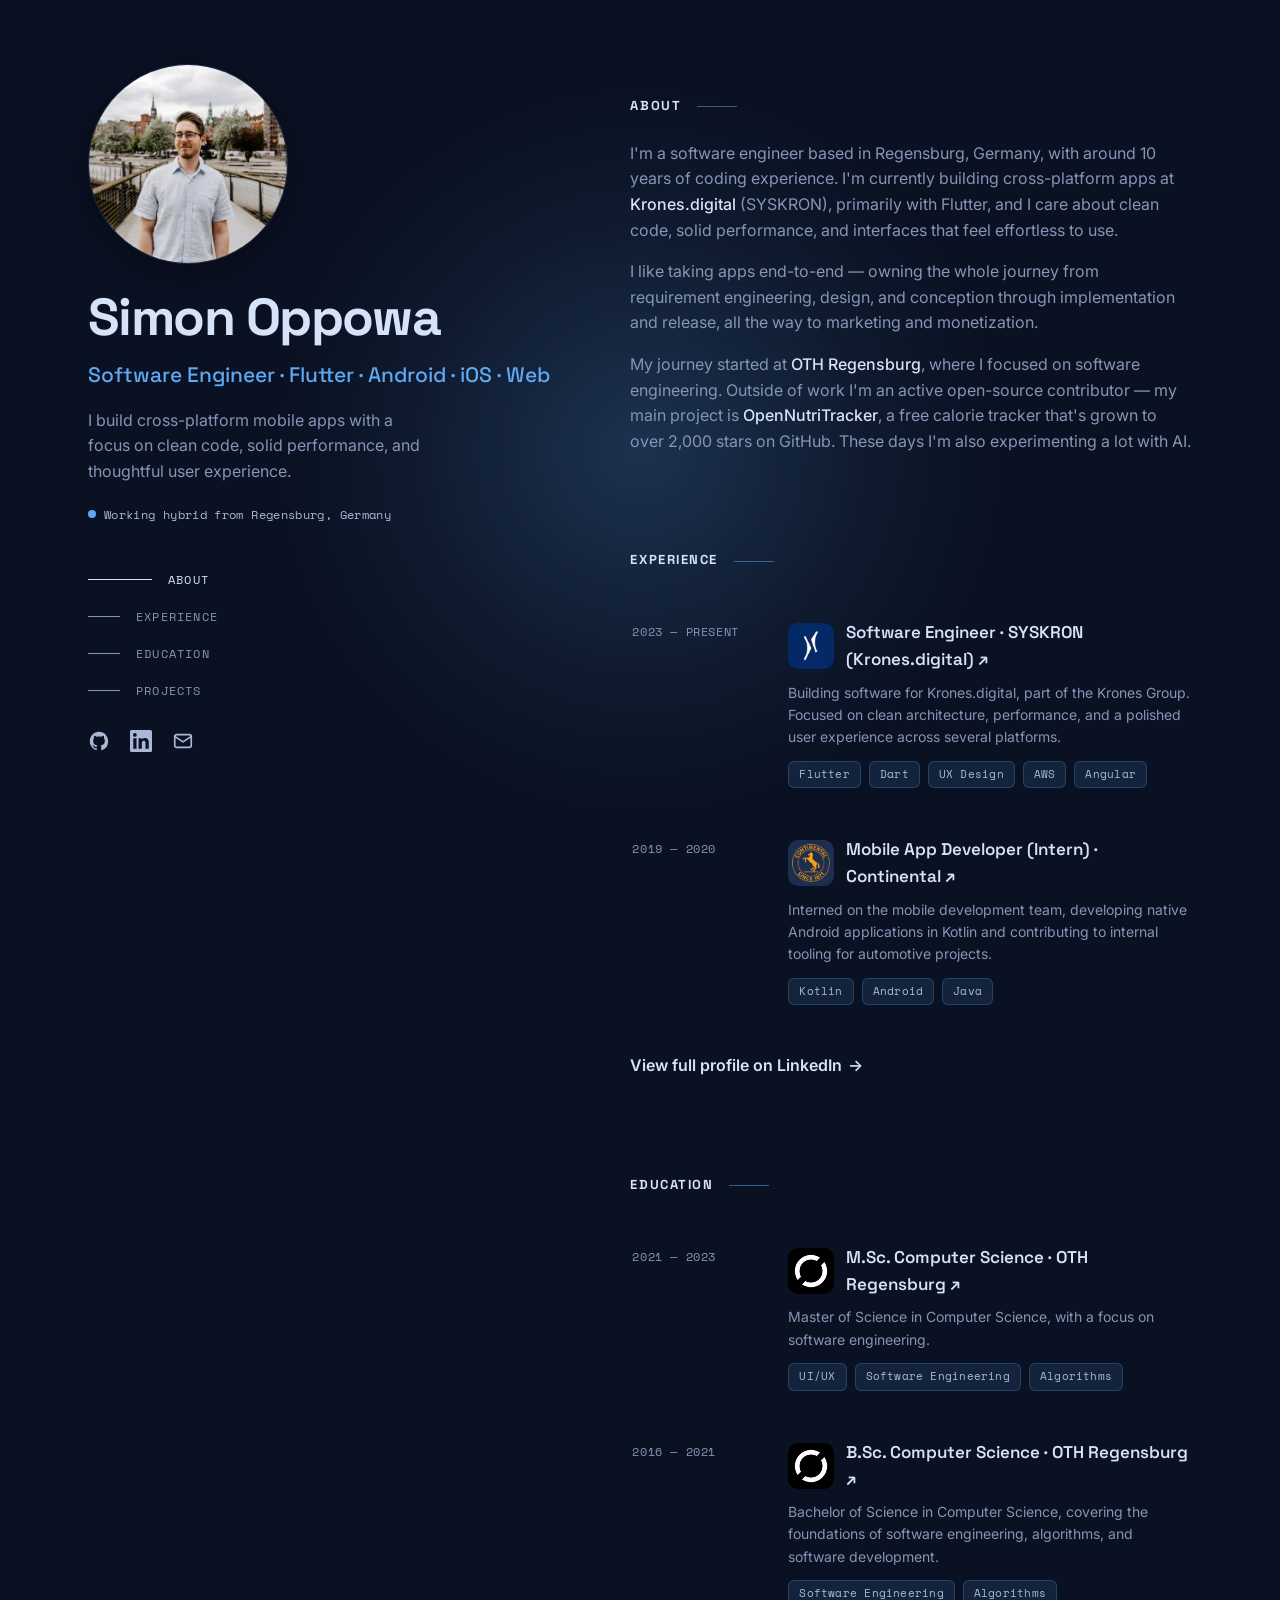
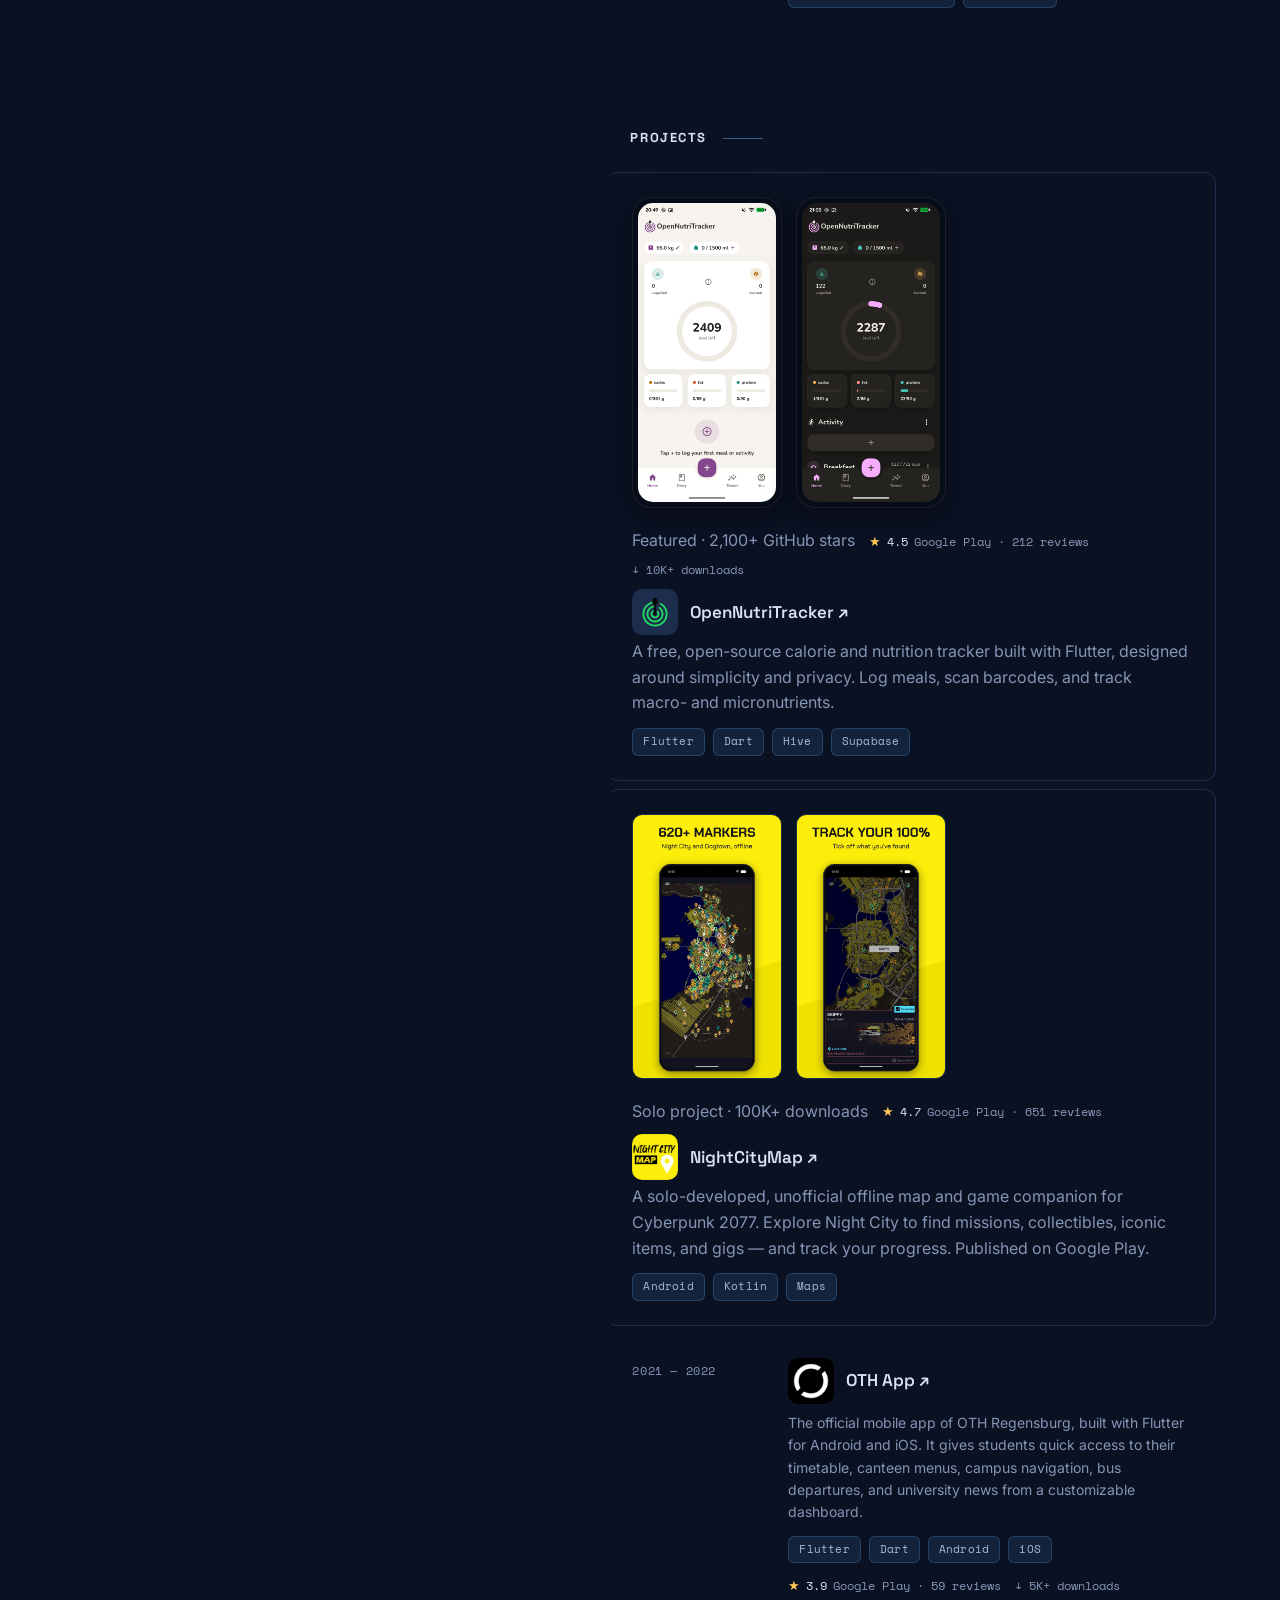
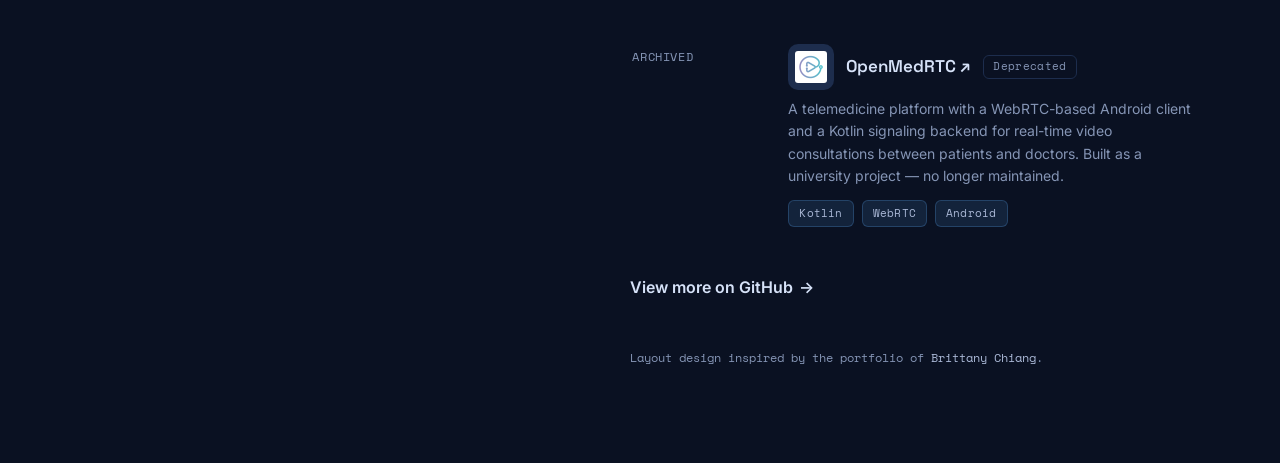
<file: index.html>
<!DOCTYPE html>
<html lang="en">
<head>
  <meta charset="UTF-8" />
  <meta name="viewport" content="width=device-width, initial-scale=1.0" />
  <title>Simon Oppowa — Software Engineer</title>
  <meta name="description" content="Simon Oppowa is a software engineer building iOS, Android, and web apps — creator of OpenNutriTracker and NightCityMap." />
  <link rel="icon" href="favicon.svg" type="image/svg+xml" />
  <link rel="icon" href="assets/favicon-32.png" sizes="32x32" type="image/png" />
  <link rel="apple-touch-icon" href="assets/apple-touch-icon.png" />
  <meta name="theme-color" content="#5ea9f2" />
  <script>document.documentElement.className += " js";</script>
  <style>
    /* Self-hosted fonts (SIL OFL 1.1, licences in assets/fonts/), so no request goes to Google. */
    @font-face { font-family: "Inter"; src: url("assets/fonts/Inter-Variable.ttf") format("truetype"); font-weight: 100 900; font-display: swap; }
    @font-face { font-family: "Space Grotesk"; src: url("assets/fonts/SpaceGrotesk-Variable.ttf") format("truetype"); font-weight: 300 700; font-display: swap; }
    @font-face { font-family: "Space Mono"; src: url("assets/fonts/SpaceMono-Regular.ttf") format("truetype"); font-weight: 400; font-display: swap; }
    @font-face { font-family: "Space Mono"; src: url("assets/fonts/SpaceMono-Bold.ttf") format("truetype"); font-weight: 700; font-display: swap; }
    :root {
      --navy: #0a1122;
      --light-navy: #101c34;
      --lightest-navy: #1d2d4d;
      --navy-shadow: rgba(2, 6, 18, 0.7);
      --slate: #8595b5;
      --light-slate: #aab8d6;
      --lightest-slate: #d6e2f8;
      --white: #eef4ff;
      --teal: #5ea9f2;
      --teal-tint: rgba(94, 169, 242, 0.12);
      --font-sans: "Inter", -apple-system, BlinkMacSystemFont, "Segoe UI", Roboto, sans-serif;
      --font-display: "Space Grotesk", "Inter", sans-serif;
      --font-mono: "Space Mono", "SF Mono", "Fira Code", monospace;
    }

    * { box-sizing: border-box; margin: 0; padding: 0; }

    html { scroll-behavior: smooth; }

    body {
      background-color: var(--navy);
      color: var(--slate);
      font-family: var(--font-sans);
      line-height: 1.6;
      -webkit-font-smoothing: antialiased;
      overflow-x: hidden;
    }

    ::selection { background: var(--teal-tint); color: var(--lightest-slate); }

    /* cursor spotlight */
    #spotlight {
      pointer-events: none;
      position: fixed;
      inset: 0;
      z-index: 1;
      transition: background 0.1s ease;
      background: radial-gradient(
        520px at var(--x, 50%) var(--y, 50%),
        rgba(94, 169, 242, 0.22),
        rgba(94, 169, 242, 0.06) 45%,
        transparent 72%
      );
    }

    a { color: inherit; text-decoration: none; }

    .container {
      position: relative;
      z-index: 2;
      max-width: 1152px;
      margin: 0 auto;
      padding: 0 24px;
    }

    @media (min-width: 1024px) {
      .layout { display: flex; gap: 24px; }
      .sidebar {
        align-self: flex-start;
        min-height: 100vh;
        width: 48%;
        display: flex;
        flex-direction: column;
        padding: 64px 0;
      }
      .sidebar .socials { margin-top: 20px; }
      .content { width: 52%; padding: 96px 0; }
    }

    @media (max-width: 1023px) {
      .sidebar { padding: 64px 0 24px; }
      .content { padding: 0 0 64px; }
    }

    /* ---------- sidebar / intro ---------- */
    .intro h1 {
      font-family: var(--font-display);
      font-size: clamp(42px, 8vw, 52px);
      font-weight: 700;
      color: var(--lightest-slate);
      letter-spacing: -0.03em;
      line-height: 1.05;
    }
    .intro h2 {
      margin-top: 14px;
      font-family: var(--font-display);
      font-size: clamp(18px, 4vw, 21px);
      font-weight: 500;
      color: var(--teal);
    }
    .status {
      display: inline-flex;
      align-items: center;
      gap: 8px;
      margin-top: 20px;
      font-family: var(--font-mono);
      font-size: 12px;
      letter-spacing: 0.03em;
      color: var(--light-slate);
    }
    .status .dot {
      width: 8px;
      height: 8px;
      border-radius: 50%;
      background: var(--teal);
      box-shadow: 0 0 0 0 var(--teal);
      animation: pulse 2s infinite;
    }
    @keyframes pulse {
      0% { box-shadow: 0 0 0 0 rgba(94, 169, 242, 0.5); }
      70% { box-shadow: 0 0 0 8px rgba(94, 169, 242, 0); }
      100% { box-shadow: 0 0 0 0 rgba(94, 169, 242, 0); }
    }

    .avatar {
      width: clamp(160px, 55%, 200px);
      aspect-ratio: 1;
      border-radius: 50%;
      object-fit: cover;
      margin-bottom: 18px;
      border: 1px solid var(--lightest-navy);
      box-shadow: 0 8px 28px rgba(8, 6, 16, 0.55);
    }

    /* project + company logos */
    .card-head { display: flex; align-items: center; gap: 12px; }
    .logo {
      width: 46px;
      height: 46px;
      flex: none;
      border-radius: 10px;
      background: var(--lightest-navy);
      padding: 7px;
      object-fit: contain;
    }
    .clogo {
      width: 46px;
      height: 46px;
      flex: none;
      border-radius: 10px;
      background: var(--lightest-navy);
      object-fit: cover;
    }

    /* featured project with screenshots */
    .featured {
      display: block;
      padding: 24px;
      margin: 0 -24px 8px;
      border-radius: 12px;
      border: 1px solid var(--lightest-navy);
      border-left: 2px solid transparent;
      transition: background 0.2s ease, box-shadow 0.2s ease, transform 0.2s ease, border-color 0.2s ease;
    }
    .featured:hover {
      background: rgba(42, 38, 64, 0.45);
      box-shadow: 0 6px 28px rgba(8, 6, 16, 0.45);
      transform: translateY(-2px);
      border-left-color: var(--teal);
    }
    .featured:hover .card-title { color: var(--teal); }
    .featured .card-title .arrow { display: inline-block; transition: transform 0.2s ease; }
    .featured:hover .card-title .arrow { transform: translate(3px, -3px); }
    .shots { display: flex; gap: 14px; margin-bottom: 20px; }
    .phone {
      flex: 1;
      max-width: 150px;
      padding: 5px;
      background: #060c18;
      border-radius: 20px;
      border: 1px solid rgba(255, 255, 255, 0.08);
      box-shadow: 0 8px 26px rgba(8, 6, 16, 0.5);
    }
    .phone img { display: block; width: 100%; border-radius: 15px; }
    .shot { flex: 1; max-width: 150px; }
    .shot img {
      display: block;
      width: 100%;
      border-radius: 10px;
      border: 1px solid var(--lightest-navy);
    }
    .featured .period { display: inline-block; margin-bottom: 8px; }
    .featured .card-head { margin-bottom: 4px; }
    .meta-row { display: flex; flex-wrap: wrap; align-items: center; gap: 6px 14px; margin-bottom: 10px; }
    .meta-row .period { margin-bottom: 0; }
    .rating {
      display: inline-flex;
      align-items: center;
      gap: 6px;
      font-family: var(--font-mono);
      font-size: 12px;
      color: var(--lightest-slate);
    }
    .rating .star { color: #ffc857; font-size: 13px; }
    .rating .rmuted { color: var(--slate); }
    .dls {
      display: inline-flex;
      align-items: center;
      gap: 5px;
      font-family: var(--font-mono);
      font-size: 12px;
      color: var(--slate);
    }
    .dls-hot {
      color: var(--teal);
      background: var(--teal-tint);
      border: 1px solid rgba(94, 169, 242, 0.32);
      padding: 3px 11px;
      border-radius: 999px;
      font-weight: 700;
    }
    .badge-dep {
      font-family: var(--font-mono);
      font-size: 11px;
      letter-spacing: 0.03em;
      color: var(--slate);
      border: 1px solid var(--lightest-navy);
      padding: 2px 9px;
      border-radius: 6px;
      white-space: nowrap;
    }
    .intro p.tagline {
      margin-top: 16px;
      max-width: 340px;
      font-size: 16px;
      color: var(--slate);
    }

    nav.nav-links {
      margin-top: 36px;
      display: none;
    }
    @media (min-width: 1024px) { nav.nav-links { display: block; } }
    nav.nav-links ul { list-style: none; }
    nav.nav-links li { margin-bottom: 4px; }
    nav.nav-links a {
      display: inline-flex;
      align-items: center;
      font-family: var(--font-mono);
      font-size: 12px;
      font-weight: 500;
      letter-spacing: 0.1em;
      text-transform: uppercase;
      color: var(--slate);
      padding: 6px 0;
      transition: color 0.2s ease;
    }
    nav.nav-links a .indicator {
      display: inline-block;
      height: 1px;
      width: 32px;
      margin-right: 16px;
      background: var(--slate);
      transition: width 0.2s ease, background 0.2s ease;
    }
    nav.nav-links a:hover,
    nav.nav-links a.active { color: var(--lightest-slate); }
    nav.nav-links a:hover .indicator,
    nav.nav-links a.active .indicator { width: 64px; background: var(--lightest-slate); }

    .socials {
      margin-top: 32px;
      display: flex;
      gap: 20px;
    }
    .socials a {
      color: var(--light-slate);
      transition: color 0.2s ease, transform 0.2s ease;
    }
    .socials a:hover { color: var(--teal); transform: translateY(-3px); }
    .socials svg { width: 22px; height: 22px; }

    /* ---------- content sections ---------- */
    section { margin-bottom: 96px; scroll-margin-top: 24px; }
    section:last-of-type { margin-bottom: 48px; }

    .section-heading {
      display: block;
      margin-bottom: 24px;
      font-family: var(--font-display);
      font-size: 13px;
      font-weight: 700;
      letter-spacing: 0.12em;
      text-transform: uppercase;
      color: var(--lightest-slate);
    }
    .section-heading::after {
      content: "";
      display: inline-block;
      width: 40px;
      height: 1px;
      margin-left: 16px;
      vertical-align: middle;
      background: var(--teal);
      opacity: 0.5;
    }
    @media (max-width: 1023px) {
      .section-heading {
        position: sticky;
        top: 0;
        z-index: 3;
        margin: 0 -24px 24px;
        padding: 16px 24px;
        background: rgba(10, 17, 34, 0.85);
        backdrop-filter: blur(8px);
      }
      .section-heading::after { display: none; }
    }

    .prose p { margin-bottom: 16px; color: var(--slate); }
    .prose a.inline {
      color: var(--lightest-slate);
      font-weight: 500;
      transition: color 0.2s ease;
    }
    .prose a.inline:hover { color: var(--teal); }

    /* experience + projects cards */
    .card {
      position: relative;
      display: grid;
      grid-template-columns: 1fr;
      gap: 8px;
      padding: 24px;
      margin: 0 -24px;
      border-radius: 10px;
      border-left: 2px solid transparent;
      transition: background 0.2s ease, box-shadow 0.2s ease, transform 0.2s ease, border-color 0.2s ease;
    }
    @media (min-width: 768px) {
      .card { grid-template-columns: 140px 1fr; gap: 16px; }
    }
    .card:hover {
      background: rgba(42, 38, 64, 0.45);
      box-shadow: 0 6px 28px rgba(8, 6, 16, 0.45);
      transform: translateY(-2px);
      border-left-color: var(--teal);
    }
    .card:hover .card-title { color: var(--teal); }
    .card .period {
      font-family: var(--font-mono);
      font-size: 12px;
      font-weight: 500;
      letter-spacing: 0.05em;
      text-transform: uppercase;
      color: var(--slate);
      padding-top: 3px;
    }
    .card-title {
      font-family: var(--font-display);
      font-size: 17px;
      font-weight: 600;
      color: var(--lightest-slate);
      transition: color 0.2s ease;
    }
    .card-title .arrow { display: inline-block; transition: transform 0.2s ease; }
    .card:hover .card-title .arrow { transform: translate(3px, -3px); }
    .card p.desc { font-size: 14px; margin: 8px 0 0; }

    .tags { margin-top: 12px; display: flex; flex-wrap: wrap; gap: 8px; }
    .tag {
      font-family: var(--font-mono);
      font-size: 11px;
      font-weight: 400;
      letter-spacing: 0.02em;
      color: var(--light-slate);
      background: var(--teal-tint);
      border: 1px solid rgba(94, 169, 242, 0.24);
      padding: 4px 10px;
      border-radius: 6px;
    }

    .more-link {
      display: inline-flex;
      align-items: center;
      gap: 6px;
      margin-top: 24px;
      font-weight: 600;
      color: var(--lightest-slate);
      transition: color 0.2s ease;
    }
    .more-link:hover { color: var(--teal); }
    .more-link .arrow { transition: transform 0.2s ease; }
    .more-link:hover .arrow { transform: translateX(4px); }

    footer {
      max-width: 540px;
      font-family: var(--font-mono);
      font-size: 12px;
      color: var(--slate);
      line-height: 1.5;
    }
    footer a { color: var(--light-slate); transition: color 0.2s ease; }
    footer a:hover { color: var(--teal); }

    /* --- entrance + scroll-reveal animations --- */
    @media (prefers-reduced-motion: no-preference) {
      html.js .reveal {
        opacity: 0;
        transform: translateY(22px);
        transition: opacity 0.7s cubic-bezier(0.2, 0.6, 0.2, 1), transform 0.7s cubic-bezier(0.2, 0.6, 0.2, 1);
      }
      html.js .reveal.visible { opacity: 1; transform: none; }

      html.js .intro > *,
      html.js nav.nav-links,
      html.js .socials {
        opacity: 0;
        animation: enter 0.7s cubic-bezier(0.2, 0.6, 0.2, 1) forwards;
      }
      html.js .avatar { animation-delay: 0.05s; }
      html.js .intro h1 { animation-delay: 0.15s; }
      html.js .intro h2 { animation-delay: 0.25s; }
      html.js .intro .tagline { animation-delay: 0.35s; }
      html.js .intro .status { animation-delay: 0.45s; }
      html.js nav.nav-links { animation-delay: 0.55s; }
      html.js .socials { animation-delay: 0.65s; }
    }
    @keyframes enter {
      from { opacity: 0; transform: translateY(14px); }
      to { opacity: 1; transform: none; }
    }
  </style>
</head>
<body>
  <div id="spotlight"></div>

  <div class="container">
    <div class="layout">
      <!-- ===================== SIDEBAR ===================== -->
      <header class="sidebar">
        <div>
          <div class="intro">
            <img class="avatar" src="assets/avatar.jpg" alt="Simon Oppowa" />
            <h1><a href="/">Simon Oppowa</a></h1>
            <h2>Software Engineer · Flutter · Android · iOS · Web</h2>
            <p class="tagline">I build cross-platform mobile apps with a focus on clean code, solid performance, and thoughtful user experience.</p>
            <span class="status"><span class="dot"></span>Working hybrid from Regensburg, Germany</span>
          </div>

          <nav class="nav-links" aria-label="In-page jump links">
            <ul>
              <li><a href="#about" class="active"><span class="indicator"></span>About</a></li>
              <li><a href="#experience"><span class="indicator"></span>Experience</a></li>
              <li><a href="#education"><span class="indicator"></span>Education</a></li>
              <li><a href="#projects"><span class="indicator"></span>Projects</a></li>
            </ul>
          </nav>
        </div>

        <ul class="socials" style="list-style:none;">
          <li><a href="https://github.com/simonoppowa" aria-label="GitHub" target="_blank" rel="noreferrer">
            <svg viewBox="0 0 24 24" fill="currentColor"><path d="M12 2C6.48 2 2 6.58 2 12.26c0 4.5 2.87 8.32 6.84 9.67.5.1.68-.22.68-.49 0-.24-.01-.87-.01-1.71-2.78.62-3.37-1.37-3.37-1.37-.45-1.18-1.11-1.5-1.11-1.5-.91-.64.07-.62.07-.62 1 .07 1.53 1.06 1.53 1.06.89 1.56 2.34 1.11 2.91.85.09-.66.35-1.11.63-1.37-2.22-.26-4.55-1.14-4.55-5.07 0-1.12.39-2.03 1.03-2.75-.1-.26-.45-1.3.1-2.7 0 0 .84-.28 2.75 1.05a9.36 9.36 0 0 1 2.5-.34c.85 0 1.71.12 2.5.34 1.91-1.33 2.75-1.05 2.75-1.05.55 1.4.2 2.44.1 2.7.64.72 1.03 1.63 1.03 2.75 0 3.94-2.34 4.81-4.57 5.06.36.32.68.94.68 1.9 0 1.37-.01 2.47-.01 2.81 0 .27.18.6.69.49A10.02 10.02 0 0 0 22 12.26C22 6.58 17.52 2 12 2Z"/></svg>
          </a></li>
          <li><a href="https://www.linkedin.com/in/simon-oppowa" aria-label="LinkedIn" target="_blank" rel="noreferrer">
            <svg viewBox="0 0 24 24" fill="currentColor"><path d="M20.45 20.45h-3.55v-5.57c0-1.33-.02-3.04-1.85-3.04-1.85 0-2.13 1.45-2.13 2.94v5.67H9.36V9h3.41v1.56h.05c.48-.9 1.63-1.85 3.36-1.85 3.6 0 4.27 2.37 4.27 5.45v6.29ZM5.34 7.43a2.06 2.06 0 1 1 0-4.12 2.06 2.06 0 0 1 0 4.12ZM7.12 20.45H3.56V9h3.56v11.45ZM22.22 0H1.77C.8 0 0 .78 0 1.75v20.5C0 23.22.8 24 1.77 24h20.45c.98 0 1.78-.78 1.78-1.75V1.75C24 .78 23.2 0 22.22 0Z"/></svg>
          </a></li>
          <li><a href="mailto:simon.oppowa-dev@proton.me" aria-label="Email">
            <svg viewBox="0 0 24 24" fill="none" stroke="currentColor" stroke-width="1.8" stroke-linecap="round" stroke-linejoin="round"><rect x="3" y="5" width="18" height="14" rx="2"/><path d="m3 7 9 6 9-6"/></svg>
          </a></li>
        </ul>
      </header>

      <!-- ===================== CONTENT ===================== -->
      <main class="content">
        <!-- ABOUT -->
        <section id="about">
          <h2 class="section-heading">About</h2>
          <div class="prose reveal">
            <p>
              I'm a software engineer based in Regensburg, Germany, with around 10 years of
              coding experience. I'm currently building cross-platform apps at
              <a class="inline" href="https://krones.digital" target="_blank" rel="noreferrer">Krones.digital</a> (SYSKRON),
              primarily with Flutter, and I care about clean code, solid performance, and interfaces
              that feel effortless to use.
            </p>
            <p>
              I like taking apps end-to-end — owning the whole journey from requirement engineering,
              design, and conception through implementation and release, all the way to marketing and
              monetization.
            </p>
            <p>
              My journey started at
              <a class="inline" href="https://www.oth-regensburg.de" target="_blank" rel="noreferrer">OTH Regensburg</a>, where I focused on software engineering.
              Outside of work I'm an active open-source contributor — my main project is
              <a class="inline" href="https://github.com/simonoppowa/OpenNutriTracker" target="_blank" rel="noreferrer">OpenNutriTracker</a>,
              a free calorie tracker that's grown to over 2,000 stars on GitHub. These days I'm also experimenting a lot with AI.
            </p>
          </div>
        </section>

        <!-- EXPERIENCE -->
        <section id="experience">
          <h2 class="section-heading">Experience</h2>

          <a class="card reveal" href="https://www.syskron.com" target="_blank" rel="noreferrer">
            <div class="period">2023 — Present</div>
            <div>
              <div class="card-head">
                <img class="clogo" src="assets/syskron-logo.png" alt="SYSKRON / Krones logo" loading="lazy" />
                <h3 class="card-title">Software Engineer · SYSKRON (Krones.digital) <span class="arrow">↗</span></h3>
              </div>
              <p class="desc">
                Building software for Krones.digital, part of the
                Krones Group. Focused on clean architecture, performance, and a polished user
                experience across several platforms.
              </p>
              <div class="tags">
                <span class="tag">Flutter</span>
                <span class="tag">Dart</span>
                <span class="tag">UX Design</span>
                <span class="tag">AWS</span>
                <span class="tag">Angular</span>
              </div>
            </div>
          </a>

          <a class="card reveal" href="https://www.continental.com" target="_blank" rel="noreferrer">
            <div class="period">2019 — 2020</div>
            <div>
              <div class="card-head">
                <img class="clogo" src="assets/continental-logo.png" alt="Continental logo" loading="lazy" />
                <h3 class="card-title">Mobile App Developer (Intern) · Continental <span class="arrow">↗</span></h3>
              </div>
              <p class="desc">
                Interned on the mobile development team, developing native Android applications in
                Kotlin and contributing to internal tooling for automotive projects.
              </p>
              <div class="tags">
                <span class="tag">Kotlin</span>
                <span class="tag">Android</span>
                <span class="tag">Java</span>
              </div>
            </div>
          </a>

          <a class="more-link" href="https://www.linkedin.com/in/simon-oppowa" target="_blank" rel="noreferrer">View full profile on LinkedIn <span class="arrow">→</span></a>
        </section>

        <!-- EDUCATION -->
        <section id="education">
          <h2 class="section-heading">Education</h2>

          <a class="card reveal" href="https://www.oth-regensburg.de" target="_blank" rel="noreferrer">
            <div class="period">2021 — 2023</div>
            <div>
              <div class="card-head">
                <img class="clogo" src="assets/oth-logo.png" alt="OTH Regensburg logo" loading="lazy" />
                <h3 class="card-title">M.Sc. Computer Science · OTH Regensburg <span class="arrow">↗</span></h3>
              </div>
              <p class="desc">
                Master of Science in Computer Science, with a focus on software engineering.
              </p>
              <div class="tags">
                <span class="tag">UI/UX</span>
                <span class="tag">Software Engineering</span>
                <span class="tag">Algorithms</span>
              </div>
            </div>
          </a>

          <a class="card reveal" href="https://www.oth-regensburg.de" target="_blank" rel="noreferrer">
            <div class="period">2016 — 2021</div>
            <div>
              <div class="card-head">
                <img class="clogo" src="assets/oth-logo.png" alt="OTH Regensburg logo" loading="lazy" />
                <h3 class="card-title">B.Sc. Computer Science · OTH Regensburg <span class="arrow">↗</span></h3>
              </div>
              <p class="desc">
                Bachelor of Science in Computer Science, covering the foundations of software
                engineering, algorithms, and software development.
              </p>
              <div class="tags">
                <span class="tag">Software Engineering</span>
                <span class="tag">Algorithms</span>
              </div>
            </div>
          </a>
        </section>

        <!-- PROJECTS -->
        <section id="projects">
          <h2 class="section-heading">Projects</h2>

          <a class="featured reveal" href="https://github.com/simonoppowa/OpenNutriTracker" target="_blank" rel="noreferrer">
            <div class="shots">
              <div class="phone"><img src="assets/ont-home-light.png" alt="OpenNutriTracker home screen, light theme" loading="lazy" /></div>
              <div class="phone"><img src="assets/ont-home-dark.png" alt="OpenNutriTracker home screen, dark theme" loading="lazy" /></div>
            </div>
            <div class="meta-row">
              <span class="period">Featured · 2,100+ GitHub stars</span>
              <span class="rating"><span class="star">★</span> 4.5 <span class="rmuted">Google Play · 212 reviews</span></span>
              <span class="dls">↓ 10K+ downloads</span>
            </div>
            <div class="card-head">
              <img class="logo" src="assets/ont-logo.png" alt="OpenNutriTracker logo" loading="lazy" />
              <h3 class="card-title">OpenNutriTracker <span class="arrow">↗</span></h3>
            </div>
            <p class="desc">
              A free, open-source calorie and nutrition tracker built with Flutter, designed around
              simplicity and privacy. Log meals, scan barcodes, and track macro- and micronutrients.
            </p>
            <div class="tags">
              <span class="tag">Flutter</span>
              <span class="tag">Dart</span>
              <span class="tag">Hive</span>
              <span class="tag">Supabase</span>
            </div>
          </a>

          <a class="featured reveal" href="https://play.google.com/store/apps/details?id=de.simono.nightcitymap" target="_blank" rel="noreferrer">
            <div class="shots">
              <div class="shot"><img src="assets/nightcitymap-3.png" alt="NightCityMap interactive map with 620+ markers across Night City and Dogtown" loading="lazy" /></div>
              <div class="shot"><img src="assets/nightcitymap-2.png" alt="NightCityMap location detail view with completion tracking" loading="lazy" /></div>
            </div>
            <div class="meta-row">
              <span class="period">Solo project · 100K+ downloads</span>
              <span class="rating"><span class="star">★</span> 4.7 <span class="rmuted">Google Play · 651 reviews</span></span>
            </div>
            <div class="card-head">
              <img class="clogo" src="assets/nightcitymap-logo.png" alt="NightCityMap logo" loading="lazy" />
              <h3 class="card-title">NightCityMap <span class="arrow">↗</span></h3>
            </div>
            <p class="desc">
              A solo-developed, unofficial offline map and game companion for Cyberpunk 2077. Explore
              Night City to find missions, collectibles, iconic items, and gigs — and track your
              progress. Published on Google Play.
            </p>
            <div class="tags">
              <span class="tag">Android</span>
              <span class="tag">Kotlin</span>
              <span class="tag">Maps</span>
            </div>
          </a>

          <a class="card reveal" href="https://play.google.com/store/apps/details?id=oth.oth_app" target="_blank" rel="noreferrer">
            <div class="period">2021 — 2022</div>
            <div>
              <div class="card-head">
                <img class="clogo" src="assets/oth-app-logo.png" alt="OTH App logo" loading="lazy" />
                <h3 class="card-title">OTH App <span class="arrow">↗</span></h3>
              </div>
              <p class="desc">
                The official mobile app of OTH Regensburg, built with Flutter for Android and iOS. It
                gives students quick access to their timetable, canteen menus, campus navigation, bus
                departures, and university news from a customizable dashboard.
              </p>
              <div class="tags">
                <span class="tag">Flutter</span>
                <span class="tag">Dart</span>
                <span class="tag">Android</span>
                <span class="tag">iOS</span>
              </div>
              <div class="meta-row" style="margin-top: 12px; margin-bottom: 0;">
                <span class="rating"><span class="star">★</span> 3.9 <span class="rmuted">Google Play · 59 reviews</span></span>
                <span class="dls">↓ 5K+ downloads</span>
              </div>
            </div>
          </a>

          <a class="card reveal" href="https://github.com/simonoppowa/OpenMedRTC-Android" target="_blank" rel="noreferrer">
            <div class="period">Archived</div>
            <div>
              <div class="card-head">
                <img class="logo" src="assets/openmedrtc-logo.png" alt="OpenMedRTC logo" loading="lazy" />
                <h3 class="card-title">OpenMedRTC <span class="arrow">↗</span></h3>
                <span class="badge-dep">Deprecated</span>
              </div>
              <p class="desc">
                A telemedicine platform with a WebRTC-based Android client and a Kotlin signaling
                backend for real-time video consultations between patients and doctors. Built as a
                university project — no longer maintained.
              </p>
              <div class="tags">
                <span class="tag">Kotlin</span>
                <span class="tag">WebRTC</span>
                <span class="tag">Android</span>
              </div>
            </div>
          </a>

          <a class="more-link" href="https://github.com/simonoppowa" target="_blank" rel="noreferrer">View more on GitHub <span class="arrow">→</span></a>
        </section>

        <footer>
          <p>
            Layout design inspired by the portfolio of
            <a href="https://brittanychiang.com" target="_blank" rel="noreferrer">Brittany Chiang</a>.
          </p>
        </footer>
      </main>
    </div>
  </div>

  <script>
    // cursor spotlight
    const spotlight = document.getElementById("spotlight");
    window.addEventListener("pointermove", (e) => {
      spotlight.style.setProperty("--x", e.clientX + "px");
      spotlight.style.setProperty("--y", e.clientY + "px");
    });

    // active nav link on scroll
    const links = document.querySelectorAll("nav.nav-links a");
    const sections = [...links].map((a) => document.querySelector(a.getAttribute("href")));
    const observer = new IntersectionObserver(
      (entries) => {
        entries.forEach((entry) => {
          if (entry.isIntersecting) {
            const id = entry.target.id;
            links.forEach((a) =>
              a.classList.toggle("active", a.getAttribute("href") === "#" + id)
            );
          }
        });
      },
      { rootMargin: "-40% 0px -55% 0px" }
    );
    sections.forEach((s) => s && observer.observe(s));

    // scroll-reveal with a gentle per-section stagger
    (function () {
      var reduce = window.matchMedia("(prefers-reduced-motion: reduce)").matches;
      var reveals = document.querySelectorAll(".reveal");
      if (reduce || !("IntersectionObserver" in window)) {
        reveals.forEach(function (el) { el.classList.add("visible"); });
        return;
      }
      document.querySelectorAll("section").forEach(function (sec) {
        sec.querySelectorAll(".reveal").forEach(function (el, i) {
          el.style.transitionDelay = Math.min(i * 80, 320) + "ms";
        });
      });
      var revealObserver = new IntersectionObserver(
        function (entries) {
          entries.forEach(function (e) {
            if (e.isIntersecting) {
              e.target.classList.add("visible");
              revealObserver.unobserve(e.target);
            }
          });
        },
        { rootMargin: "0px 0px -10% 0px", threshold: 0.1 }
      );
      reveals.forEach(function (el) { revealObserver.observe(el); });
    })();
  </script>
</body>
</html>
</file>
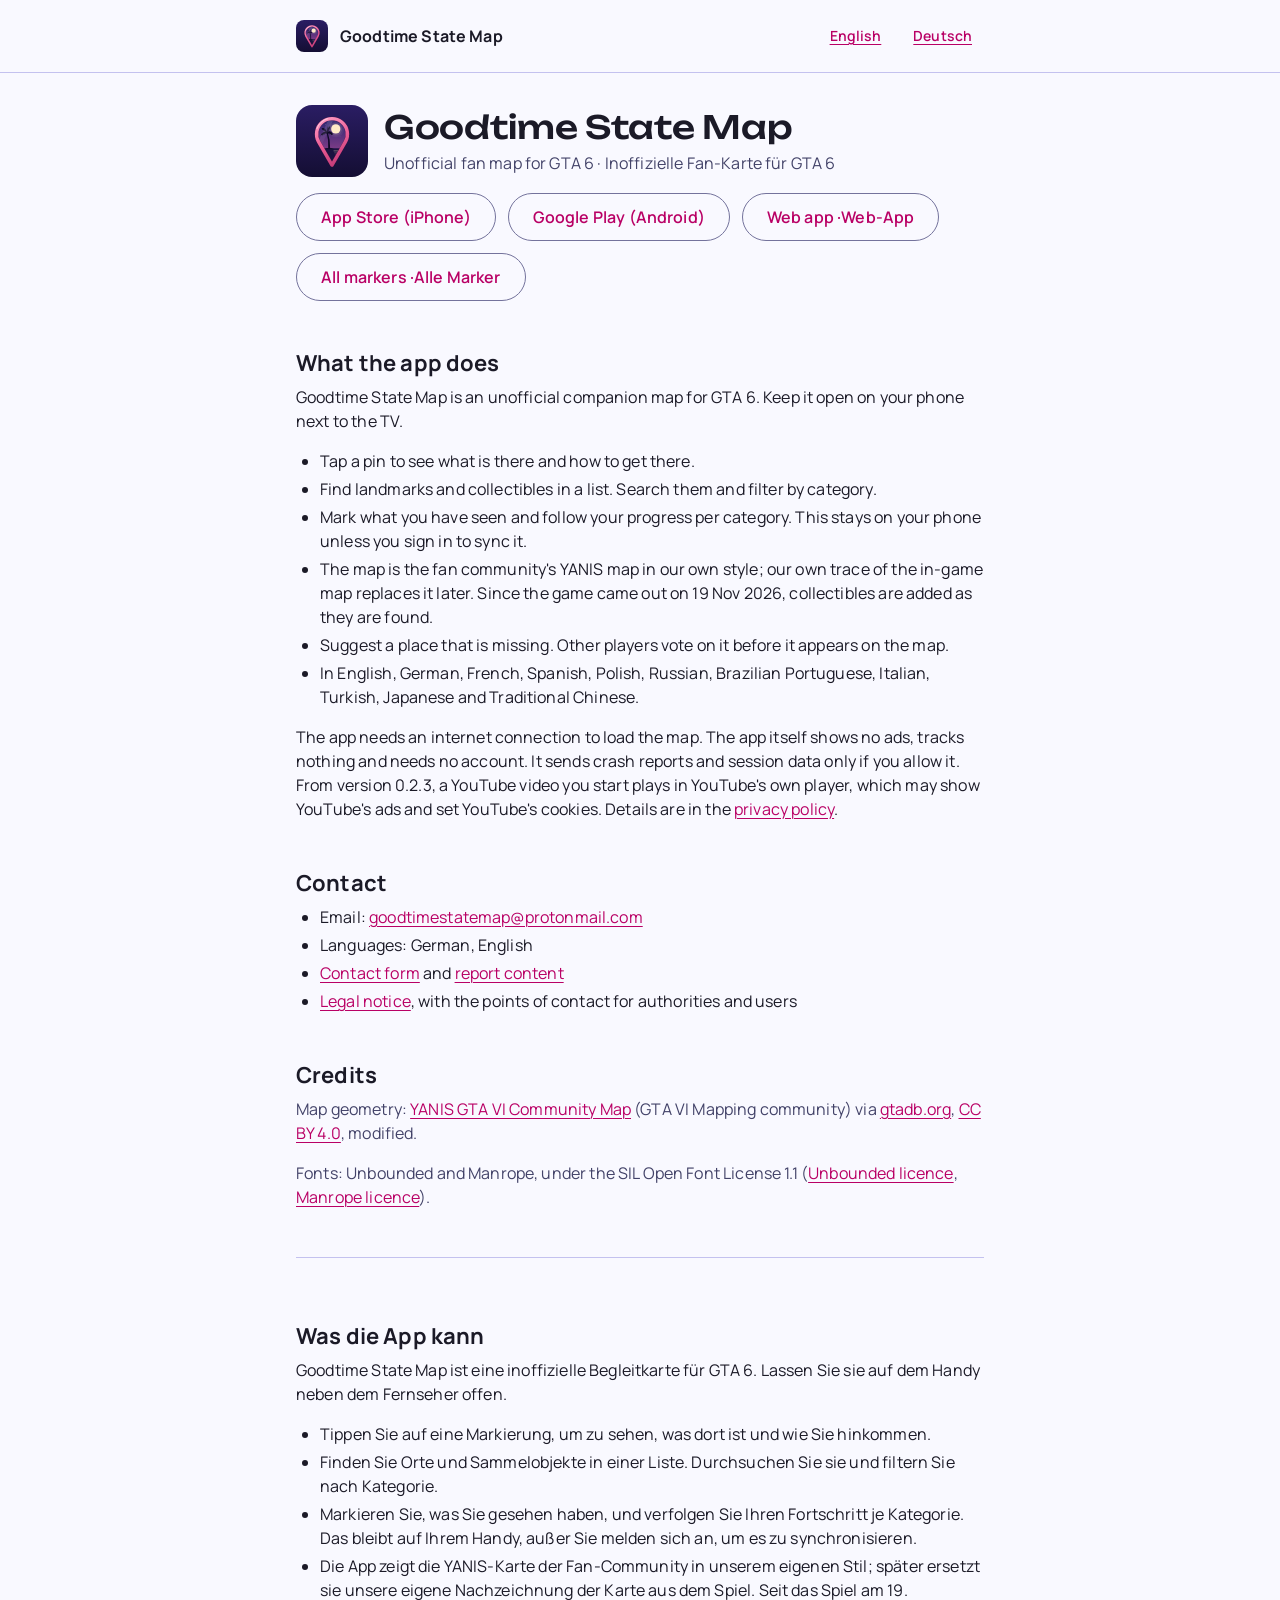
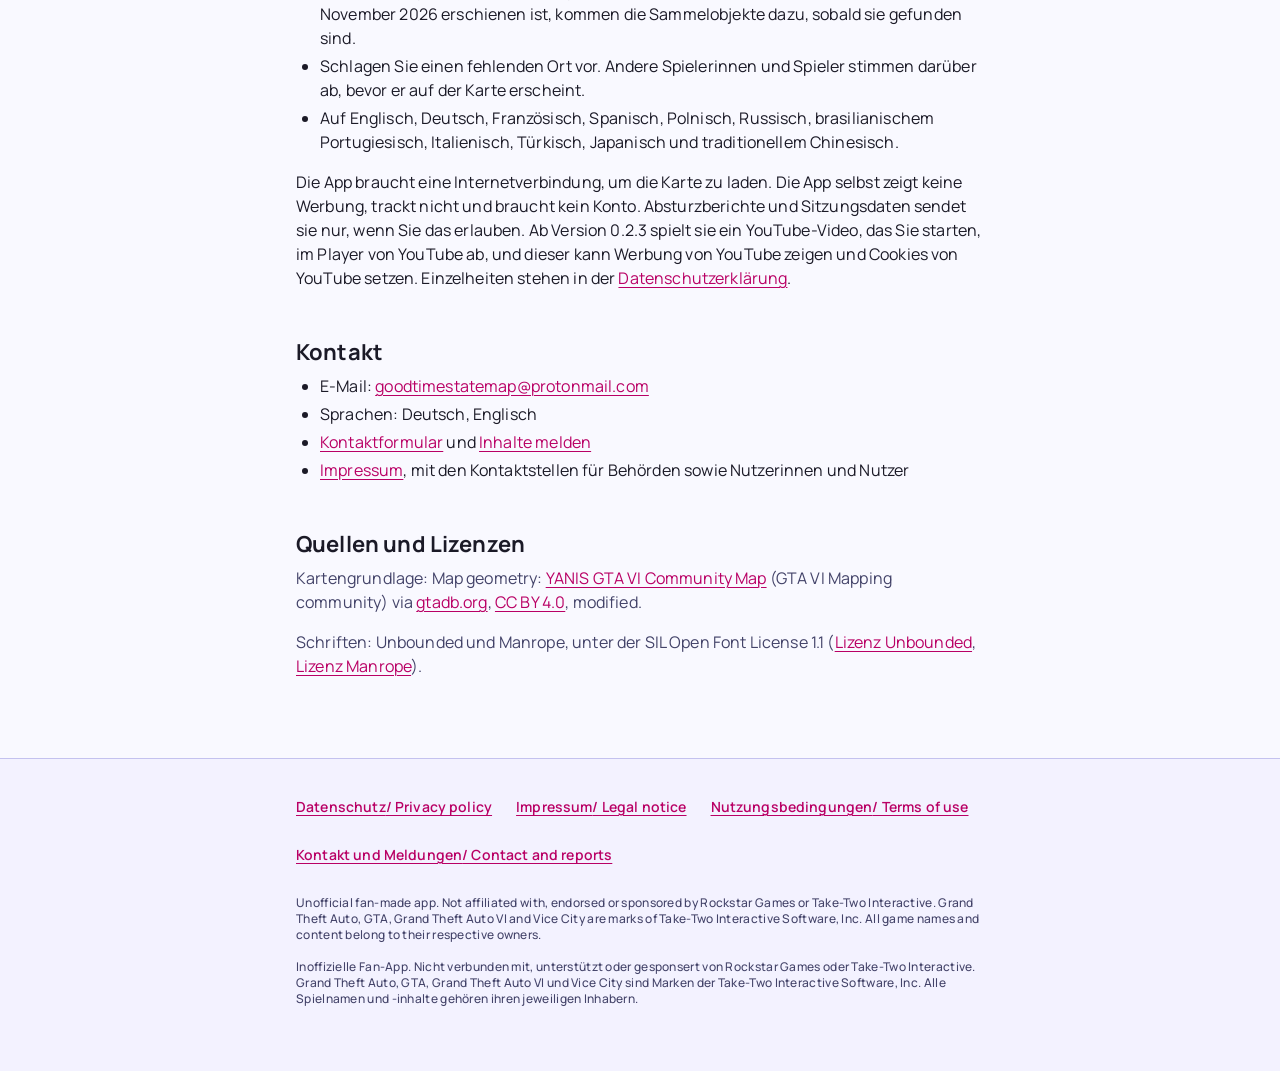
<file: goodtime-state-map/index.html>
<!doctype html>
<html lang="en">
<head>
  <meta charset="utf-8">
  <meta name="viewport" content="width=device-width, initial-scale=1">
  <meta http-equiv="Content-Security-Policy" content="default-src 'none'; style-src 'self'; font-src 'self'; img-src 'self'; base-uri 'none'; form-action 'none'">
  <meta name="referrer" content="no-referrer">
  <title>Goodtime State Map</title>
  <meta name="description" content="Unofficial fan map for GTA 6: landmarks, collectibles and a checklist on your phone.">
  <link rel="icon" href="icon.svg" type="image/svg+xml">
  <link rel="stylesheet" href="style.css">
</head>
<body>

  <header class="site-header">
    <div class="wrap header-row">
      <a class="brand" href="./"><img src="icon.svg" alt="" width="32" height="32"><span>Goodtime State Map</span></a>
      <nav class="lang-switch" aria-label="Language / Sprache">
        <a href="#en" hreflang="en">English</a>
        <a href="#de" hreflang="de" lang="de">Deutsch</a>
      </nav>
    </div>
  </header>

  <main class="wrap">
    <div class="hero">
      <img src="icon.svg" alt="" width="72" height="72">
      <div>
        <h1>Goodtime State Map</h1>
        <p class="tagline">Unofficial fan map for GTA 6 · <span lang="de">Inoffizielle Fan-Karte für GTA 6</span></p>
      </div>
    </div>

    <nav aria-label="Download">
      <ul class="store-links">
        <li><a href="https://apps.apple.com/app/id6829046073">App Store (iPhone)</a></li>
        <li><a href="https://play.google.com/store/apps/details?id=de.simono.goodtimestatemap">Google Play (Android)</a></li>
        <li><a href="https://goodtimestatemap.com/">Web app · <span lang="de">Web-App</span></a></li>
        <li><a href="https://goodtimestatemap.com/p/">All markers · <span lang="de">Alle Marker</span></a></li>
      </ul>
    </nav>

    <section class="lang-section" id="en" lang="en" aria-labelledby="en-title">
      <h2 id="en-title">What the app does</h2>
      <p>Goodtime State Map is an unofficial companion map for GTA 6. Keep it open on your phone next to the TV.</p>
      <ul>
        <li>Tap a pin to see what is there and how to get there.</li>
        <li>Find landmarks and collectibles in a list. Search them and filter by category.</li>
        <li>Mark what you have seen and follow your progress per category. This stays on your phone unless you sign in to sync it.</li>
        <li>The map is the fan community's YANIS map in our own style; our own trace of the in-game map replaces it later. Since the game came out on 19 Nov 2026, collectibles are added as they are found.</li>
        <li>Suggest a place that is missing. Other players vote on it before it appears on the map.</li>
        <li>In English, German, French, Spanish, Polish, Russian, Brazilian Portuguese, Italian, Turkish, Japanese and Traditional Chinese.</li>
      </ul>
      <p>The app needs an internet connection to load the map. The app itself shows no ads, tracks nothing and needs no account. It sends crash reports and session data only if you allow it. From version 0.2.3, a YouTube video you start plays in YouTube's own player, which may show YouTube's ads and set YouTube's cookies. Details are in the <a href="privacy/#en">privacy policy</a>.</p>

      <h2>Contact</h2>
      <ul>
        <li>Email: <a href="mailto:goodtimestatemap@protonmail.com">goodtimestatemap@protonmail.com</a></li>
        <li>Languages: German, English</li>
        <li><a href="contact/?lang=en#contact">Contact form</a> and <a href="contact/?lang=en#report">report content</a></li>
        <li><a href="impressum/#en">Legal notice</a>, with the points of contact for authorities and users</li>
      </ul>

      <h2>Credits</h2>
      <p class="muted">Map geometry: <a href="https://github.com/rolux/gta6map">YANIS GTA VI Community Map</a> (GTA VI Mapping community) via <a href="https://gtadb.org/">gtadb.org</a>, <a href="https://creativecommons.org/licenses/by/4.0/">CC BY 4.0</a>, modified.</p>
      <p class="muted">Fonts: Unbounded and Manrope, under the SIL Open Font License 1.1 (<a href="fonts/Unbounded-OFL.txt">Unbounded licence</a>, <a href="fonts/Manrope-OFL.txt">Manrope licence</a>).</p>
    </section>

    <section class="lang-section" id="de" lang="de" aria-labelledby="de-title">
      <h2 id="de-title">Was die App kann</h2>
      <p>Goodtime State Map ist eine inoffizielle Begleitkarte für GTA 6. Lassen Sie sie auf dem Handy neben dem Fernseher offen.</p>
      <ul>
        <li>Tippen Sie auf eine Markierung, um zu sehen, was dort ist und wie Sie hinkommen.</li>
        <li>Finden Sie Orte und Sammelobjekte in einer Liste. Durchsuchen Sie sie und filtern Sie nach Kategorie.</li>
        <li>Markieren Sie, was Sie gesehen haben, und verfolgen Sie Ihren Fortschritt je Kategorie. Das bleibt auf Ihrem Handy, außer Sie melden sich an, um es zu synchronisieren.</li>
        <li>Die App zeigt die YANIS-Karte der Fan-Community in unserem eigenen Stil; später ersetzt sie unsere eigene Nachzeichnung der Karte aus dem Spiel. Seit das Spiel am 19. November 2026 erschienen ist, kommen die Sammelobjekte dazu, sobald sie gefunden sind.</li>
        <li>Schlagen Sie einen fehlenden Ort vor. Andere Spielerinnen und Spieler stimmen darüber ab, bevor er auf der Karte erscheint.</li>
        <li>Auf Englisch, Deutsch, Französisch, Spanisch, Polnisch, Russisch, brasilianischem Portugiesisch, Italienisch, Türkisch, Japanisch und traditionellem Chinesisch.</li>
      </ul>
      <p>Die App braucht eine Internetverbindung, um die Karte zu laden. Die App selbst zeigt keine Werbung, trackt nicht und braucht kein Konto. Absturzberichte und Sitzungsdaten sendet sie nur, wenn Sie das erlauben. Ab Version 0.2.3 spielt sie ein YouTube-Video, das Sie starten, im Player von YouTube ab, und dieser kann Werbung von YouTube zeigen und Cookies von YouTube setzen. Einzelheiten stehen in der <a href="privacy/#de">Datenschutzerklärung</a>.</p>

      <h2>Kontakt</h2>
      <ul>
        <li>E-Mail: <a href="mailto:goodtimestatemap@protonmail.com">goodtimestatemap@protonmail.com</a></li>
        <li>Sprachen: Deutsch, Englisch</li>
        <li><a href="contact/?lang=de#contact">Kontaktformular</a> und <a href="contact/?lang=de#report">Inhalte melden</a></li>
        <li><a href="impressum/#de">Impressum</a>, mit den Kontaktstellen für Behörden sowie Nutzerinnen und Nutzer</li>
      </ul>

      <h2>Quellen und Lizenzen</h2>
      <p class="muted">Kartengrundlage: <span lang="en">Map geometry: <a href="https://github.com/rolux/gta6map">YANIS GTA VI Community Map</a> (GTA VI Mapping community) via <a href="https://gtadb.org/">gtadb.org</a>, <a href="https://creativecommons.org/licenses/by/4.0/deed.de">CC BY 4.0</a>, modified.</span></p>
      <p class="muted">Schriften: Unbounded und Manrope, unter der SIL Open Font License 1.1 (<a href="fonts/Unbounded-OFL.txt">Lizenz Unbounded</a>, <a href="fonts/Manrope-OFL.txt">Lizenz Manrope</a>).</p>
    </section>
  </main>

  <footer class="site-footer">
    <div class="wrap">
      <nav aria-label="Legal / Rechtliches">
        <ul class="footer-links">
          <li><a href="privacy/"><span lang="de">Datenschutz</span> / Privacy policy</a></li>
          <li><a href="impressum/"><span lang="de">Impressum</span> / Legal notice</a></li>
          <li><a href="terms/"><span lang="de">Nutzungsbedingungen</span> / Terms of use</a></li>
          <li><a href="contact/"><span lang="de">Kontakt und Meldungen</span> / Contact and reports</a></li>
        </ul>
      </nav>
      <p class="disclaimer" lang="en">Unofficial fan-made app. Not affiliated with, endorsed or sponsored by Rockstar Games or Take-Two Interactive. Grand Theft Auto, GTA, Grand Theft Auto VI and Vice City are marks of Take-Two Interactive Software, Inc. All game names and content belong to their respective owners.</p>
      <p class="disclaimer" lang="de">Inoffizielle Fan-App. Nicht verbunden mit, unterstützt oder gesponsert von Rockstar Games oder Take-Two Interactive. Grand Theft Auto, GTA, Grand Theft Auto VI und Vice City sind Marken der Take-Two Interactive Software, Inc. Alle Spielnamen und -inhalte gehören ihren jeweiligen Inhabern.</p>
    </div>
  </footer>
</body>
</html>
</file>
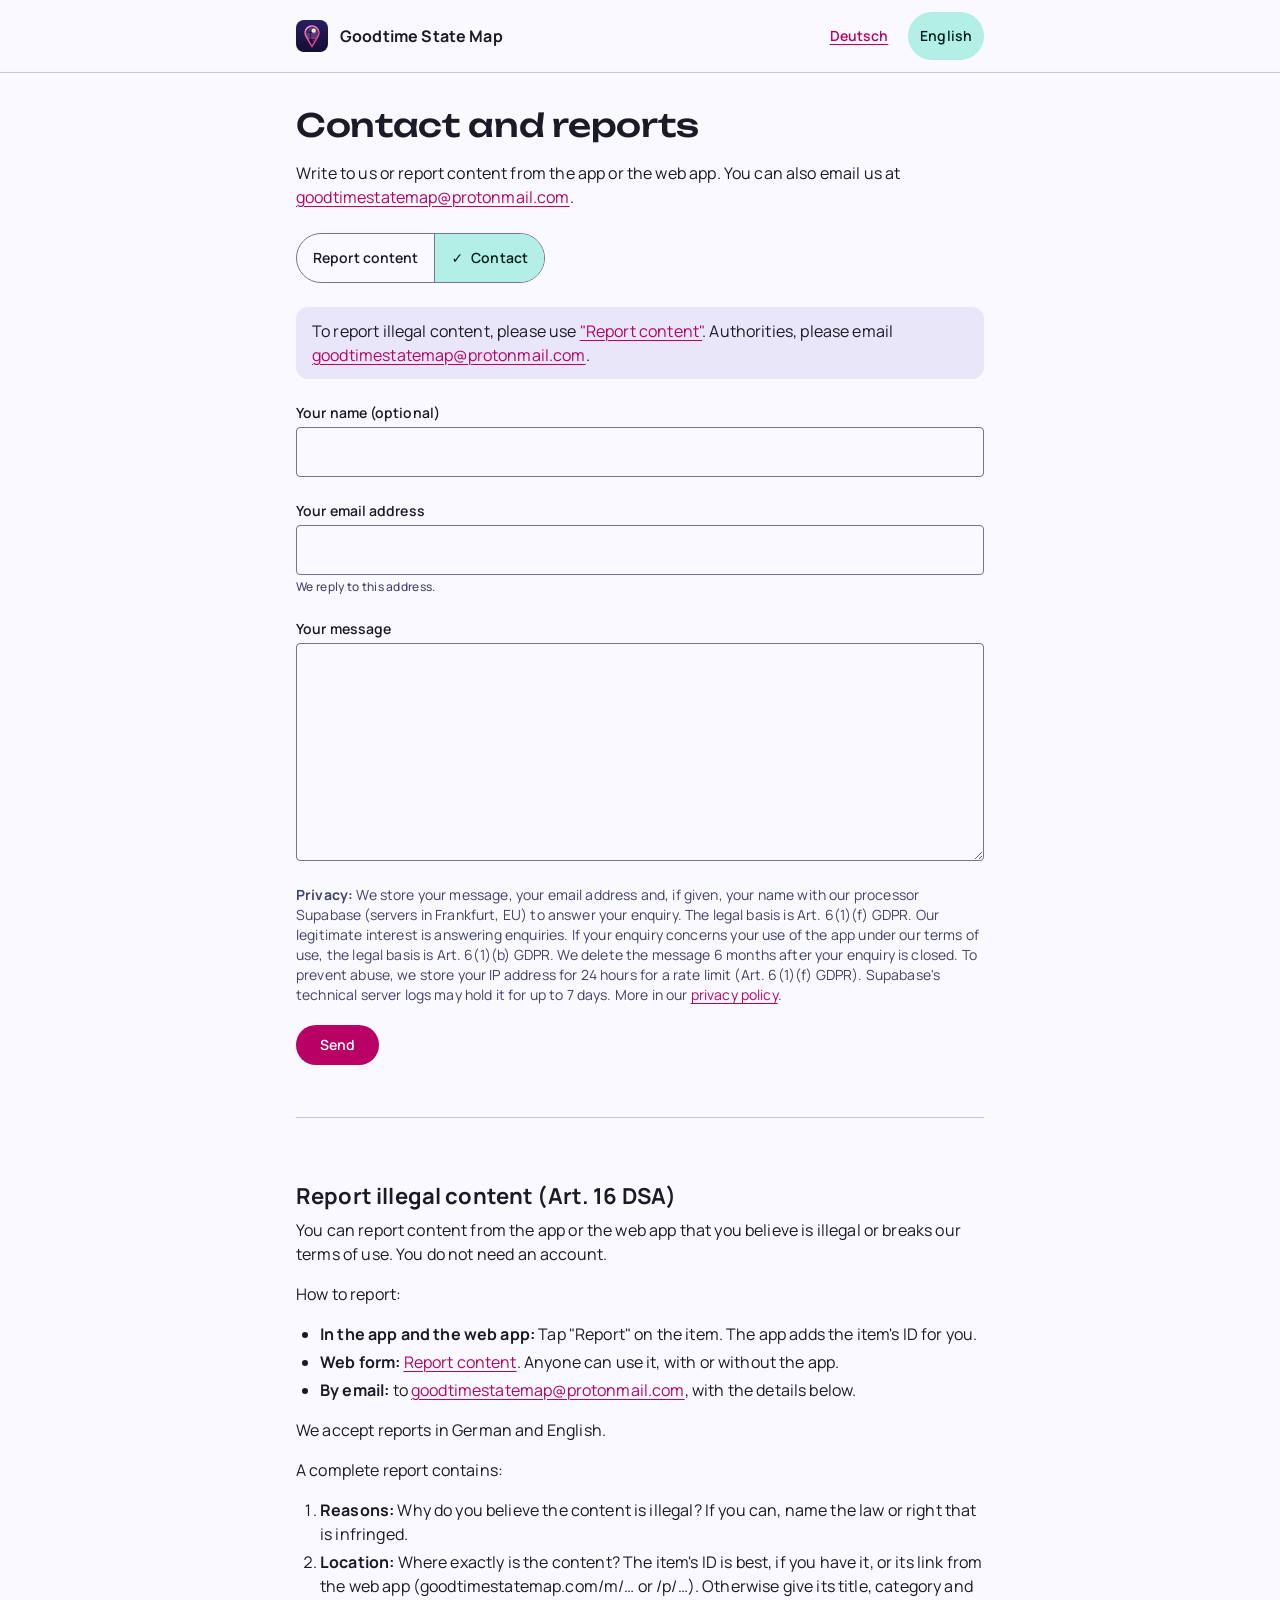
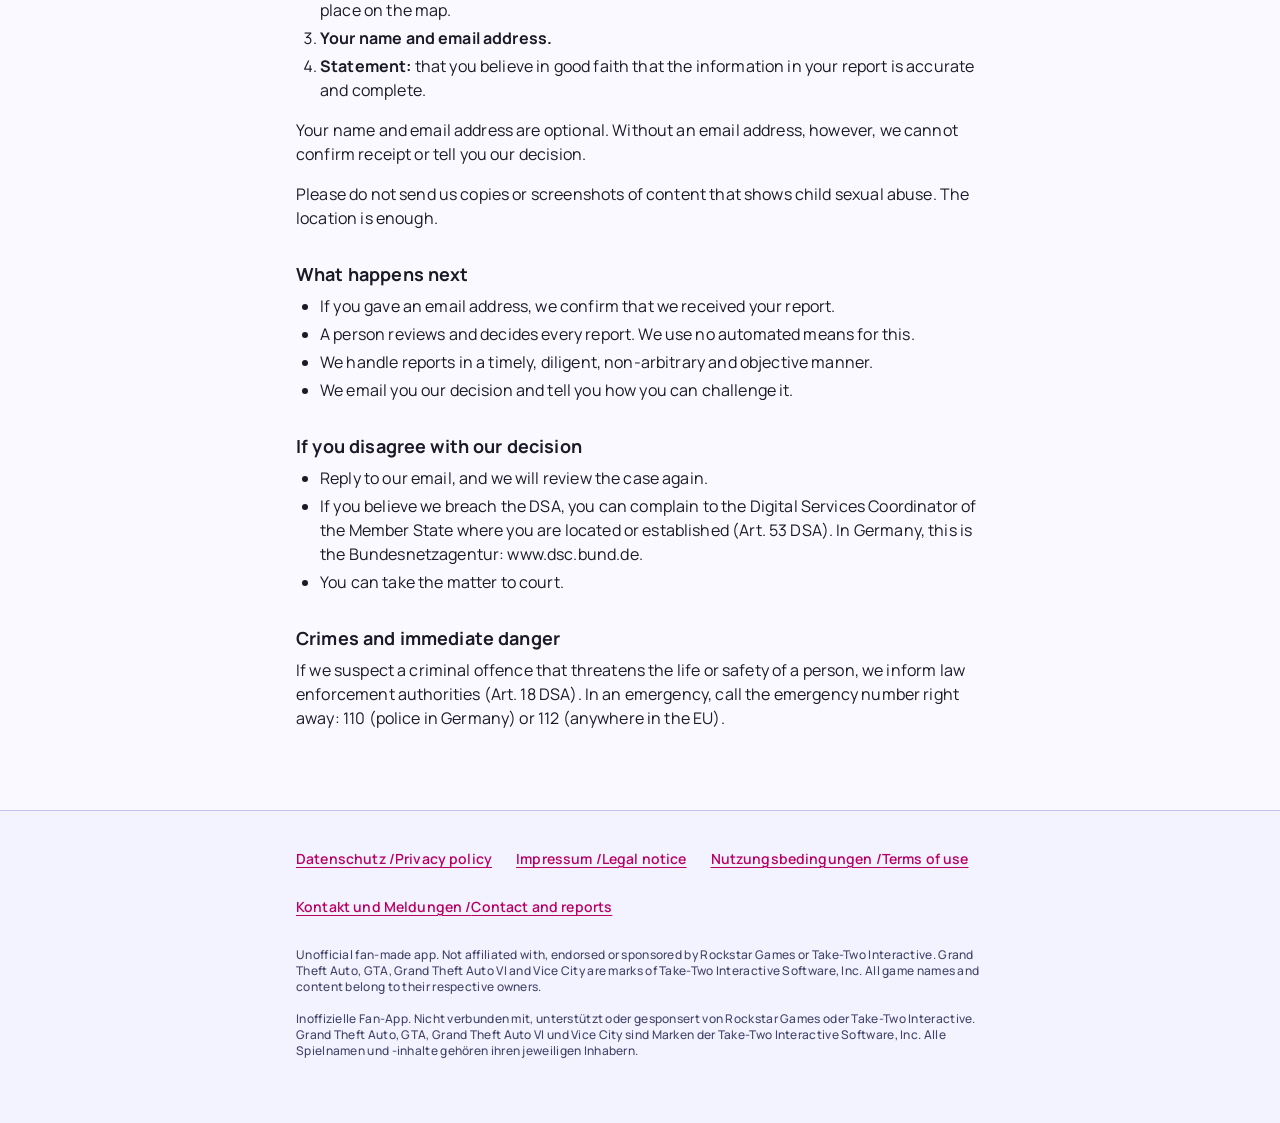
<file: goodtime-state-map/contact/index.html>
<!doctype html>
<html lang="de">
<head>
  <meta charset="utf-8">
  <meta name="viewport" content="width=device-width, initial-scale=1">
  <!-- connect-src: keep in step with SUPABASE_URL in form.js. -->
  <meta http-equiv="Content-Security-Policy" content="default-src 'none'; script-src 'self'; style-src 'self'; font-src 'self'; img-src 'self'; connect-src https://cofwdrhodyyvnjjbdird.supabase.co; base-uri 'none'; form-action 'none'">
  <meta name="referrer" content="no-referrer">
  <title>Kontakt und Meldungen / Contact and reports · Goodtime State Map</title>
  <meta name="description" content="Inhalte melden oder Kontakt aufnehmen. Report content or get in touch.">
  <link rel="icon" href="../icon.svg" type="image/svg+xml">
  <link rel="stylesheet" href="../style.css">
  <script src="form.js" defer></script>
</head>
<body>

  <header class="site-header">
    <div class="wrap header-row">
      <a class="brand" href="../"><img src="../icon.svg" alt="" width="32" height="32"><span>Goodtime State Map</span></a>
      <nav class="lang-switch" aria-label="Sprache / Language">
        <a href="?lang=de" hreflang="de" data-setlang="de">Deutsch</a>
        <a href="?lang=en" hreflang="en" lang="en" data-setlang="en">English</a>
      </nav>
    </div>
  </header>

  <!--
    Web form spec: docs/legal/contact-points.md §5 (LEG-25).
    The URL anchor #report or #contact selects the mode; without one the form
    opens in Contact mode. ?lang=de or ?lang=en selects the language; without
    it the browser language decides (German for de-*, otherwise English).
    Without JavaScript the form stays hidden and the <noscript> text shows.
    Text in .until-02 applies until crowdsourcing ships (0.2.0, contact-points.md
    "0.1 variant"), text in .from-02 from the crowd release 0.2.3 on.
  -->

  <main class="wrap">
    <h1><span data-lang="de">Kontakt und Meldungen</span><span data-nojs aria-hidden="true"> / </span><span data-lang="en" lang="en">Contact and reports</span></h1>

    <p data-lang="de">Schreiben Sie uns oder melden Sie Inhalte aus der App oder der Web-App. Sie erreichen uns auch per E-Mail an <a href="mailto:goodtimestatemap@protonmail.com">goodtimestatemap@protonmail.com</a>.</p>
    <p data-lang="en" lang="en">Write to us or report content from the app or the web app. You can also email us at <a href="mailto:goodtimestatemap@protonmail.com">goodtimestatemap@protonmail.com</a>.</p>

    <noscript>
      <p class="hint">Für dieses Formular brauchen Sie JavaScript. Sie können uns auch an <a href="mailto:goodtimestatemap@protonmail.com">goodtimestatemap@protonmail.com</a> schreiben.</p>
      <p class="hint" lang="en">This form needs JavaScript. You can also email us at <a href="mailto:goodtimestatemap@protonmail.com">goodtimestatemap@protonmail.com</a>.</p>
    </noscript>

    <div id="form-app" class="form-app" hidden>
      <form id="gs-form" method="post" novalidate>
        <fieldset class="segmented">
          <legend class="visually-hidden"><span data-lang="de">Art der Nachricht</span><span data-lang="en" lang="en">Type of message</span></legend>
          <input type="radio" name="mode" id="mode-report" value="report">
          <label for="mode-report"><span data-lang="de">Inhalt melden</span><span data-lang="en" lang="en">Report content</span></label>
          <input type="radio" name="mode" id="mode-contact" value="contact">
          <label for="mode-contact"><span data-lang="de">Kontakt</span><span data-lang="en" lang="en">Contact</span></label>
        </fieldset>

        <div id="form-status" class="status" role="alert"></div>

        <!-- Report content: reports table (§5.2) -->
        <div data-mode="report">
          <fieldset class="field" id="g-reason" aria-describedby="h-csam e-reason">
            <legend><span data-lang="de">Grund</span><span data-lang="en" lang="en">Reason</span></legend>
            <label class="choice"><input type="radio" name="reason" value="illegal"><span><span data-lang="de">Rechtswidriger Inhalt (z. B. Beleidigung, Bedrohung, Volksverhetzung)</span><span data-lang="en" lang="en">Illegal content (e.g. insults, threats, incitement to hatred)</span></span></label>
            <label class="choice"><input type="radio" name="reason" value="csam"><span><span data-lang="de">Sexueller Missbrauch oder sexuelle Ausbeutung von Kindern, auch Missbrauchsdarstellungen und Cybergrooming</span><span data-lang="en" lang="en">Child sexual abuse or exploitation, including abuse material and grooming</span></span></label>
            <label class="choice"><input type="radio" name="reason" value="copyright"><span><span data-lang="de">Urheberrecht oder anderes Schutzrecht</span><span data-lang="en" lang="en">Copyright or other intellectual property</span></span></label>
            <label class="choice"><input type="radio" name="reason" value="personal_data"><span><span data-lang="de">Personenbezogene Daten</span><span data-lang="en" lang="en">Personal data</span></span></label>
            <label class="choice"><input type="radio" name="reason" value="leak_spoiler"><span><span data-lang="de">Leak oder Spoiler</span><span data-lang="en" lang="en">Leak or spoiler</span></span></label>
            <label class="choice"><input type="radio" name="reason" value="wrong_location"><span><span data-lang="de">Falsche Position</span><span data-lang="en" lang="en">Wrong location</span></span></label>
            <label class="choice"><input type="radio" name="reason" value="other"><span><span data-lang="de">Sonstiges</span><span data-lang="en" lang="en">Other</span></span></label>
            <p class="hint" id="h-csam" hidden><span data-lang="de">Bitte senden Sie keine Kopien oder Screenshots. Die Fundstelle genügt.</span><span data-lang="en" lang="en">Please do not send copies or screenshots. The location is enough.</span></p>
            <p class="error" id="e-reason" hidden></p>
          </fieldset>

          <div class="field">
            <label for="f-location"><span data-lang="de">Fundstelle</span><span data-lang="en" lang="en">Location of the content</span></label>
            <textarea id="f-location" name="location_text" rows="2" aria-required="true" aria-describedby="h-location e-location"></textarea>
            <p class="help" id="h-location"><span data-lang="de">Am besten die ID des Eintrags oder sein Link aus der Web-App (goodtimestatemap.com/m/… oder /p/…). Sonst Titel, Kategorie und Lage auf der Karte.</span><span data-lang="en" lang="en">The item's ID is best, or its link from the web app (goodtimestatemap.com/m/… or /p/…). Otherwise its title, category and place on the map.</span></p>
            <p class="error" id="e-location" hidden></p>
          </div>

          <div class="field">
            <label for="f-explanation"><span data-lang="de">Begründung</span><span data-lang="en" lang="en">Reasons</span></label>
            <textarea id="f-explanation" name="explanation" rows="6" aria-required="true" aria-describedby="h-explanation e-explanation"></textarea>
            <p class="help" id="h-explanation"><span data-lang="de">Warum ist der Inhalt rechtswidrig? Nennen Sie, wenn möglich, die verletzte Vorschrift oder das verletzte Recht.</span><span data-lang="en" lang="en">Why is the content illegal? If you can, name the law or right that is infringed.</span></p>
            <p class="error" id="e-explanation" hidden></p>
          </div>
        </div>

        <!-- Contact: contact_messages table (§5.3) -->
        <p class="hint" data-mode="contact"><span data-lang="de">Rechtswidrige Inhalte melden Sie bitte im Modus <a href="#report">„Inhalt melden“</a>. Behörden schreiben bitte an <a href="mailto:goodtimestatemap@protonmail.com">goodtimestatemap@protonmail.com</a>.</span><span data-lang="en" lang="en">To report illegal content, please use <a href="#report">"Report content"</a>. Authorities, please email <a href="mailto:goodtimestatemap@protonmail.com">goodtimestatemap@protonmail.com</a>.</span></p>

        <!-- Shared by both modes: kept when the mode changes -->
        <div class="field">
          <label for="f-name"><span data-lang="de">Ihr Name (freiwillig)</span><span data-lang="en" lang="en">Your name (optional)</span></label>
          <input type="text" id="f-name" name="name" autocomplete="name" aria-describedby="h-contactinfo e-name">
          <p class="error" id="e-name" hidden></p>
        </div>

        <div class="field">
          <label for="f-email"><span data-lang="de" data-mode="report">Ihre E-Mail-Adresse (freiwillig)</span><span data-lang="en" data-mode="report" lang="en">Your email address (optional)</span><span data-lang="de" data-mode="contact">Ihre E-Mail-Adresse</span><span data-lang="en" data-mode="contact" lang="en">Your email address</span></label>
          <input type="email" id="f-email" name="email" autocomplete="email" spellcheck="false" aria-describedby="h-contactinfo h-email e-email">
          <p class="help" id="h-contactinfo" data-mode="report"><span data-lang="de">Damit wir Ihnen den Eingang bestätigen und unsere Entscheidung mitteilen können.</span><span data-lang="en" lang="en">So we can confirm receipt and tell you our decision.</span></p>
          <p class="help" id="h-email" data-mode="contact"><span data-lang="de">Wir antworten an diese Adresse.</span><span data-lang="en" lang="en">We reply to this address.</span></p>
          <p class="error" id="e-email" hidden></p>
        </div>

        <!-- Report content: good-faith statement (§5.4) -->
        <div class="field" data-mode="report">
          <label class="choice" for="f-goodfaith"><input type="checkbox" id="f-goodfaith" name="good_faith" aria-required="true" aria-describedby="e-goodfaith"><span><span data-lang="de">Ich bin in gutem Glauben davon überzeugt, dass die Angaben in dieser Meldung richtig und vollständig sind.</span><span data-lang="en" lang="en">I believe in good faith that the information and allegations in this report are accurate and complete.</span></span></label>
          <p class="error" id="e-goodfaith" hidden></p>
        </div>

        <!-- Contact: message -->
        <div class="field" data-mode="contact">
          <label for="f-message"><span data-lang="de">Ihre Nachricht</span><span data-lang="en" lang="en">Your message</span></label>
          <textarea id="f-message" name="message" rows="8" aria-required="true" aria-describedby="e-message"></textarea>
          <p class="error" id="e-message" hidden></p>
        </div>

        <!-- Honeypot (§5.1): hidden from people and screen readers. If filled, the page confirms and sends nothing. -->
        <div class="hp" aria-hidden="true">
          <label for="f-website">Website</label>
          <input type="text" id="f-website" name="website" tabindex="-1" autocomplete="off">
        </div>

        <!-- Privacy notes (§5.5) -->
        <div class="privacy-note" data-mode="report" data-lang="de">
          <p><strong>Datenschutz:</strong> Wir speichern Ihre Meldung mit allen Angaben aus diesem Formular bei unserem Auftragsverarbeiter Supabase (Server in Frankfurt, EU). Wir nutzen sie nur, um Ihre Meldung zu bearbeiten. <span>Rechtsgrundlage ist Art. 6 Abs. 1 lit. c DSGVO in Verbindung mit Art. 16 DSA. Betrifft Ihre Meldung keinen rechtswidrigen Inhalt, sondern nur einen Verstoß gegen unsere Nutzungsbedingungen, ist Rechtsgrundlage Art. 6 Abs. 1 lit. f DSGVO. Unser berechtigtes Interesse ist dann, die Karte frei von unzulässigen Einträgen zu halten.</span> Wir löschen die Meldung 6 Monate nach unserer Entscheidung. Länger speichern wir sie nur, wenn eine Behörde das verlangt. Zum Schutz vor Missbrauch speichern wir Ihre IP-Adresse 24 Stunden lang für eine Mengenbegrenzung (Art. 6 Abs. 1 lit. f DSGVO). In den technischen Server-Protokollen von Supabase kann sie bis zu 7 Tage gespeichert sein. Ihren Namen und Ihre E-Mail-Adresse geben wir nicht an die Person weiter, deren Inhalt Sie melden. Das tun wir nur, wenn ein Gesetz uns dazu verpflichtet, etwa wenn Ihre Identität für die Begründung unserer Entscheidung unbedingt notwendig ist (Art. 17 Abs. 3 lit. b DSA). Besteht der Verdacht einer Straftat, die das Leben oder die Sicherheit von Personen gefährdet, geben wir die Meldung an Strafverfolgungsbehörden weiter (Art. 18 DSA). Mehr in unserer <a href="../privacy/#de">Datenschutzerklärung</a>.</p>
        </div>
        <div class="privacy-note" data-mode="report" data-lang="en" lang="en">
          <p><strong>Privacy:</strong> We store your report and everything you enter in this form with our processor Supabase (servers in Frankfurt, EU). We use it only to handle your report. <span>The legal basis is Art. 6(1)(c) GDPR in conjunction with Art. 16 DSA. If your report concerns only a breach of our terms of use, not illegal content, the legal basis is Art. 6(1)(f) GDPR, and our legitimate interest is keeping the map free of prohibited entries.</span> We delete the report 6 months after our decision, and keep it longer only if an authority requires it. To prevent abuse, we store your IP address for 24 hours for a rate limit (Art. 6(1)(f) GDPR). Supabase's technical server logs may hold it for up to 7 days. We do not pass your name or email address to the person whose content you report, unless the law requires us to, for example where your identity is strictly necessary to explain our decision (Art. 17(3)(b) DSA). If we suspect a criminal offence that threatens the life or safety of a person, we pass the report to law enforcement authorities (Art. 18 DSA). More in our <a href="../privacy/#en">privacy policy</a>.</p>
        </div>
        <div class="privacy-note" data-mode="contact" data-lang="de">
          <p><strong>Datenschutz:</strong> Wir speichern Ihre Nachricht, Ihre E-Mail-Adresse und, falls angegeben, Ihren Namen bei unserem Auftragsverarbeiter Supabase (Server in Frankfurt, EU), um Ihre Anfrage zu beantworten. Rechtsgrundlage ist Art. 6 Abs. 1 lit. f DSGVO. Unser berechtigtes Interesse ist, Anfragen zu beantworten. <span>Betrifft Ihre Anfrage die Nutzung der App nach unseren Nutzungsbedingungen, ist Rechtsgrundlage Art. 6 Abs. 1 lit. b DSGVO.</span> Wir löschen die Nachricht 6 Monate nach Abschluss Ihrer Anfrage. Zum Schutz vor Missbrauch speichern wir Ihre IP-Adresse 24 Stunden lang für eine Mengenbegrenzung (Art. 6 Abs. 1 lit. f DSGVO). In den technischen Server-Protokollen von Supabase kann sie bis zu 7 Tage gespeichert sein. Mehr in unserer <a href="../privacy/#de">Datenschutzerklärung</a>.</p>
        </div>
        <div class="privacy-note" data-mode="contact" data-lang="en" lang="en">
          <p><strong>Privacy:</strong> We store your message, your email address and, if given, your name with our processor Supabase (servers in Frankfurt, EU) to answer your enquiry. The legal basis is Art. 6(1)(f) GDPR. Our legitimate interest is answering enquiries. <span>If your enquiry concerns your use of the app under our terms of use, the legal basis is Art. 6(1)(b) GDPR.</span> We delete the message 6 months after your enquiry is closed. To prevent abuse, we store your IP address for 24 hours for a rate limit (Art. 6(1)(f) GDPR). Supabase's technical server logs may hold it for up to 7 days. More in our <a href="../privacy/#en">privacy policy</a>.</p>
        </div>

        <div class="btn-row">
          <button type="submit" class="btn-filled" id="f-send"><span data-lang="de">Senden</span><span data-lang="en" lang="en">Send</span></button>
        </div>
      </form>

      <!-- Confirmation (§5.6): replaces the form -->
      <div id="form-confirm" class="confirm" tabindex="-1" hidden>
        <p id="confirm-text"></p>
        <div class="btn-row">
          <button type="button" class="btn-tonal" id="f-again"></button>
        </div>
      </div>
    </div>

    <!-- Block 3 of docs/legal/contact-points.md: Art. 16 DSA notice text -->
    <section class="lang-section" data-lang="de" aria-labelledby="de-report-title">
      <h2 id="de-report-title">Rechtswidrige Inhalte melden (Art. 16 DSA)</h2>
      <p>Sie können uns Inhalte aus der App oder der Web-App melden, die Sie für rechtswidrig halten<span> oder die gegen unsere Nutzungsbedingungen verstoßen</span>. Dafür brauchen Sie kein Konto.</p>
      <p>So melden Sie:</p>
      <ul>
        <li><strong>In der App und in der Web-App:</strong> Tippen Sie beim Eintrag auf „Melden“. Die App fügt die ID des Eintrags selbst ein.</li>
        <li><strong>Im Webformular:</strong> <a href="#report">Inhalt melden</a>. Das Formular steht allen offen, auch ohne die App.</li>
        <li><strong>Per E-Mail:</strong> an <a href="mailto:goodtimestatemap@protonmail.com">goodtimestatemap@protonmail.com</a>, mit den Angaben unten.</li>
      </ul>
      <p>Meldungen nehmen wir auf Deutsch und Englisch entgegen.</p>
      <p>Eine vollständige Meldung enthält:</p>
      <ol>
        <li><strong>Begründung:</strong> Warum halten Sie den Inhalt für rechtswidrig? Nennen Sie, wenn möglich, die verletzte Vorschrift oder das verletzte Recht.</li>
        <li><strong>Fundstelle:</strong> Wo genau steht der Inhalt? Am besten die ID des Eintrags, falls Sie sie haben, oder sein Link aus der Web-App (goodtimestatemap.com/m/… oder /p/…). Sonst Titel, Kategorie und Lage auf der Karte.</li>
        <li><strong>Ihr Name und Ihre E-Mail-Adresse.</strong></li>
        <li><strong>Erklärung:</strong> dass Sie in gutem Glauben davon überzeugt sind, dass die Angaben in Ihrer Meldung richtig und vollständig sind.</li>
      </ol>
      <p>Name und E-Mail-Adresse sind freiwillig. Ohne E-Mail-Adresse können wir Ihnen aber weder den Eingang bestätigen noch unsere Entscheidung mitteilen.</p>
      <p>Bitte senden Sie uns keine Kopien oder Screenshots von Inhalten, die sexuellen Missbrauch von Kindern zeigen. Die Fundstelle genügt.</p>

      <h3>Was dann passiert</h3>
      <ul>
        <li>Haben Sie eine E-Mail-Adresse angegeben, bestätigen wir Ihnen den Eingang.</li>
        <li>Ein Mensch prüft jede Meldung und entscheidet darüber. Wir setzen dafür keine automatisierten Mittel ein.</li>
        <li>Wir bearbeiten Meldungen zeitnah, sorgfältig, frei von Willkür und objektiv.</li>
        <li>Unsere Entscheidung teilen wir Ihnen per E-Mail mit. Dabei nennen wir Ihnen Ihre Möglichkeiten, dagegen vorzugehen.</li>
      </ul>

      <h3>Wenn Sie mit unserer Entscheidung nicht einverstanden sind</h3>
      <ul>
        <li>Antworten Sie auf unsere E-Mail. Wir prüfen den Fall dann erneut.</li>
        <li>Wenn Sie meinen, dass wir gegen den DSA verstoßen, können Sie sich beim Koordinator für digitale Dienste des Mitgliedstaats beschweren, in dem Sie sich aufhalten oder niedergelassen sind (Art. 53 DSA). In Deutschland ist das die Bundesnetzagentur: www.dsc.bund.de.</li>
        <li>Sie können Ihre Rechte vor Gericht geltend machen.</li>
      </ul>

      <h3>Straftaten und akute Gefahr</h3>
      <p>Besteht der Verdacht einer Straftat, die das Leben oder die Sicherheit von Personen gefährdet, informieren wir die Strafverfolgungsbehörden (Art. 18 DSA). Bei akuter Gefahr wählen Sie bitte sofort den Notruf: 110 (Polizei in Deutschland) oder 112 (in der ganzen EU).</p>
    </section>

    <section class="lang-section" data-lang="en" lang="en" aria-labelledby="en-report-title">
      <h2 id="en-report-title">Report illegal content (Art. 16 DSA)</h2>
      <p>You can report content from the app or the web app that you believe is illegal<span> or breaks our terms of use</span>. You do not need an account.</p>
      <p>How to report:</p>
      <ul>
        <li><strong>In the app and the web app:</strong> Tap "Report" on the item. The app adds the item's ID for you.</li>
        <li><strong>Web form:</strong> <a href="#report">Report content</a>. Anyone can use it, with or without the app.</li>
        <li><strong>By email:</strong> to <a href="mailto:goodtimestatemap@protonmail.com">goodtimestatemap@protonmail.com</a>, with the details below.</li>
      </ul>
      <p>We accept reports in German and English.</p>
      <p>A complete report contains:</p>
      <ol>
        <li><strong>Reasons:</strong> Why do you believe the content is illegal? If you can, name the law or right that is infringed.</li>
        <li><strong>Location:</strong> Where exactly is the content? The item's ID is best, if you have it, or its link from the web app (goodtimestatemap.com/m/… or /p/…). Otherwise give its title, category and place on the map.</li>
        <li><strong>Your name and email address.</strong></li>
        <li><strong>Statement:</strong> that you believe in good faith that the information in your report is accurate and complete.</li>
      </ol>
      <p>Your name and email address are optional. Without an email address, however, we cannot confirm receipt or tell you our decision.</p>
      <p>Please do not send us copies or screenshots of content that shows child sexual abuse. The location is enough.</p>

      <h3>What happens next</h3>
      <ul>
        <li>If you gave an email address, we confirm that we received your report.</li>
        <li>A person reviews and decides every report. We use no automated means for this.</li>
        <li>We handle reports in a timely, diligent, non-arbitrary and objective manner.</li>
        <li>We email you our decision and tell you how you can challenge it.</li>
      </ul>

      <h3>If you disagree with our decision</h3>
      <ul>
        <li>Reply to our email, and we will review the case again.</li>
        <li>If you believe we breach the DSA, you can complain to the Digital Services Coordinator of the Member State where you are located or established (Art. 53 DSA). In Germany, this is the Bundesnetzagentur: www.dsc.bund.de.</li>
        <li>You can take the matter to court.</li>
      </ul>

      <h3>Crimes and immediate danger</h3>
      <p>If we suspect a criminal offence that threatens the life or safety of a person, we inform law enforcement authorities (Art. 18 DSA). In an emergency, call the emergency number right away: 110 (police in Germany) or 112 (anywhere in the EU).</p>
    </section>
  </main>

  <footer class="site-footer">
    <div class="wrap">
      <nav aria-label="Rechtliches / Legal">
        <ul class="footer-links">
          <li><a href="../privacy/">Datenschutz / <span lang="en">Privacy policy</span></a></li>
          <li><a href="../impressum/">Impressum / <span lang="en">Legal notice</span></a></li>
          <li><a href="../terms/">Nutzungsbedingungen / <span lang="en">Terms of use</span></a></li>
          <li><a href="../contact/">Kontakt und Meldungen / <span lang="en">Contact and reports</span></a></li>
        </ul>
      </nav>
      <p class="disclaimer" lang="en">Unofficial fan-made app. Not affiliated with, endorsed or sponsored by Rockstar Games or Take-Two Interactive. Grand Theft Auto, GTA, Grand Theft Auto VI and Vice City are marks of Take-Two Interactive Software, Inc. All game names and content belong to their respective owners.</p>
      <p class="disclaimer" lang="de">Inoffizielle Fan-App. Nicht verbunden mit, unterstützt oder gesponsert von Rockstar Games oder Take-Two Interactive. Grand Theft Auto, GTA, Grand Theft Auto VI und Vice City sind Marken der Take-Two Interactive Software, Inc. Alle Spielnamen und -inhalte gehören ihren jeweiligen Inhabern.</p>
    </div>
  </footer>
</body>
</html>
</file>
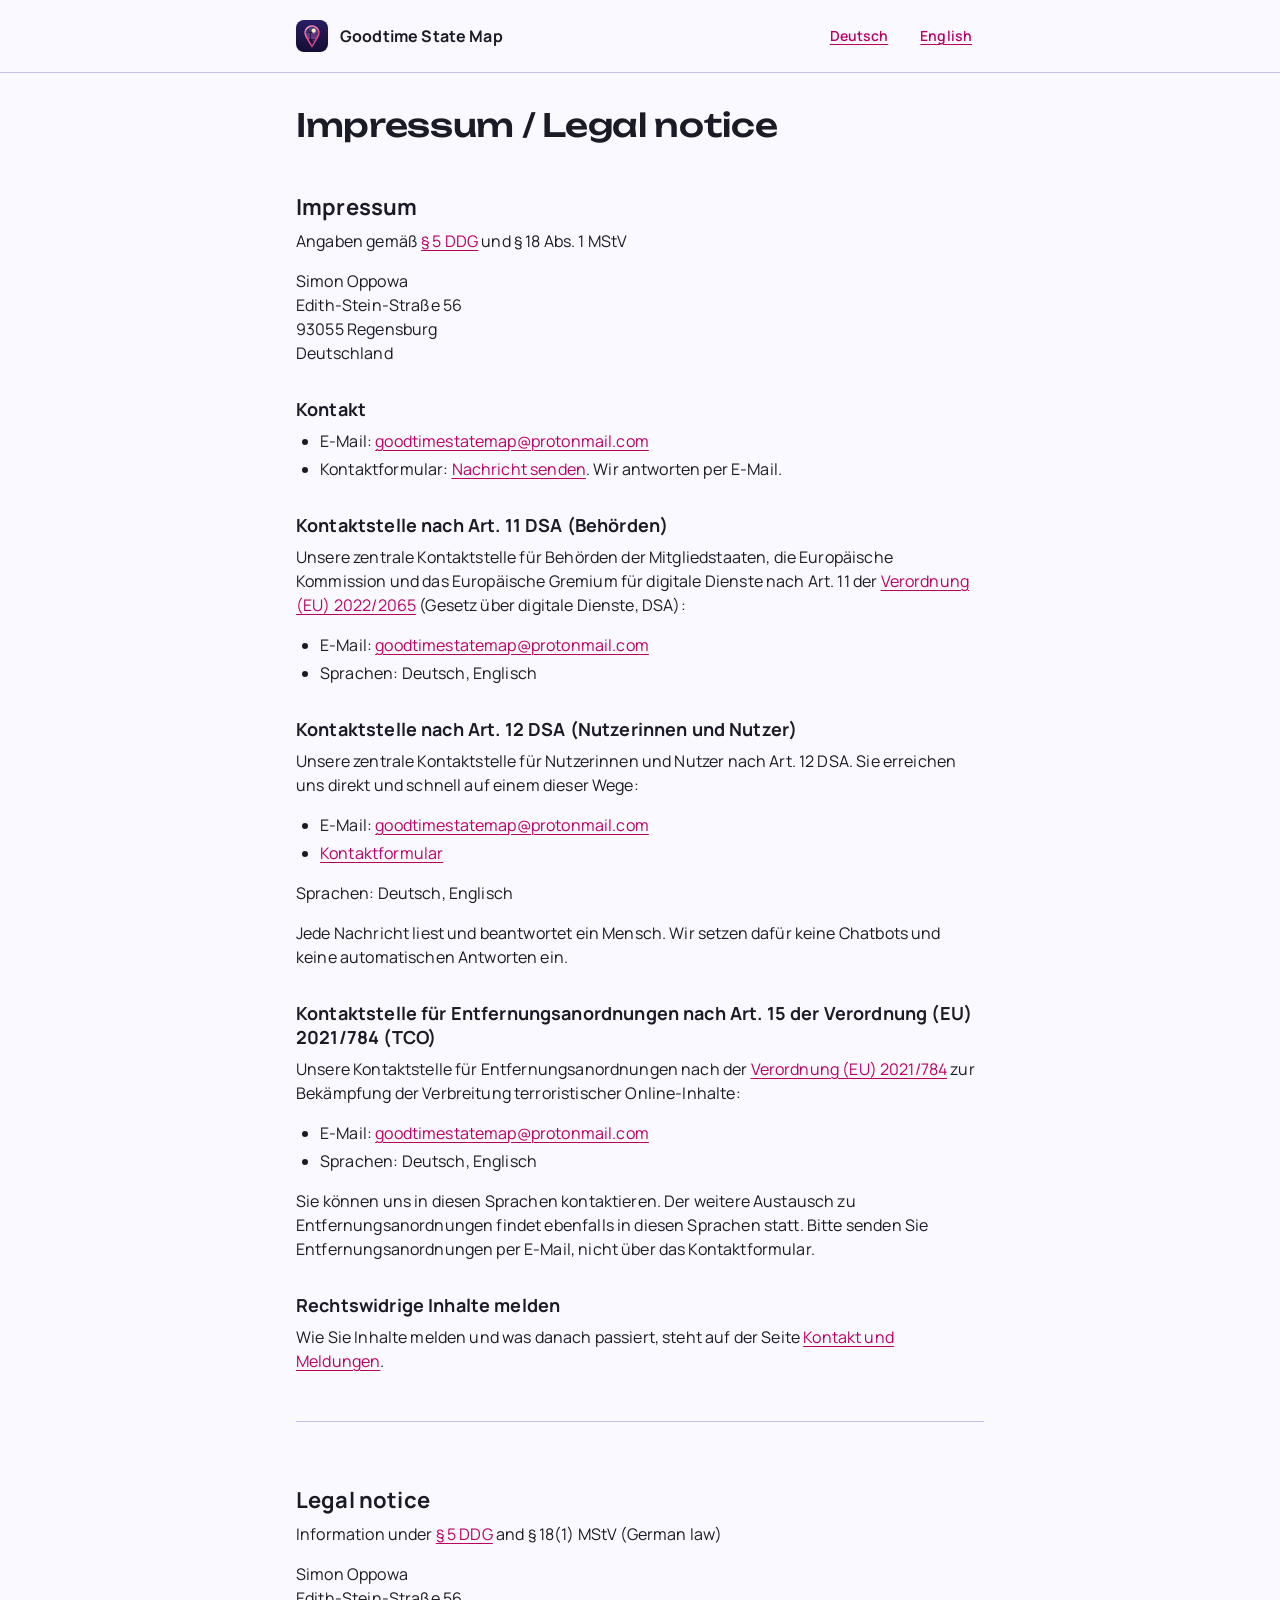
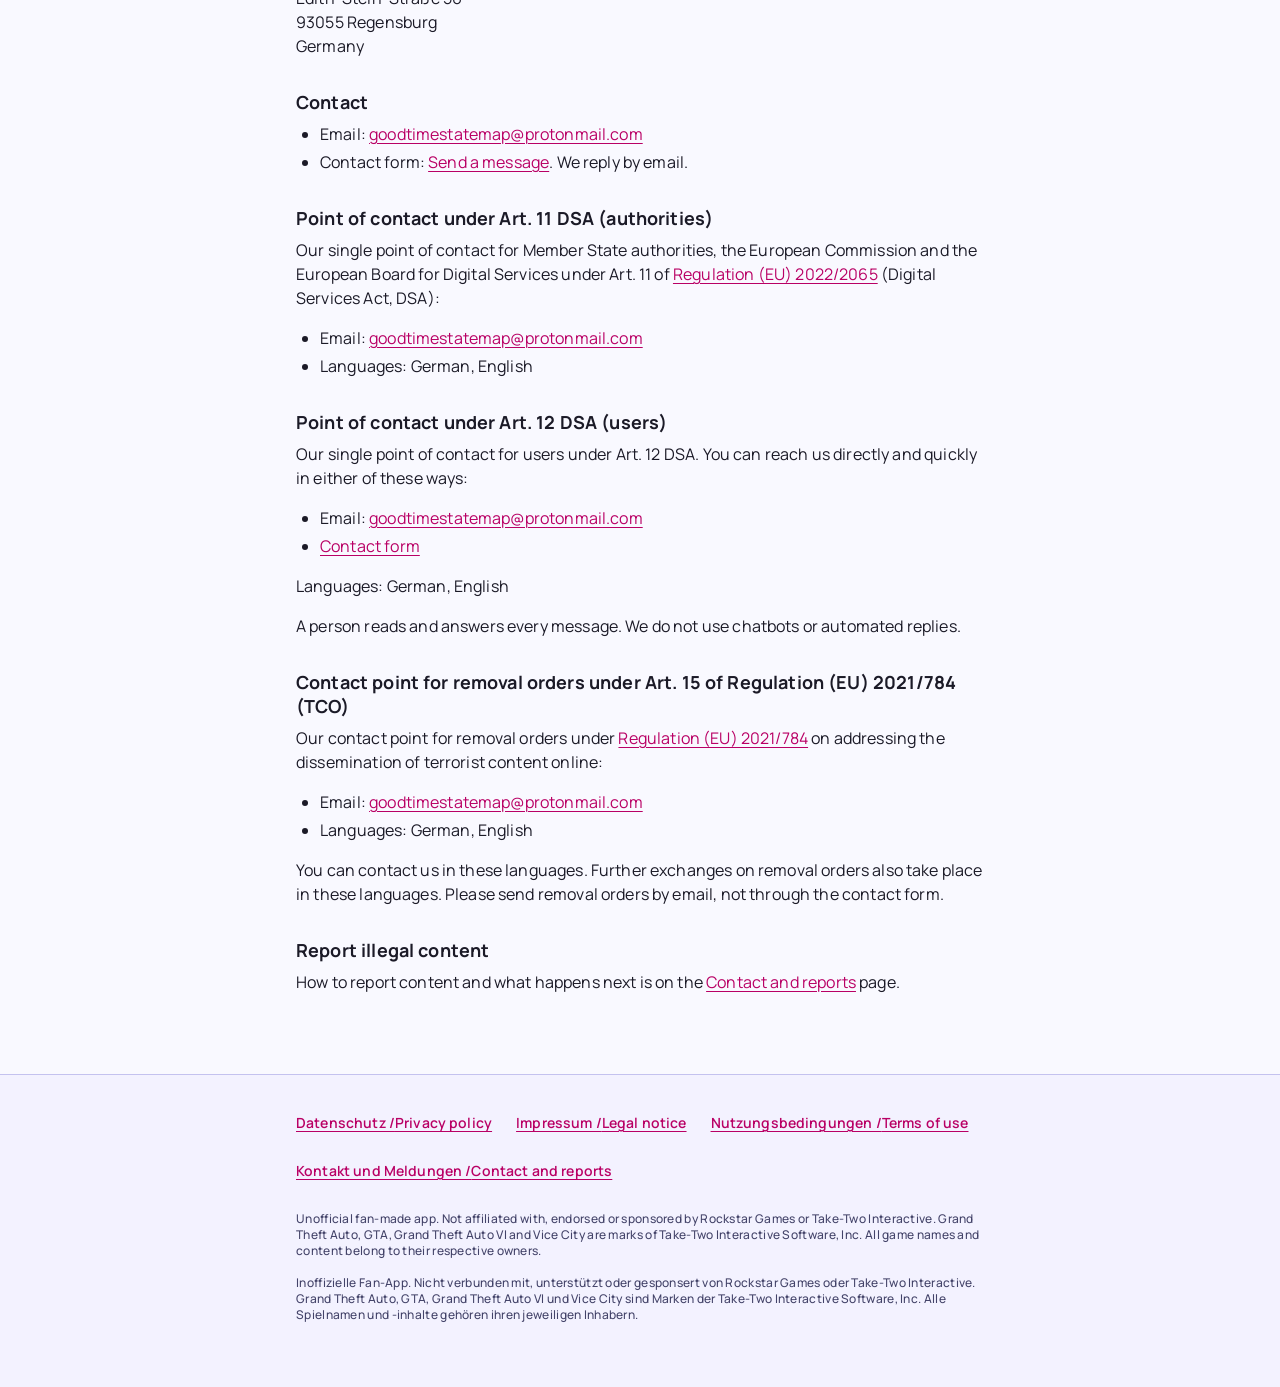
<file: goodtime-state-map/impressum/index.html>
<!doctype html>
<html lang="de">
<head>
  <meta charset="utf-8">
  <meta name="viewport" content="width=device-width, initial-scale=1">
  <meta http-equiv="Content-Security-Policy" content="default-src 'none'; style-src 'self'; font-src 'self'; img-src 'self'; base-uri 'none'; form-action 'none'">
  <meta name="referrer" content="no-referrer">
  <title>Impressum / Legal notice · Goodtime State Map</title>
  <meta name="description" content="Impressum und Kontaktstellen der App Goodtime State Map. Legal notice and points of contact of the Goodtime State Map app.">
  <link rel="icon" href="../icon.svg" type="image/svg+xml">
  <link rel="stylesheet" href="../style.css">
</head>
<body>

  <header class="site-header">
    <div class="wrap header-row">
      <a class="brand" href="../"><img src="../icon.svg" alt="" width="32" height="32"><span>Goodtime State Map</span></a>
      <nav class="lang-switch" aria-label="Sprache / Language">
        <a href="#de" hreflang="de">Deutsch</a>
        <a href="#en" hreflang="en" lang="en">English</a>
      </nav>
    </div>
  </header>

  <main class="wrap">
    <h1>Impressum <span lang="en">/ Legal notice</span></h1>

    <!--
      Texts from docs/legal/contact-points.md §1, §2 and §4 (LEG-07, LEG-19).
      The web form and the Art. 16 notice text (block 3) are on ../contact/.
      No link to the EU ODR platform: it closed on 20 July 2025 (LEG-07).
      A VAT ID or a Wirtschafts-Identifikationsnummer goes under the address only
      if one exists (LEG-07, § 5 Abs. 1 Nr. 6 DDG).
    -->

    <section class="lang-section" id="de" aria-labelledby="de-title">
      <h2 id="de-title">Impressum</h2>
      <p>Angaben gemäß <a href="https://www.gesetze-im-internet.de/ddg/__5.html">§ 5 DDG</a> und § 18 Abs. 1 MStV</p>
      <address>
        Simon Oppowa<br>
        Edith-Stein-Straße 56<br>
        93055 Regensburg<br>
        Deutschland
      </address>
      <!-- OI-23 (2026-10-31): the developer's home address, the serviceable (ladungsfähige) one. -->

      <h3>Kontakt</h3>
      <ul>
        <li>E-Mail: <a href="mailto:goodtimestatemap@protonmail.com">goodtimestatemap@protonmail.com</a></li>
        <li>Kontaktformular: <a href="../contact/?lang=de#contact">Nachricht senden</a>. Wir antworten per E-Mail.</li>
      </ul>

      <h3>Kontaktstelle nach Art. 11 DSA (Behörden)</h3>
      <p>Unsere zentrale Kontaktstelle für Behörden der Mitgliedstaaten, die Europäische Kommission und das Europäische Gremium für digitale Dienste nach Art. 11 der <a href="https://eur-lex.europa.eu/legal-content/DE/TXT/?uri=CELEX:32022R2065">Verordnung (EU) 2022/2065</a> (Gesetz über digitale Dienste, DSA):</p>
      <ul>
        <li>E-Mail: <a href="mailto:goodtimestatemap@protonmail.com">goodtimestatemap@protonmail.com</a></li>
        <li>Sprachen: Deutsch, Englisch</li>
      </ul>

      <h3>Kontaktstelle nach Art. 12 DSA (Nutzerinnen und Nutzer)</h3>
      <p>Unsere zentrale Kontaktstelle für Nutzerinnen und Nutzer nach Art. 12 DSA. Sie erreichen uns direkt und schnell auf einem dieser Wege:</p>
      <ul>
        <li>E-Mail: <a href="mailto:goodtimestatemap@protonmail.com">goodtimestatemap@protonmail.com</a></li>
        <li><a href="../contact/?lang=de#contact">Kontaktformular</a></li>
      </ul>
      <p>Sprachen: Deutsch, Englisch</p>
      <p>Jede Nachricht liest und beantwortet ein Mensch. Wir setzen dafür keine Chatbots und keine automatischen Antworten ein.</p>

      <h3>Kontaktstelle für Entfernungsanordnungen nach Art. 15 der Verordnung (EU) 2021/784 (TCO)</h3>
      <p>Unsere Kontaktstelle für Entfernungsanordnungen nach der <a href="https://eur-lex.europa.eu/legal-content/DE/TXT/?uri=CELEX:32021R0784">Verordnung (EU) 2021/784</a> zur Bekämpfung der Verbreitung terroristischer Online-Inhalte:</p>
      <ul>
        <li>E-Mail: <a href="mailto:goodtimestatemap@protonmail.com">goodtimestatemap@protonmail.com</a></li>
        <li>Sprachen: Deutsch, Englisch</li>
      </ul>
      <p>Sie können uns in diesen Sprachen kontaktieren. Der weitere Austausch zu Entfernungsanordnungen findet ebenfalls in diesen Sprachen statt. Bitte senden Sie Entfernungsanordnungen per E-Mail, nicht über das Kontaktformular.</p>

      <h3>Rechtswidrige Inhalte melden</h3>
      <p>Wie Sie Inhalte melden und was danach passiert, steht auf der Seite <a href="../contact/?lang=de#report">Kontakt und Meldungen</a>.</p>
    </section>

    <section class="lang-section" id="en" lang="en" aria-labelledby="en-title">
      <h2 id="en-title">Legal notice</h2>
      <p>Information under <a href="https://www.gesetze-im-internet.de/ddg/__5.html">§ 5 DDG</a> and § 18(1) MStV (German law)</p>
      <address>
        Simon Oppowa<br>
        Edith-Stein-Straße 56<br>
        93055 Regensburg<br>
        Germany
      </address>

      <h3>Contact</h3>
      <ul>
        <li>Email: <a href="mailto:goodtimestatemap@protonmail.com">goodtimestatemap@protonmail.com</a></li>
        <li>Contact form: <a href="../contact/?lang=en#contact">Send a message</a>. We reply by email.</li>
      </ul>

      <h3>Point of contact under Art. 11 DSA (authorities)</h3>
      <p>Our single point of contact for Member State authorities, the European Commission and the European Board for Digital Services under Art. 11 of <a href="https://eur-lex.europa.eu/legal-content/EN/TXT/?uri=CELEX:32022R2065">Regulation (EU) 2022/2065</a> (Digital Services Act, DSA):</p>
      <ul>
        <li>Email: <a href="mailto:goodtimestatemap@protonmail.com">goodtimestatemap@protonmail.com</a></li>
        <li>Languages: German, English</li>
      </ul>

      <h3>Point of contact under Art. 12 DSA (users)</h3>
      <p>Our single point of contact for users under Art. 12 DSA. You can reach us directly and quickly in either of these ways:</p>
      <ul>
        <li>Email: <a href="mailto:goodtimestatemap@protonmail.com">goodtimestatemap@protonmail.com</a></li>
        <li><a href="../contact/?lang=en#contact">Contact form</a></li>
      </ul>
      <p>Languages: German, English</p>
      <p>A person reads and answers every message. We do not use chatbots or automated replies.</p>

      <h3>Contact point for removal orders under Art. 15 of Regulation (EU) 2021/784 (TCO)</h3>
      <p>Our contact point for removal orders under <a href="https://eur-lex.europa.eu/legal-content/EN/TXT/?uri=CELEX:32021R0784">Regulation (EU) 2021/784</a> on addressing the dissemination of terrorist content online:</p>
      <ul>
        <li>Email: <a href="mailto:goodtimestatemap@protonmail.com">goodtimestatemap@protonmail.com</a></li>
        <li>Languages: German, English</li>
      </ul>
      <p>You can contact us in these languages. Further exchanges on removal orders also take place in these languages. Please send removal orders by email, not through the contact form.</p>

      <h3>Report illegal content</h3>
      <p>How to report content and what happens next is on the <a href="../contact/?lang=en#report">Contact and reports</a> page.</p>
    </section>
  </main>

  <footer class="site-footer">
    <div class="wrap">
      <nav aria-label="Rechtliches / Legal">
        <ul class="footer-links">
          <li><a href="../privacy/">Datenschutz / <span lang="en">Privacy policy</span></a></li>
          <li><a href="../impressum/">Impressum / <span lang="en">Legal notice</span></a></li>
          <li><a href="../terms/">Nutzungsbedingungen / <span lang="en">Terms of use</span></a></li>
          <li><a href="../contact/">Kontakt und Meldungen / <span lang="en">Contact and reports</span></a></li>
        </ul>
      </nav>
      <p class="disclaimer" lang="en">Unofficial fan-made app. Not affiliated with, endorsed or sponsored by Rockstar Games or Take-Two Interactive. Grand Theft Auto, GTA, Grand Theft Auto VI and Vice City are marks of Take-Two Interactive Software, Inc. All game names and content belong to their respective owners.</p>
      <p class="disclaimer">Inoffizielle Fan-App. Nicht verbunden mit, unterstützt oder gesponsert von Rockstar Games oder Take-Two Interactive. Grand Theft Auto, GTA, Grand Theft Auto VI und Vice City sind Marken der Take-Two Interactive Software, Inc. Alle Spielnamen und -inhalte gehören ihren jeweiligen Inhabern.</p>
    </div>
  </footer>
</body>
</html>
</file>
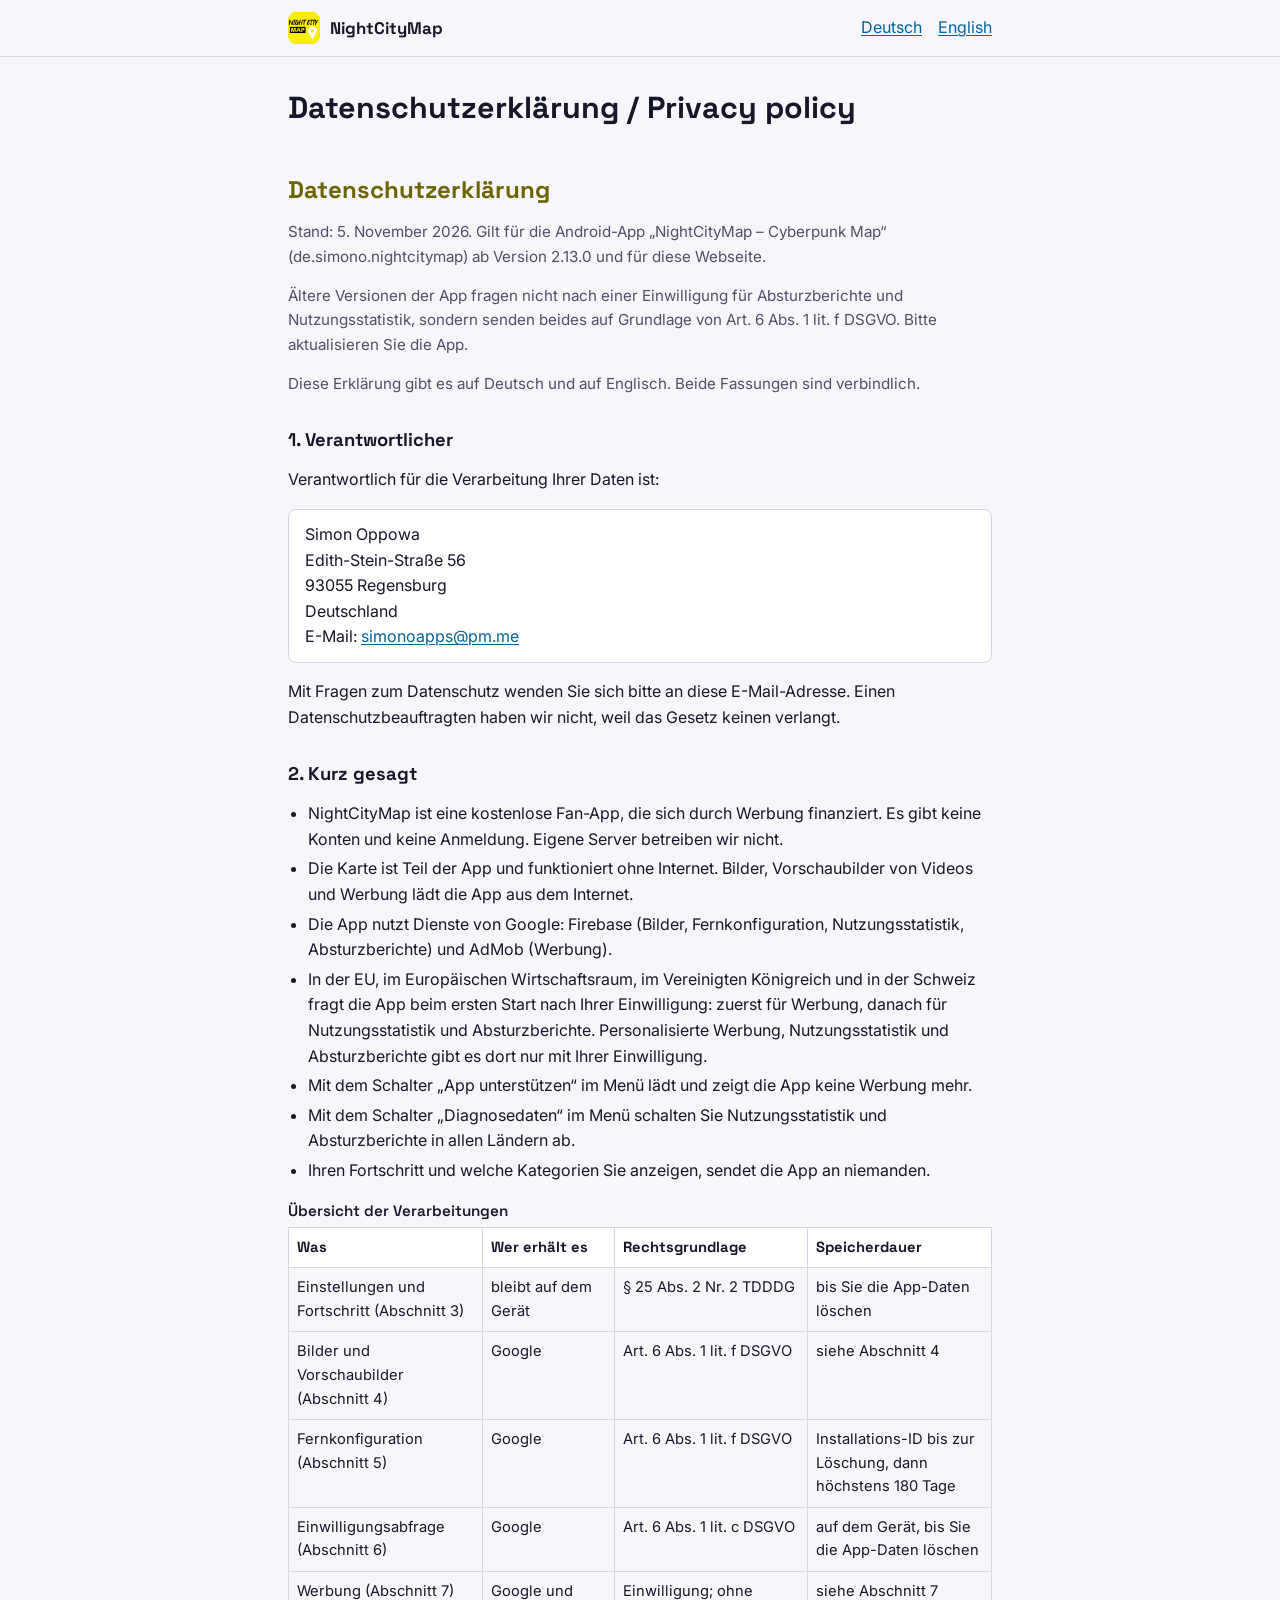
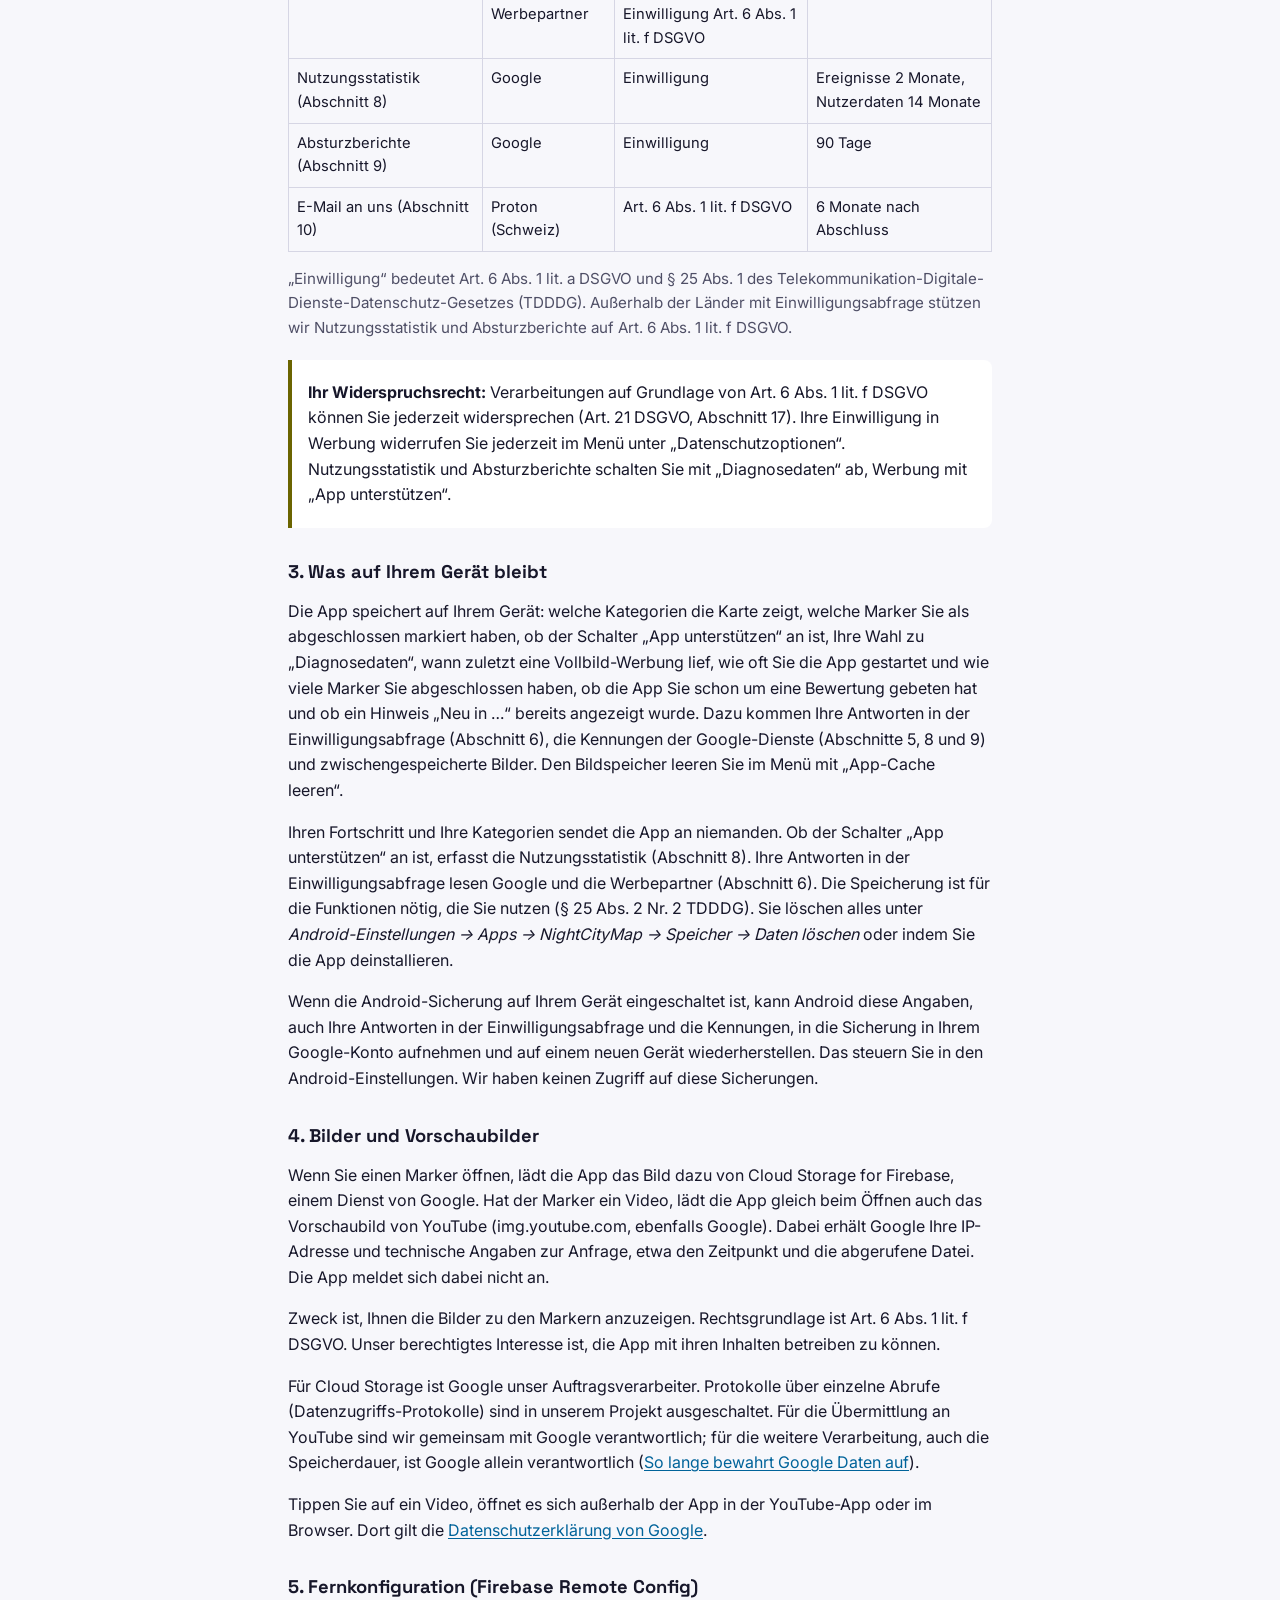
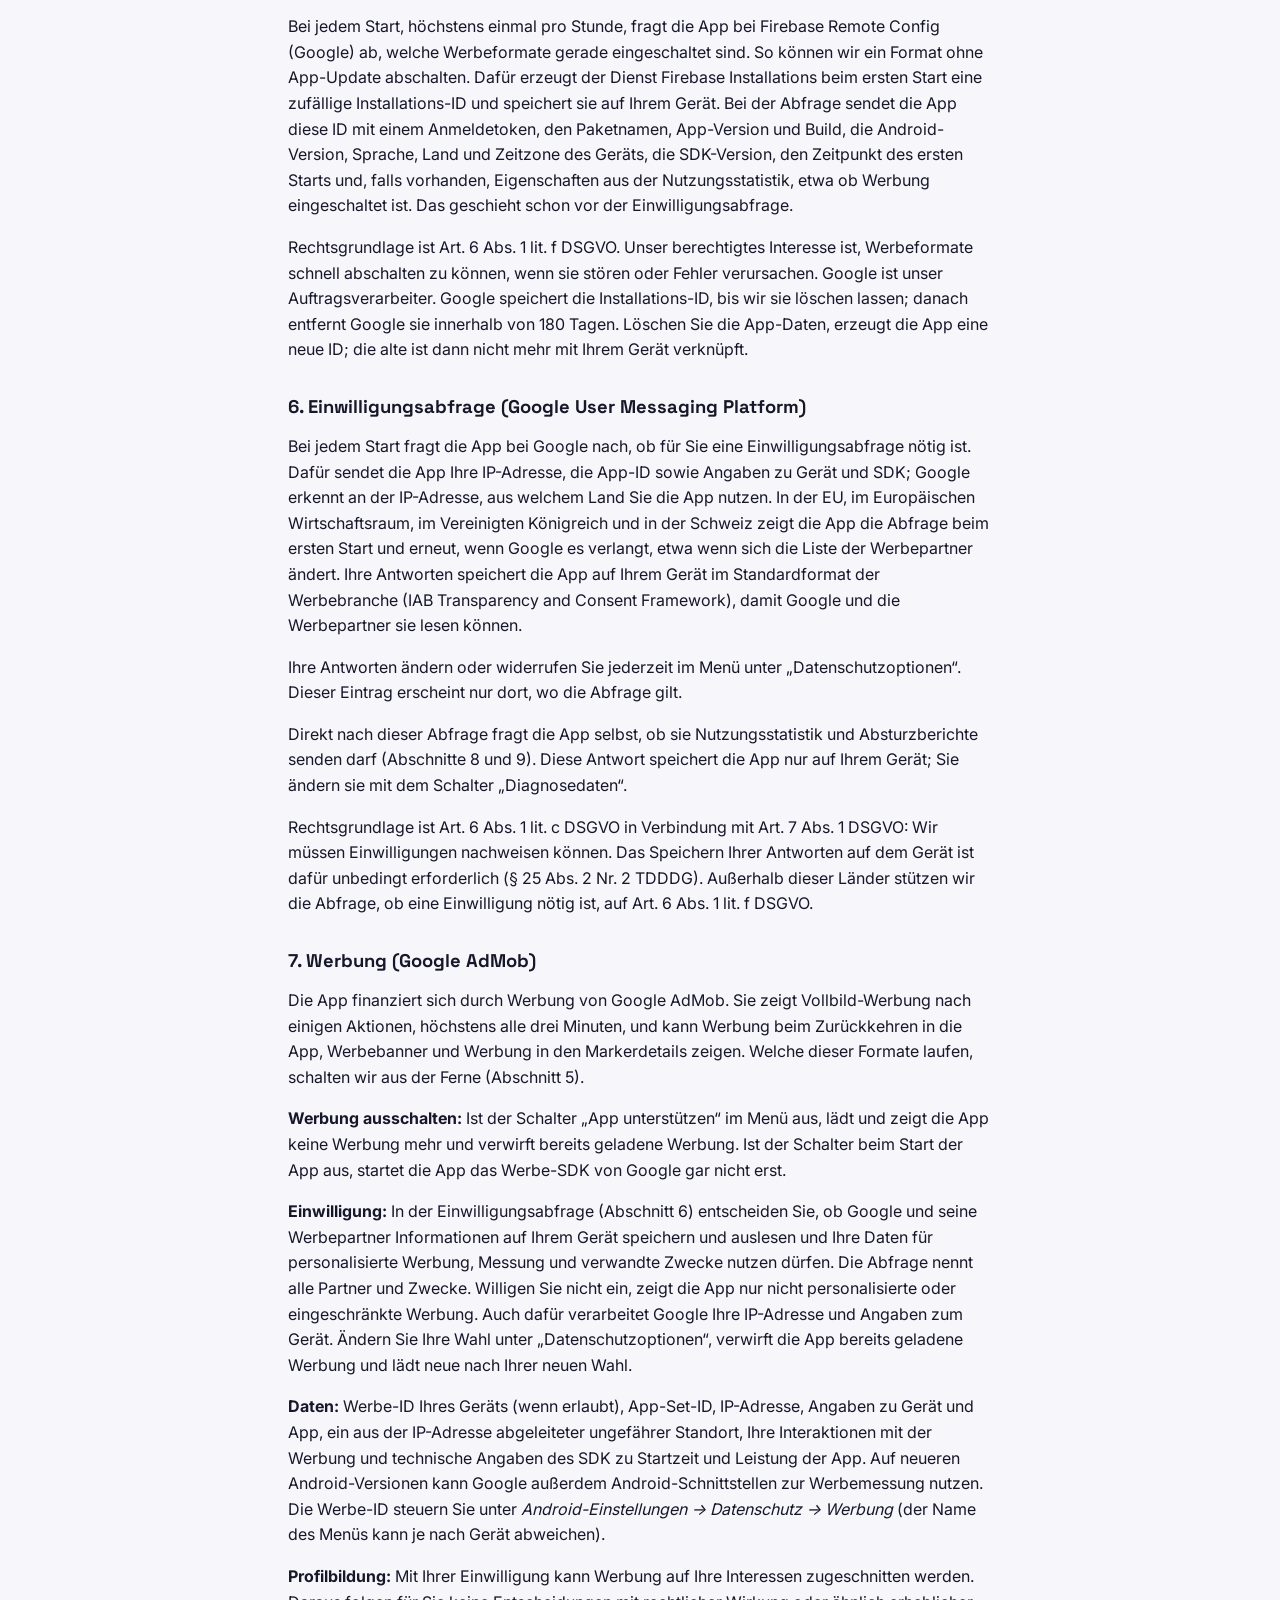
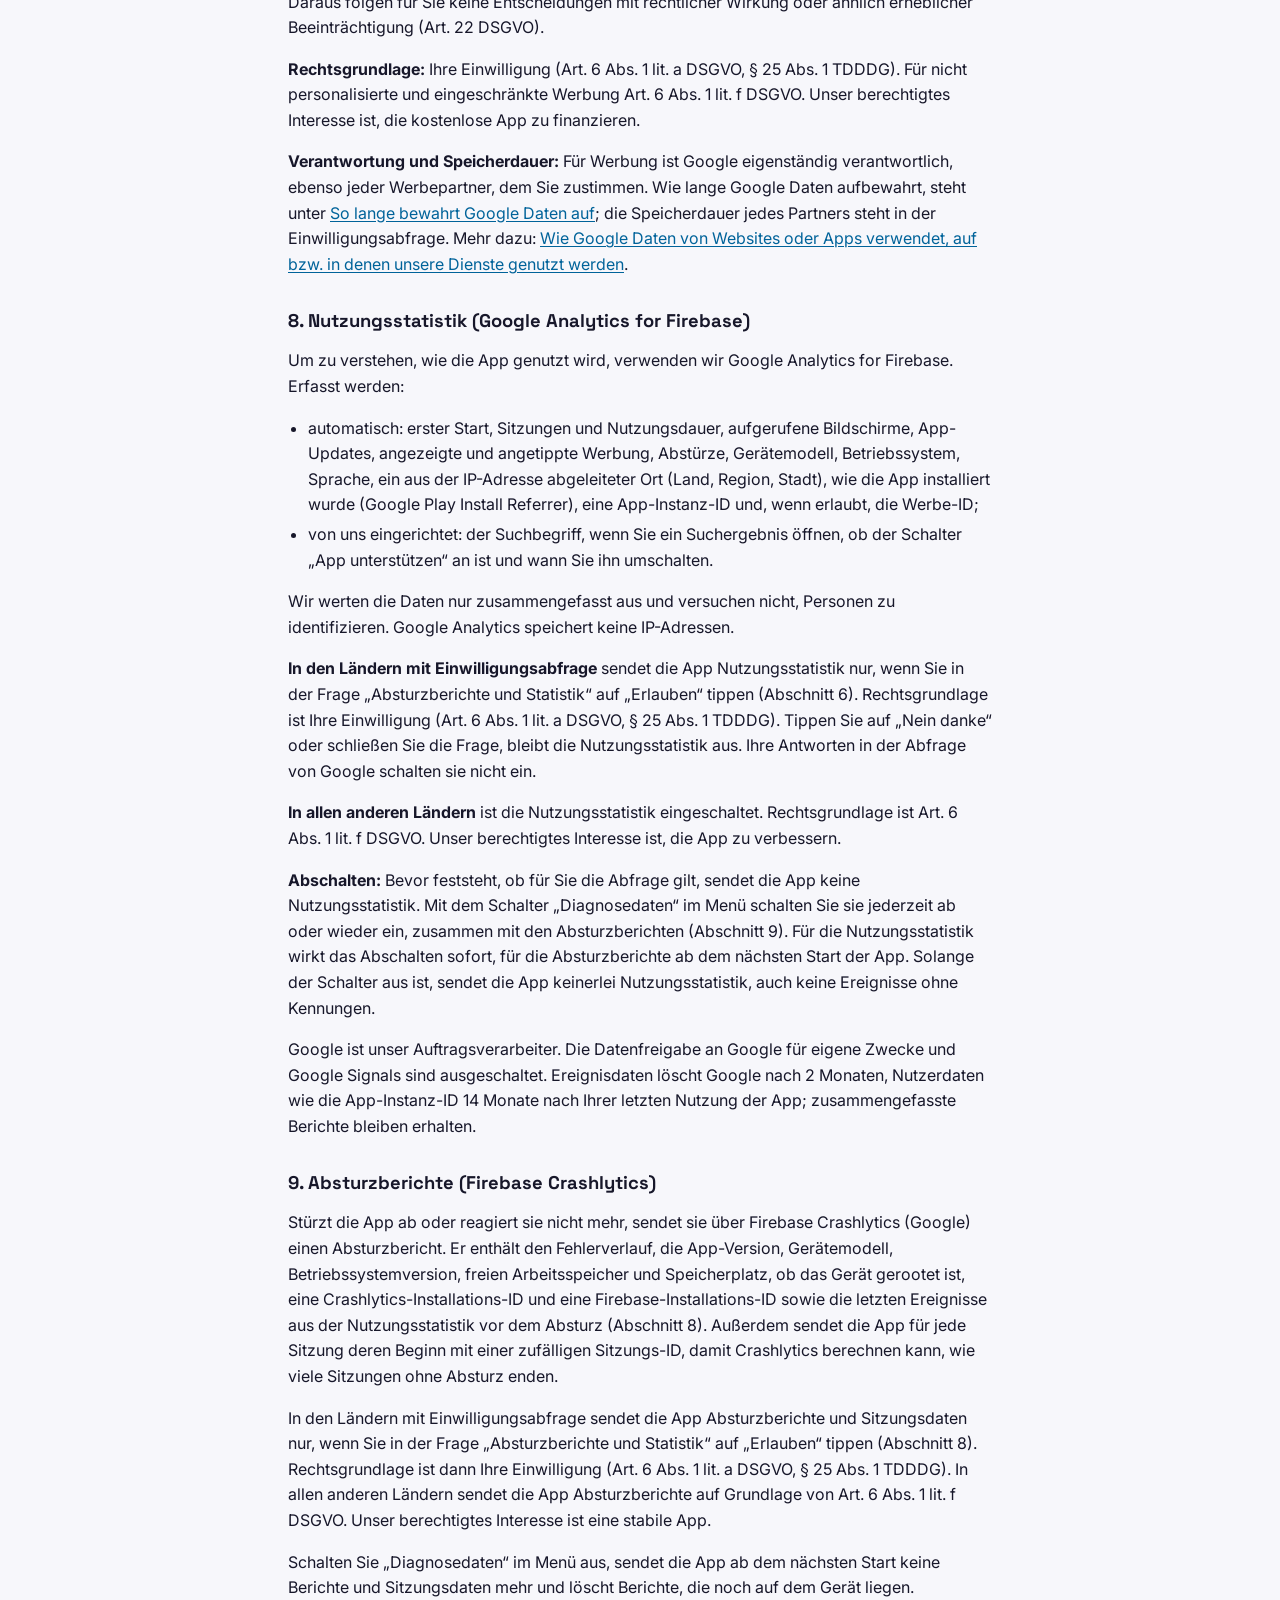
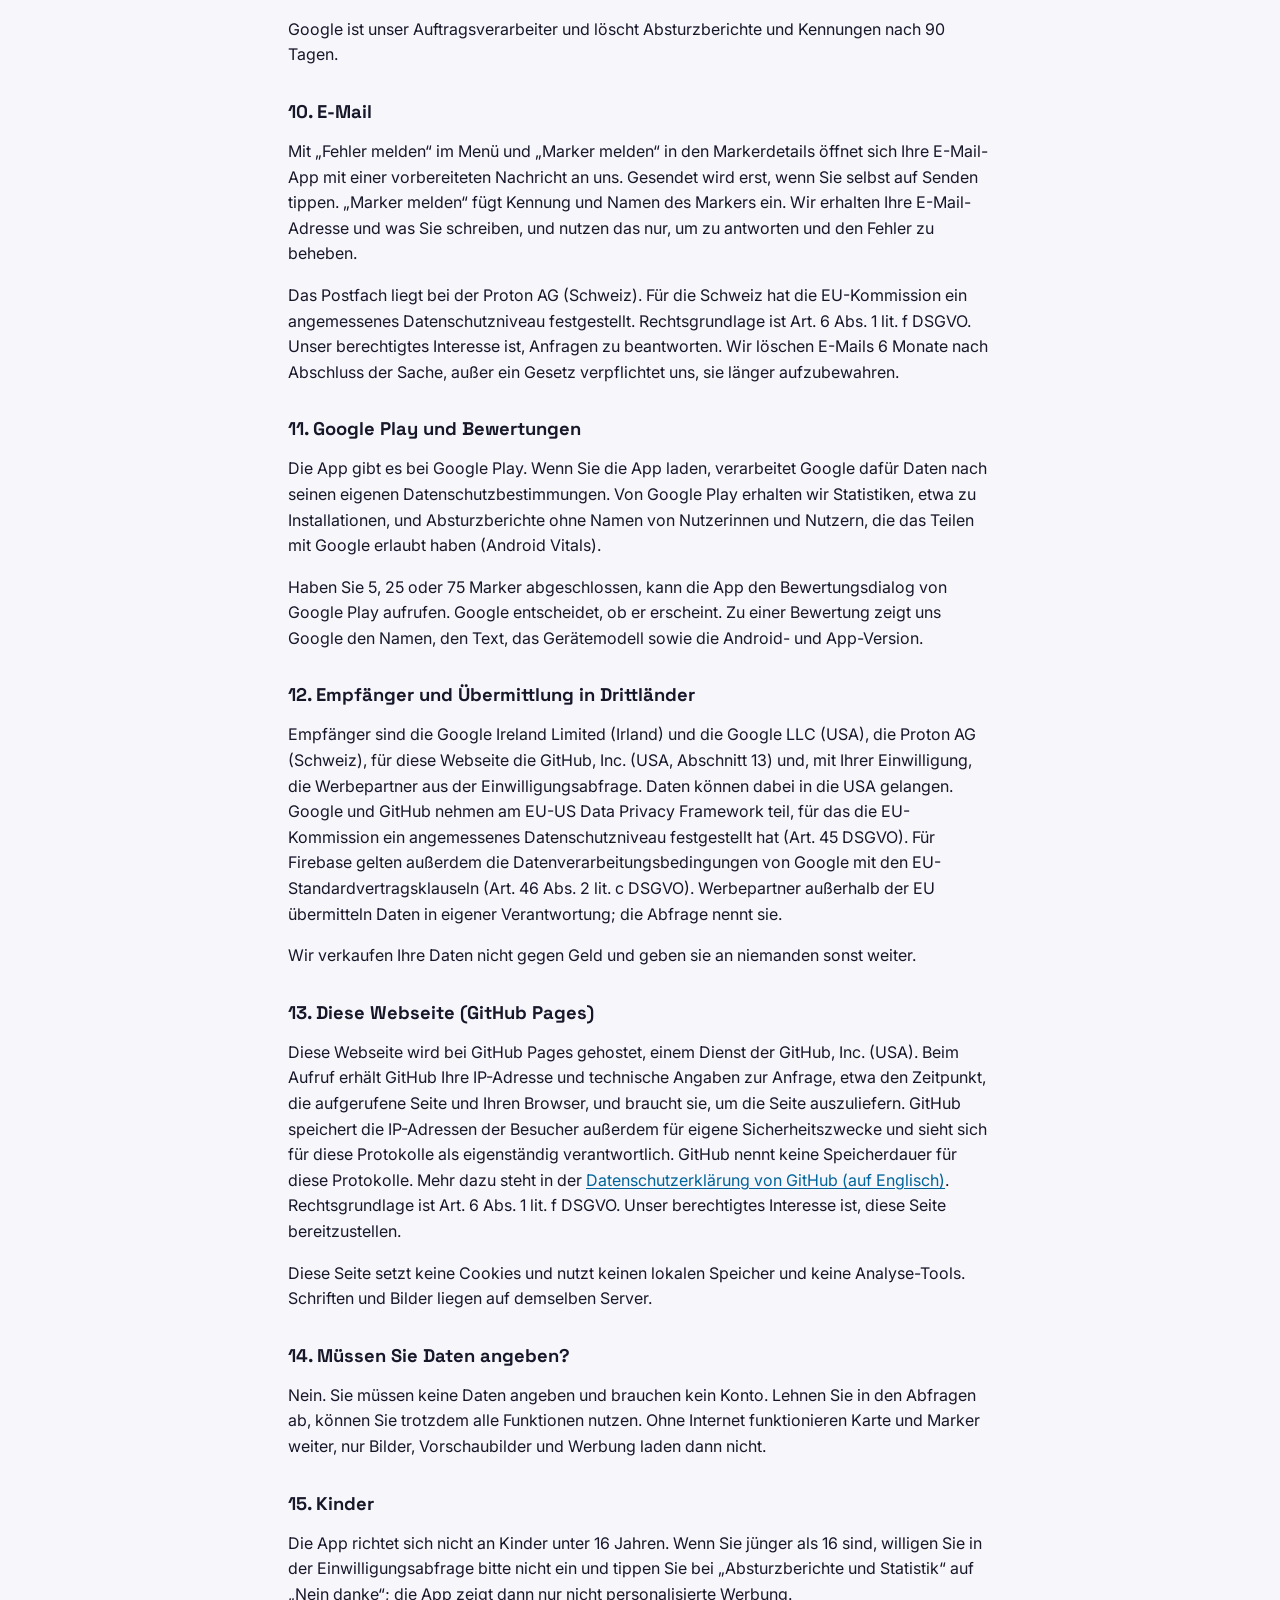
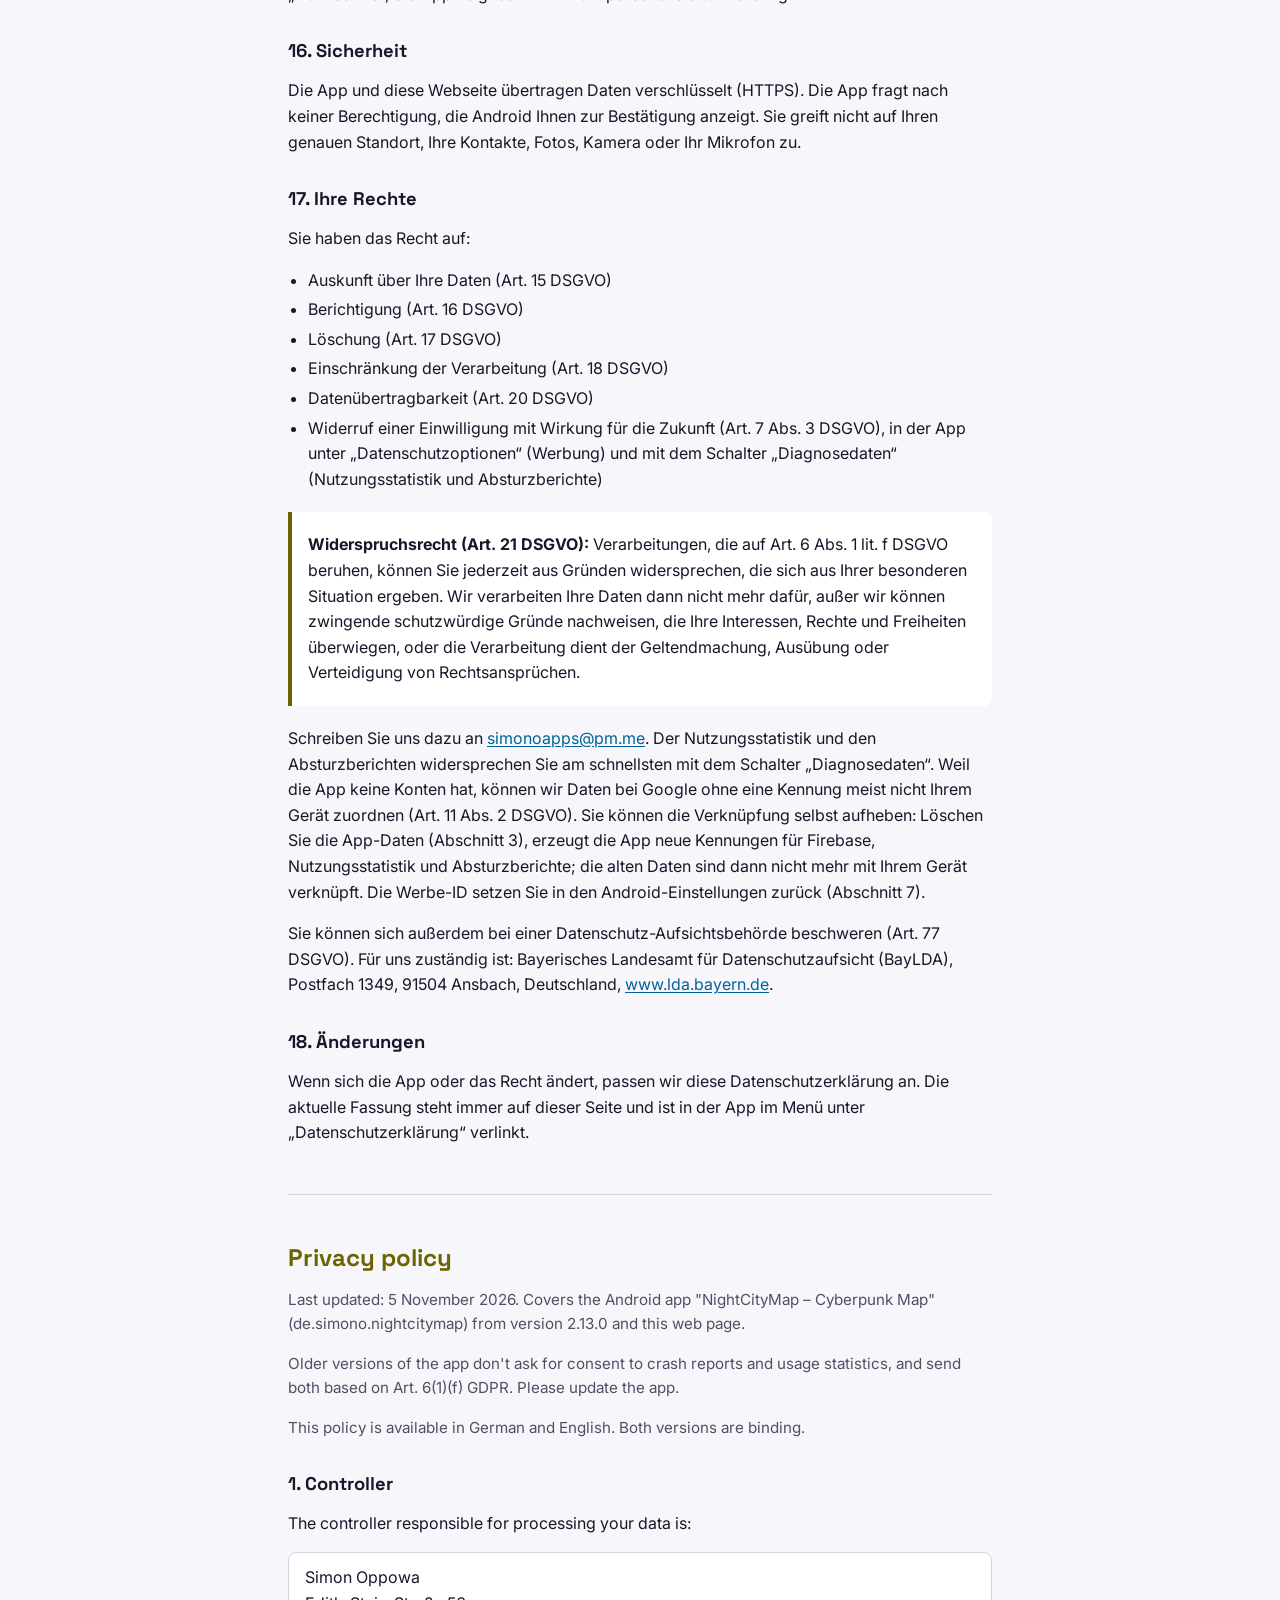
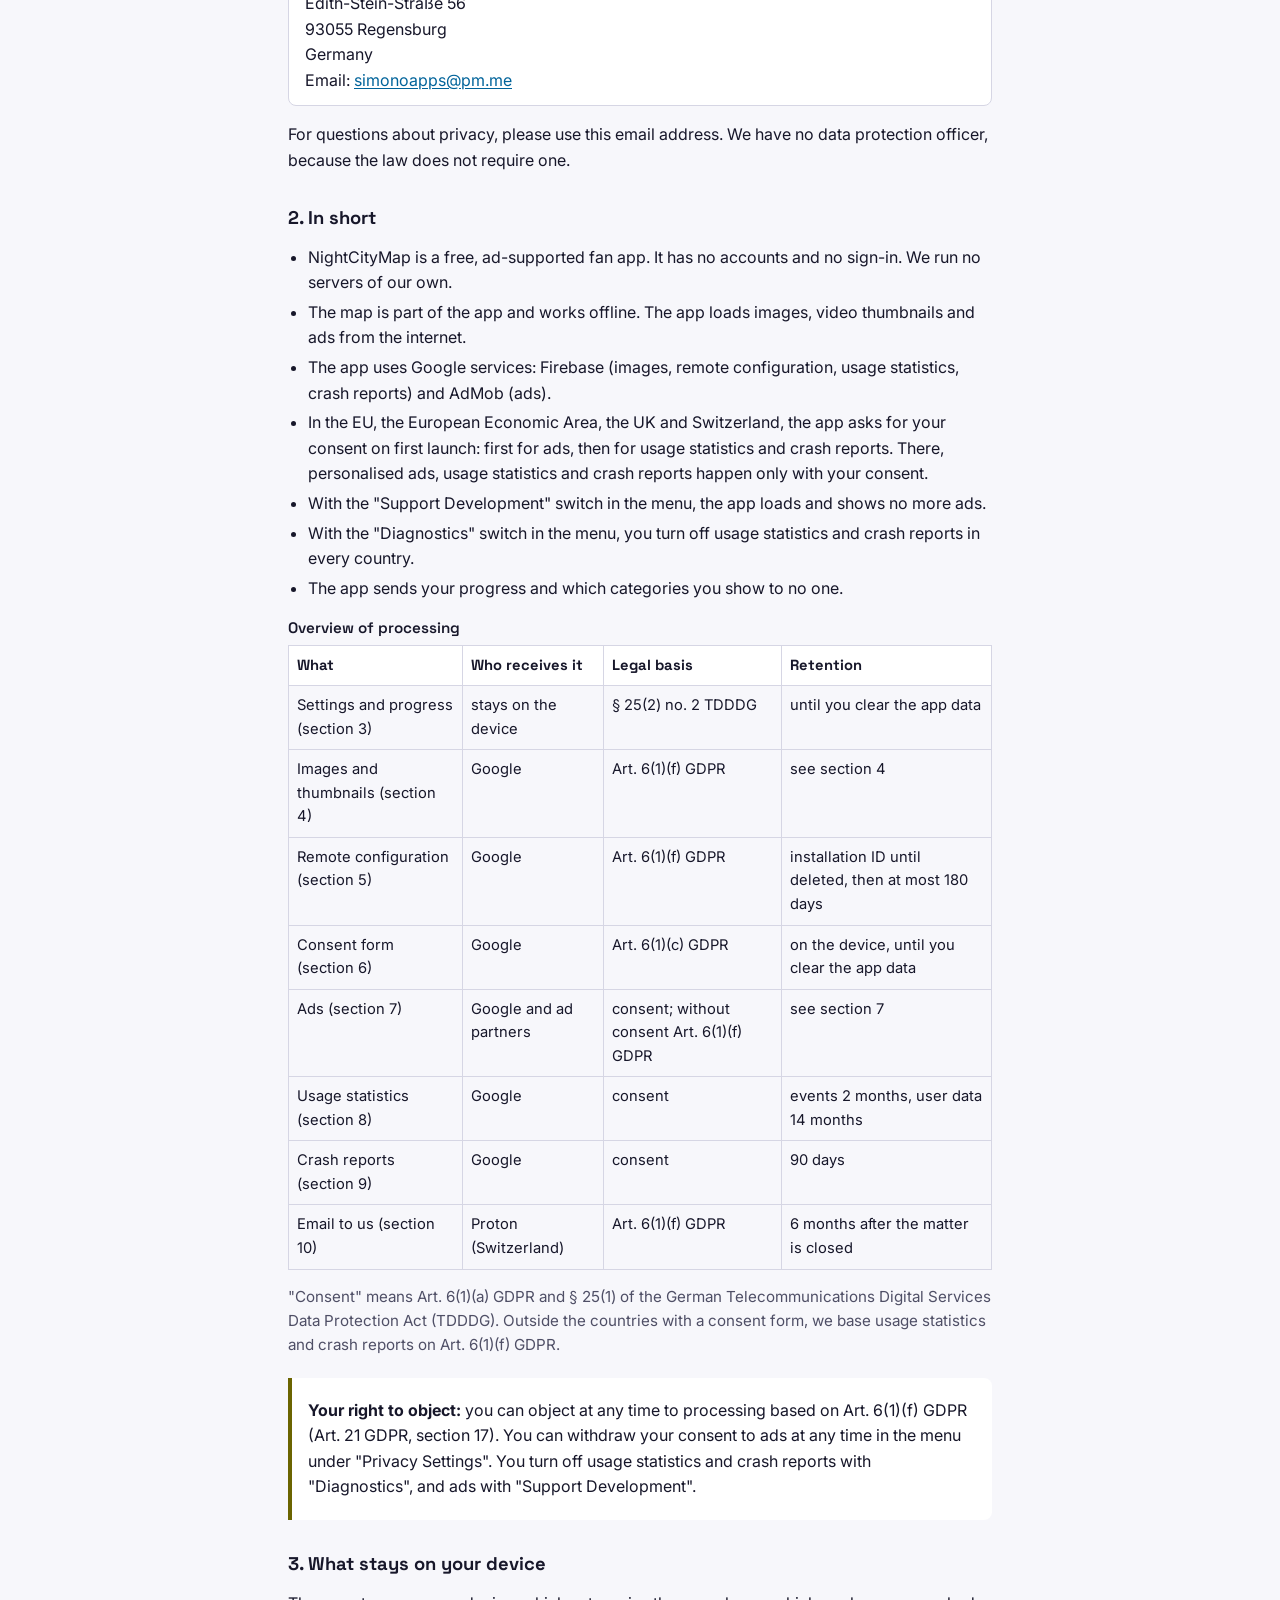
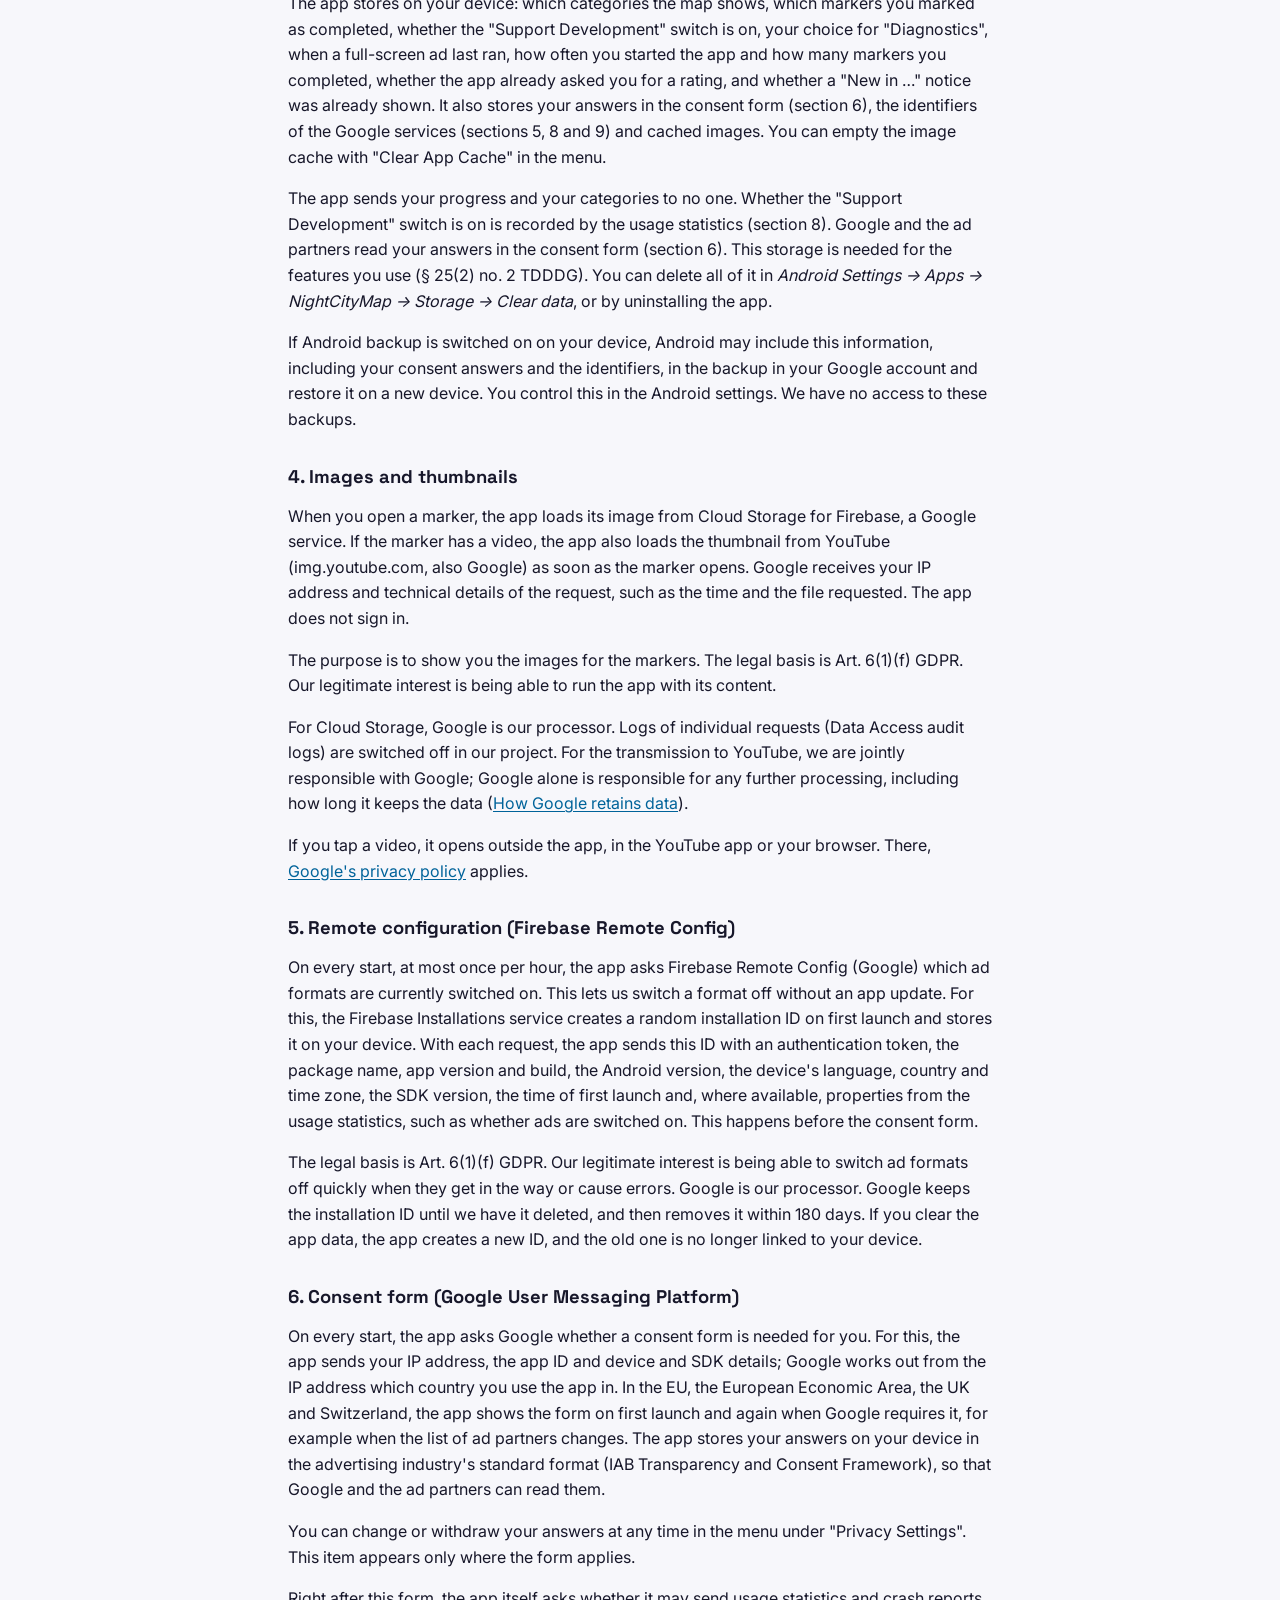
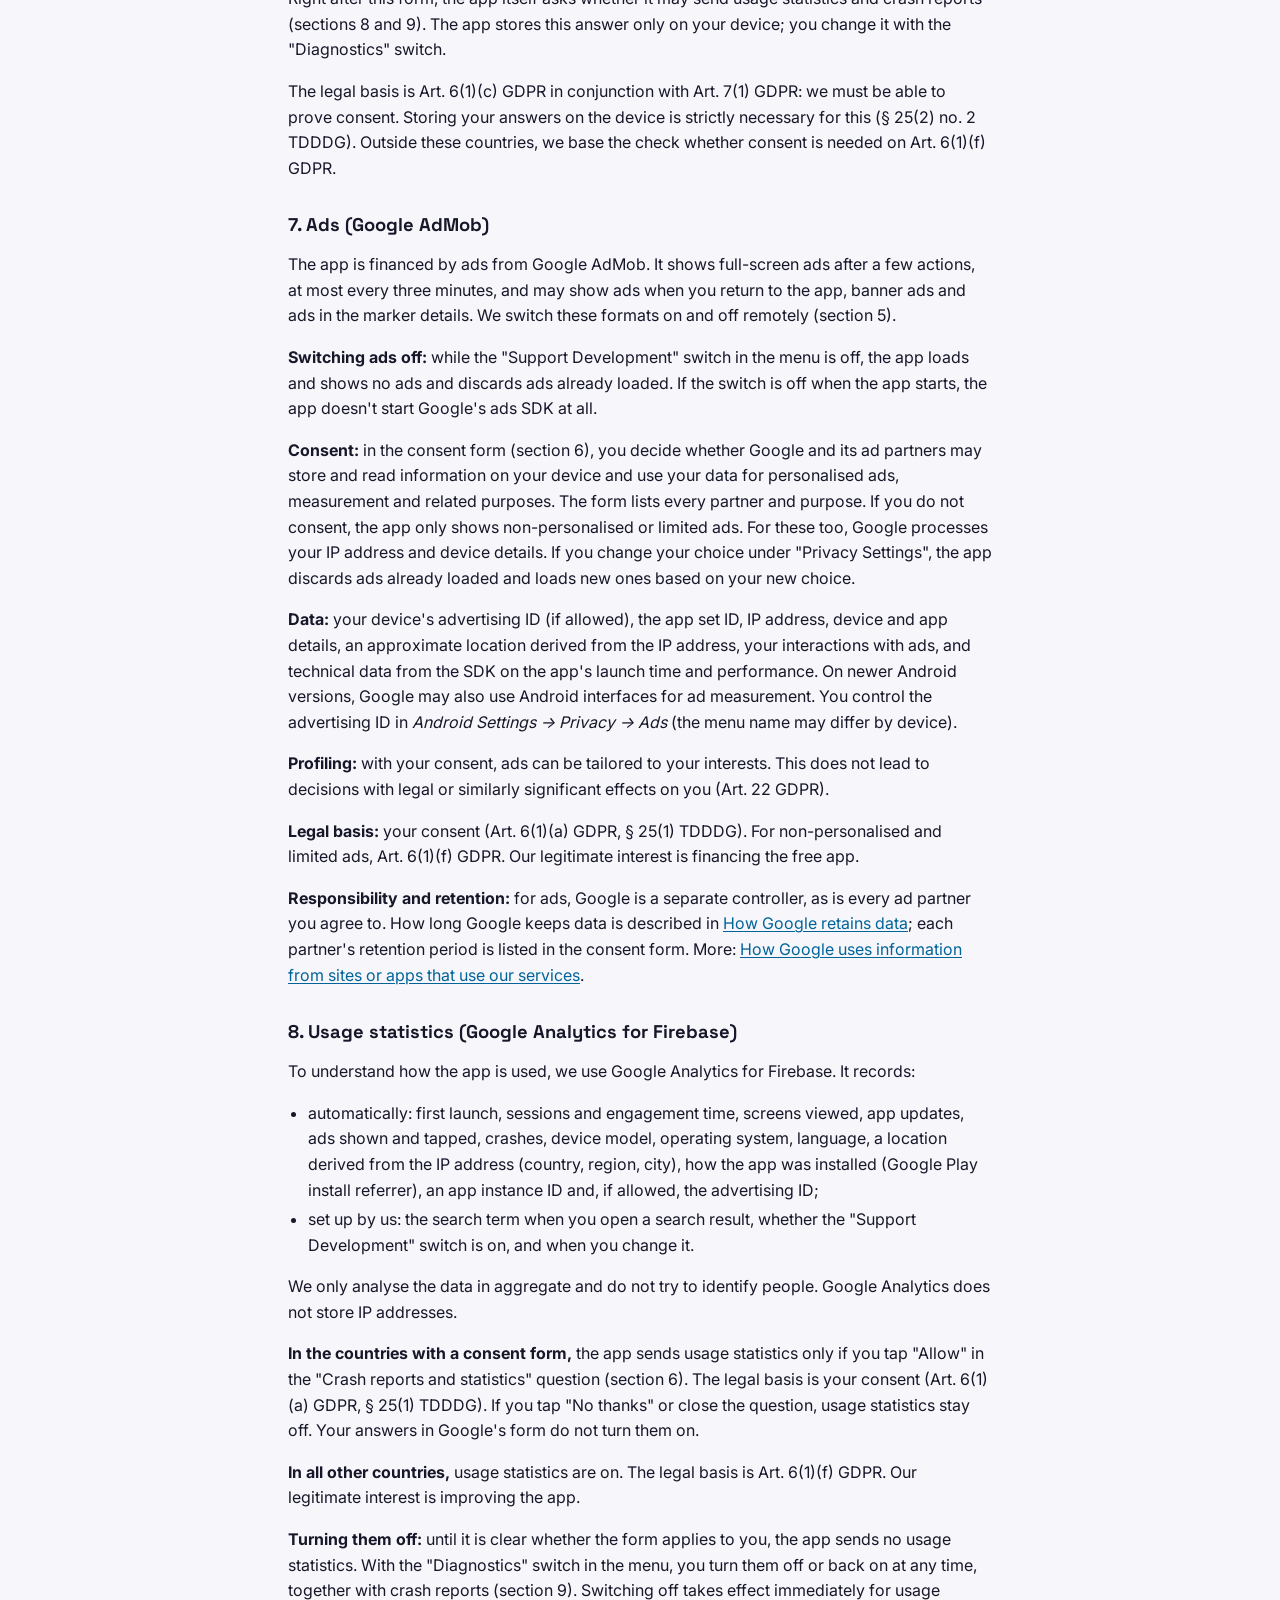
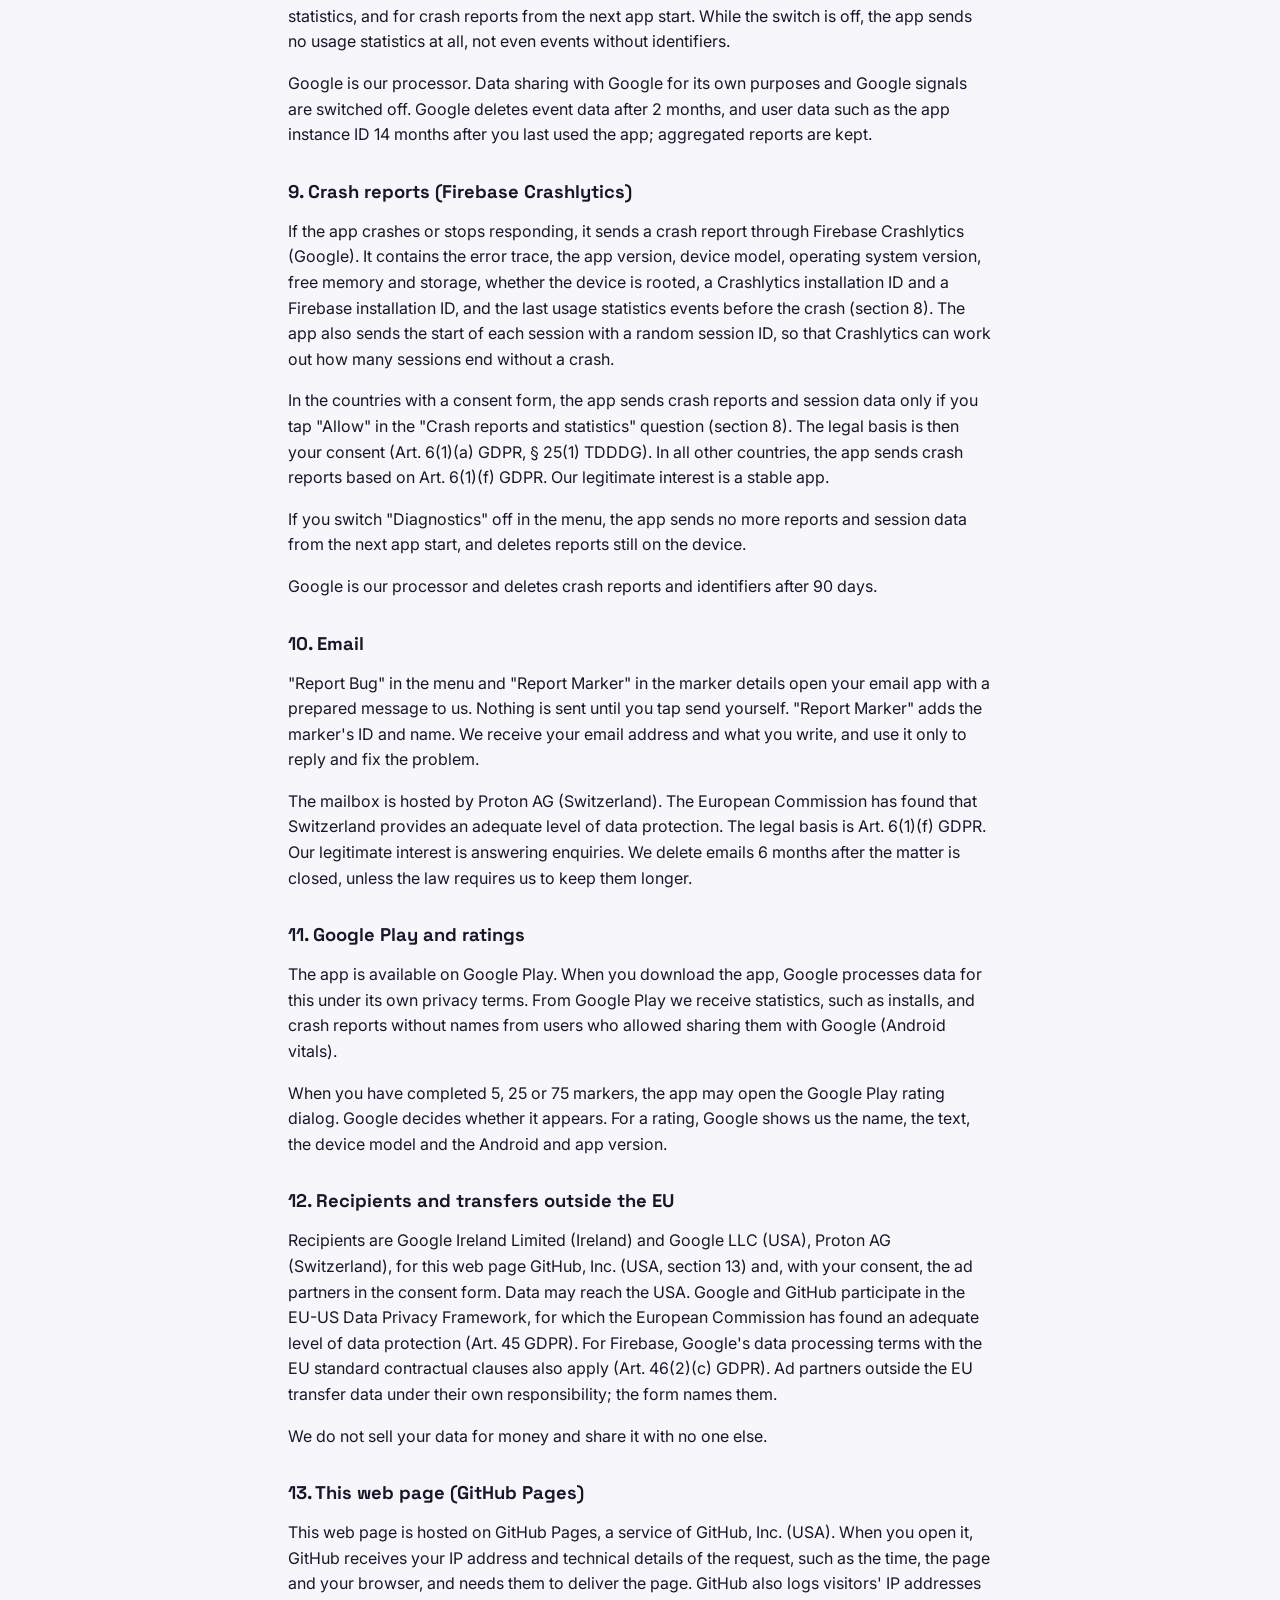
<file: nightcitymap/privacy/index.html>
<!doctype html>
<html lang="de">
<head>
  <meta charset="utf-8">
  <meta name="viewport" content="width=device-width, initial-scale=1">
  <meta http-equiv="Content-Security-Policy" content="default-src 'none'; style-src 'self'; font-src 'self'; img-src 'self'; base-uri 'none'; form-action 'none'">
  <meta name="referrer" content="no-referrer">
  <title>Datenschutzerklärung / Privacy policy · NightCityMap</title>
  <meta name="description" content="Datenschutzerklärung der App NightCityMap – Cyberpunk Map. Privacy policy of the NightCityMap – Cyberpunk Map app.">
  <link rel="icon" href="../../assets/nightcitymap-logo.png" type="image/png">
  <link rel="stylesheet" href="../style.css">
</head>
<body>

  <header class="site-header">
    <div class="wrap header-row">
      <a class="brand" href="../../"><img src="../../assets/nightcitymap-logo.png" alt="" width="32" height="32"><span>NightCityMap</span></a>
      <nav class="lang-switch" aria-label="Sprache / Language">
        <a href="#de" hreflang="de">Deutsch</a>
        <a href="#en" hreflang="en" lang="en">English</a>
      </nav>
    </div>
  </header>

  <main class="wrap">
    <h1>Datenschutzerklärung <span lang="en">/ Privacy policy</span></h1>

    <section class="lang-section" id="de" aria-labelledby="de-title">
      <h2 id="de-title">Datenschutzerklärung</h2>
      <p class="meta">Stand: 5. November 2026. Gilt für die Android-App „NightCityMap – Cyberpunk Map“ (de.simono.nightcitymap) ab Version 2.13.0 und für diese Webseite.</p>
      <p class="meta">Ältere Versionen der App fragen nicht nach einer Einwilligung für Absturzberichte und Nutzungsstatistik, sondern senden beides auf Grundlage von Art. 6 Abs. 1 lit. f DSGVO. Bitte aktualisieren Sie die App.</p>
      <p class="meta">Diese Erklärung gibt es auf Deutsch und auf Englisch. Beide Fassungen sind verbindlich.</p>

      <h3>1. Verantwortlicher</h3>
      <p>Verantwortlich für die Verarbeitung Ihrer Daten ist:</p>
      <address>
        Simon Oppowa<br>
        Edith-Stein-Straße 56<br>
        93055 Regensburg<br>
        Deutschland<br>
        E-Mail: <a href="mailto:simonoapps@pm.me">simonoapps@pm.me</a>
      </address>
      <p>Mit Fragen zum Datenschutz wenden Sie sich bitte an diese E-Mail-Adresse. Einen Datenschutzbeauftragten haben wir nicht, weil das Gesetz keinen verlangt.</p>

      <h3>2. Kurz gesagt</h3>
      <ul>
        <li>NightCityMap ist eine kostenlose Fan-App, die sich durch Werbung finanziert. Es gibt keine Konten und keine Anmeldung. Eigene Server betreiben wir nicht.</li>
        <li>Die Karte ist Teil der App und funktioniert ohne Internet. Bilder, Vorschaubilder von Videos und Werbung lädt die App aus dem Internet.</li>
        <li>Die App nutzt Dienste von Google: Firebase (Bilder, Fernkonfiguration, Nutzungsstatistik, Absturzberichte) und AdMob (Werbung).</li>
        <li>In der EU, im Europäischen Wirtschaftsraum, im Vereinigten Königreich und in der Schweiz fragt die App beim ersten Start nach Ihrer Einwilligung: zuerst für Werbung, danach für Nutzungsstatistik und Absturzberichte. Personalisierte Werbung, Nutzungsstatistik und Absturzberichte gibt es dort nur mit Ihrer Einwilligung.</li>
        <li>Mit dem Schalter „App unterstützen“ im Menü lädt und zeigt die App keine Werbung mehr.</li>
        <li>Mit dem Schalter „Diagnosedaten“ im Menü schalten Sie Nutzungsstatistik und Absturzberichte in allen Ländern ab.</li>
        <li>Ihren Fortschritt und welche Kategorien Sie anzeigen, sendet die App an niemanden.</li>
      </ul>

      <div class="table-scroll">
        <table>
          <caption>Übersicht der Verarbeitungen</caption>
          <thead>
            <tr><th scope="col">Was</th><th scope="col">Wer erhält es</th><th scope="col">Rechtsgrundlage</th><th scope="col">Speicherdauer</th></tr>
          </thead>
          <tbody>
            <tr><td>Einstellungen und Fortschritt (Abschnitt 3)</td><td>bleibt auf dem Gerät</td><td>§ 25 Abs. 2 Nr. 2 TDDDG</td><td>bis Sie die App-Daten löschen</td></tr>
            <tr><td>Bilder und Vorschaubilder (Abschnitt 4)</td><td>Google</td><td>Art. 6 Abs. 1 lit. f DSGVO</td><td>siehe Abschnitt 4</td></tr>
            <tr><td>Fernkonfiguration (Abschnitt 5)</td><td>Google</td><td>Art. 6 Abs. 1 lit. f DSGVO</td><td>Installations-ID bis zur Löschung, dann höchstens 180 Tage</td></tr>
            <tr><td>Einwilligungsabfrage (Abschnitt 6)</td><td>Google</td><td>Art. 6 Abs. 1 lit. c DSGVO</td><td>auf dem Gerät, bis Sie die App-Daten löschen</td></tr>
            <tr><td>Werbung (Abschnitt 7)</td><td>Google und Werbepartner</td><td>Einwilligung; ohne Einwilligung Art. 6 Abs. 1 lit. f DSGVO</td><td>siehe Abschnitt 7</td></tr>
            <tr><td>Nutzungsstatistik (Abschnitt 8)</td><td>Google</td><td>Einwilligung</td><td>Ereignisse 2 Monate, Nutzerdaten 14 Monate</td></tr>
            <tr><td>Absturzberichte (Abschnitt 9)</td><td>Google</td><td>Einwilligung</td><td>90 Tage</td></tr>
            <tr><td>E-Mail an uns (Abschnitt 10)</td><td>Proton (Schweiz)</td><td>Art. 6 Abs. 1 lit. f DSGVO</td><td>6 Monate nach Abschluss</td></tr>
          </tbody>
        </table>
      </div>
      <p class="meta">„Einwilligung“ bedeutet Art. 6 Abs. 1 lit. a DSGVO und § 25 Abs. 1 des Telekommunikation-Digitale-Dienste-Datenschutz-Gesetzes (TDDDG). Außerhalb der Länder mit Einwilligungsabfrage stützen wir Nutzungsstatistik und Absturzberichte auf Art. 6 Abs. 1 lit. f DSGVO.</p>

      <div class="notice">
        <p><strong>Ihr Widerspruchsrecht:</strong> Verarbeitungen auf Grundlage von Art. 6 Abs. 1 lit. f DSGVO können Sie jederzeit widersprechen (Art. 21 DSGVO, Abschnitt 17). Ihre Einwilligung in Werbung widerrufen Sie jederzeit im Menü unter „Datenschutzoptionen“. Nutzungsstatistik und Absturzberichte schalten Sie mit „Diagnosedaten“ ab, Werbung mit „App unterstützen“.</p>
      </div>

      <h3>3. Was auf Ihrem Gerät bleibt</h3>
      <p>Die App speichert auf Ihrem Gerät: welche Kategorien die Karte zeigt, welche Marker Sie als abgeschlossen markiert haben, ob der Schalter „App unterstützen“ an ist, Ihre Wahl zu „Diagnosedaten“, wann zuletzt eine Vollbild-Werbung lief, wie oft Sie die App gestartet und wie viele Marker Sie abgeschlossen haben, ob die App Sie schon um eine Bewertung gebeten hat und ob ein Hinweis „Neu in …“ bereits angezeigt wurde. Dazu kommen Ihre Antworten in der Einwilligungsabfrage (Abschnitt 6), die Kennungen der Google-Dienste (Abschnitte 5, 8 und 9) und zwischengespeicherte Bilder. Den Bildspeicher leeren Sie im Menü mit „App-Cache leeren“.</p>
      <p>Ihren Fortschritt und Ihre Kategorien sendet die App an niemanden. Ob der Schalter „App unterstützen“ an ist, erfasst die Nutzungsstatistik (Abschnitt 8). Ihre Antworten in der Einwilligungsabfrage lesen Google und die Werbepartner (Abschnitt 6). Die Speicherung ist für die Funktionen nötig, die Sie nutzen (§ 25 Abs. 2 Nr. 2 TDDDG). Sie löschen alles unter <em>Android-Einstellungen → Apps → NightCityMap → Speicher → Daten löschen</em> oder indem Sie die App deinstallieren.</p>
      <p>Wenn die Android-Sicherung auf Ihrem Gerät eingeschaltet ist, kann Android diese Angaben, auch Ihre Antworten in der Einwilligungsabfrage und die Kennungen, in die Sicherung in Ihrem Google-Konto aufnehmen und auf einem neuen Gerät wiederherstellen. Das steuern Sie in den Android-Einstellungen. Wir haben keinen Zugriff auf diese Sicherungen.</p>

      <h3>4. Bilder und Vorschaubilder</h3>
      <p>Wenn Sie einen Marker öffnen, lädt die App das Bild dazu von Cloud Storage for Firebase, einem Dienst von Google. Hat der Marker ein Video, lädt die App gleich beim Öffnen auch das Vorschaubild von YouTube (img.youtube.com, ebenfalls Google). Dabei erhält Google Ihre IP-Adresse und technische Angaben zur Anfrage, etwa den Zeitpunkt und die abgerufene Datei. Die App meldet sich dabei nicht an.</p>
      <p>Zweck ist, Ihnen die Bilder zu den Markern anzuzeigen. Rechtsgrundlage ist Art. 6 Abs. 1 lit. f DSGVO. Unser berechtigtes Interesse ist, die App mit ihren Inhalten betreiben zu können.</p>
      <p>Für Cloud Storage ist Google unser Auftragsverarbeiter. Protokolle über einzelne Abrufe (Datenzugriffs-Protokolle) sind in unserem Projekt ausgeschaltet. Für die Übermittlung an YouTube sind wir gemeinsam mit Google verantwortlich; für die weitere Verarbeitung, auch die Speicherdauer, ist Google allein verantwortlich (<a href="https://policies.google.com/technologies/retention?hl=de">So lange bewahrt Google Daten auf</a>).</p>
      <p>Tippen Sie auf ein Video, öffnet es sich außerhalb der App in der YouTube-App oder im Browser. Dort gilt die <a href="https://policies.google.com/privacy?hl=de">Datenschutzerklärung von Google</a>.</p>

      <h3>5. Fernkonfiguration (Firebase Remote Config)</h3>
      <p>Bei jedem Start, höchstens einmal pro Stunde, fragt die App bei Firebase Remote Config (Google) ab, welche Werbeformate gerade eingeschaltet sind. So können wir ein Format ohne App-Update abschalten. Dafür erzeugt der Dienst Firebase Installations beim ersten Start eine zufällige Installations-ID und speichert sie auf Ihrem Gerät. Bei der Abfrage sendet die App diese ID mit einem Anmeldetoken, den Paketnamen, App-Version und Build, die Android-Version, Sprache, Land und Zeitzone des Geräts, die SDK-Version, den Zeitpunkt des ersten Starts und, falls vorhanden, Eigenschaften aus der Nutzungsstatistik, etwa ob Werbung eingeschaltet ist. Das geschieht schon vor der Einwilligungsabfrage.</p>
      <p>Rechtsgrundlage ist Art. 6 Abs. 1 lit. f DSGVO. Unser berechtigtes Interesse ist, Werbeformate schnell abschalten zu können, wenn sie stören oder Fehler verursachen. Google ist unser Auftragsverarbeiter. Google speichert die Installations-ID, bis wir sie löschen lassen; danach entfernt Google sie innerhalb von 180 Tagen. Löschen Sie die App-Daten, erzeugt die App eine neue ID; die alte ist dann nicht mehr mit Ihrem Gerät verknüpft.</p>

      <h3>6. Einwilligungsabfrage (Google User Messaging Platform)</h3>
      <p>Bei jedem Start fragt die App bei Google nach, ob für Sie eine Einwilligungsabfrage nötig ist. Dafür sendet die App Ihre IP-Adresse, die App-ID sowie Angaben zu Gerät und SDK; Google erkennt an der IP-Adresse, aus welchem Land Sie die App nutzen. In der EU, im Europäischen Wirtschaftsraum, im Vereinigten Königreich und in der Schweiz zeigt die App die Abfrage beim ersten Start und erneut, wenn Google es verlangt, etwa wenn sich die Liste der Werbepartner ändert. Ihre Antworten speichert die App auf Ihrem Gerät im Standardformat der Werbebranche (IAB Transparency and Consent Framework), damit Google und die Werbepartner sie lesen können.</p>
      <p>Ihre Antworten ändern oder widerrufen Sie jederzeit im Menü unter „Datenschutzoptionen“. Dieser Eintrag erscheint nur dort, wo die Abfrage gilt.</p>
      <p>Direkt nach dieser Abfrage fragt die App selbst, ob sie Nutzungsstatistik und Absturzberichte senden darf (Abschnitte 8 und 9). Diese Antwort speichert die App nur auf Ihrem Gerät; Sie ändern sie mit dem Schalter „Diagnosedaten“.</p>
      <p>Rechtsgrundlage ist Art. 6 Abs. 1 lit. c DSGVO in Verbindung mit Art. 7 Abs. 1 DSGVO: Wir müssen Einwilligungen nachweisen können. Das Speichern Ihrer Antworten auf dem Gerät ist dafür unbedingt erforderlich (§ 25 Abs. 2 Nr. 2 TDDDG). Außerhalb dieser Länder stützen wir die Abfrage, ob eine Einwilligung nötig ist, auf Art. 6 Abs. 1 lit. f DSGVO.</p>

      <h3>7. Werbung (Google AdMob)</h3>
      <p>Die App finanziert sich durch Werbung von Google AdMob. Sie zeigt Vollbild-Werbung nach einigen Aktionen, höchstens alle drei Minuten, und kann Werbung beim Zurückkehren in die App, Werbebanner und Werbung in den Markerdetails zeigen. Welche dieser Formate laufen, schalten wir aus der Ferne (Abschnitt 5).</p>
      <p><strong>Werbung ausschalten:</strong> Ist der Schalter „App unterstützen“ im Menü aus, lädt und zeigt die App keine Werbung mehr und verwirft bereits geladene Werbung. Ist der Schalter beim Start der App aus, startet die App das Werbe-SDK von Google gar nicht erst.</p>
      <p><strong>Einwilligung:</strong> In der Einwilligungsabfrage (Abschnitt 6) entscheiden Sie, ob Google und seine Werbepartner Informationen auf Ihrem Gerät speichern und auslesen und Ihre Daten für personalisierte Werbung, Messung und verwandte Zwecke nutzen dürfen. Die Abfrage nennt alle Partner und Zwecke. Willigen Sie nicht ein, zeigt die App nur nicht personalisierte oder eingeschränkte Werbung. Auch dafür verarbeitet Google Ihre IP-Adresse und Angaben zum Gerät. Ändern Sie Ihre Wahl unter „Datenschutzoptionen“, verwirft die App bereits geladene Werbung und lädt neue nach Ihrer neuen Wahl.</p>
      <p><strong>Daten:</strong> Werbe-ID Ihres Geräts (wenn erlaubt), App-Set-ID, IP-Adresse, Angaben zu Gerät und App, ein aus der IP-Adresse abgeleiteter ungefährer Standort, Ihre Interaktionen mit der Werbung und technische Angaben des SDK zu Startzeit und Leistung der App. Auf neueren Android-Versionen kann Google außerdem Android-Schnittstellen zur Werbemessung nutzen. Die Werbe-ID steuern Sie unter <em>Android-Einstellungen → Datenschutz → Werbung</em> (der Name des Menüs kann je nach Gerät abweichen).</p>
      <p><strong>Profilbildung:</strong> Mit Ihrer Einwilligung kann Werbung auf Ihre Interessen zugeschnitten werden. Daraus folgen für Sie keine Entscheidungen mit rechtlicher Wirkung oder ähnlich erheblicher Beeinträchtigung (Art. 22 DSGVO).</p>
      <p><strong>Rechtsgrundlage:</strong> Ihre Einwilligung (Art. 6 Abs. 1 lit. a DSGVO, § 25 Abs. 1 TDDDG). Für nicht personalisierte und eingeschränkte Werbung Art. 6 Abs. 1 lit. f DSGVO. Unser berechtigtes Interesse ist, die kostenlose App zu finanzieren.</p>
      <p><strong>Verantwortung und Speicherdauer:</strong> Für Werbung ist Google eigenständig verantwortlich, ebenso jeder Werbepartner, dem Sie zustimmen. Wie lange Google Daten aufbewahrt, steht unter <a href="https://policies.google.com/technologies/retention?hl=de">So lange bewahrt Google Daten auf</a>; die Speicherdauer jedes Partners steht in der Einwilligungsabfrage. Mehr dazu: <a href="https://policies.google.com/technologies/partner-sites?hl=de">Wie Google Daten von Websites oder Apps verwendet, auf bzw. in denen unsere Dienste genutzt werden</a>.</p>

      <h3>8. Nutzungsstatistik (Google Analytics for Firebase)</h3>
      <p>Um zu verstehen, wie die App genutzt wird, verwenden wir Google Analytics for Firebase. Erfasst werden:</p>
      <ul>
        <li>automatisch: erster Start, Sitzungen und Nutzungsdauer, aufgerufene Bildschirme, App-Updates, angezeigte und angetippte Werbung, Abstürze, Gerätemodell, Betriebssystem, Sprache, ein aus der IP-Adresse abgeleiteter Ort (Land, Region, Stadt), wie die App installiert wurde (Google Play Install Referrer), eine App-Instanz-ID und, wenn erlaubt, die Werbe-ID;</li>
        <li>von uns eingerichtet: der Suchbegriff, wenn Sie ein Suchergebnis öffnen, ob der Schalter „App unterstützen“ an ist und wann Sie ihn umschalten.</li>
      </ul>
      <p>Wir werten die Daten nur zusammengefasst aus und versuchen nicht, Personen zu identifizieren. Google Analytics speichert keine IP-Adressen.</p>
      <p><strong>In den Ländern mit Einwilligungsabfrage</strong> sendet die App Nutzungsstatistik nur, wenn Sie in der Frage „Absturzberichte und Statistik“ auf „Erlauben“ tippen (Abschnitt 6). Rechtsgrundlage ist Ihre Einwilligung (Art. 6 Abs. 1 lit. a DSGVO, § 25 Abs. 1 TDDDG). Tippen Sie auf „Nein danke“ oder schließen Sie die Frage, bleibt die Nutzungsstatistik aus. Ihre Antworten in der Abfrage von Google schalten sie nicht ein.</p>
      <p><strong>In allen anderen Ländern</strong> ist die Nutzungsstatistik eingeschaltet. Rechtsgrundlage ist Art. 6 Abs. 1 lit. f DSGVO. Unser berechtigtes Interesse ist, die App zu verbessern.</p>
      <p><strong>Abschalten:</strong> Bevor feststeht, ob für Sie die Abfrage gilt, sendet die App keine Nutzungsstatistik. Mit dem Schalter „Diagnosedaten“ im Menü schalten Sie sie jederzeit ab oder wieder ein, zusammen mit den Absturzberichten (Abschnitt 9). Für die Nutzungsstatistik wirkt das Abschalten sofort, für die Absturzberichte ab dem nächsten Start der App. Solange der Schalter aus ist, sendet die App keinerlei Nutzungsstatistik, auch keine Ereignisse ohne Kennungen.</p>
      <p>Google ist unser Auftragsverarbeiter. Die Datenfreigabe an Google für eigene Zwecke und Google Signals sind ausgeschaltet. Ereignisdaten löscht Google nach 2 Monaten, Nutzerdaten wie die App-Instanz-ID 14 Monate nach Ihrer letzten Nutzung der App; zusammengefasste Berichte bleiben erhalten.</p>

      <h3>9. Absturzberichte (Firebase Crashlytics)</h3>
      <p>Stürzt die App ab oder reagiert sie nicht mehr, sendet sie über Firebase Crashlytics (Google) einen Absturzbericht. Er enthält den Fehlerverlauf, die App-Version, Gerätemodell, Betriebssystemversion, freien Arbeitsspeicher und Speicherplatz, ob das Gerät gerootet ist, eine Crashlytics-Installations-ID und eine Firebase-Installations-ID sowie die letzten Ereignisse aus der Nutzungsstatistik vor dem Absturz (Abschnitt 8). Außerdem sendet die App für jede Sitzung deren Beginn mit einer zufälligen Sitzungs-ID, damit Crashlytics berechnen kann, wie viele Sitzungen ohne Absturz enden.</p>
      <p>In den Ländern mit Einwilligungsabfrage sendet die App Absturzberichte und Sitzungsdaten nur, wenn Sie in der Frage „Absturzberichte und Statistik“ auf „Erlauben“ tippen (Abschnitt 8). Rechtsgrundlage ist dann Ihre Einwilligung (Art. 6 Abs. 1 lit. a DSGVO, § 25 Abs. 1 TDDDG). In allen anderen Ländern sendet die App Absturzberichte auf Grundlage von Art. 6 Abs. 1 lit. f DSGVO. Unser berechtigtes Interesse ist eine stabile App.</p>
      <p>Schalten Sie „Diagnosedaten“ im Menü aus, sendet die App ab dem nächsten Start keine Berichte und Sitzungsdaten mehr und löscht Berichte, die noch auf dem Gerät liegen.</p>
      <p>Google ist unser Auftragsverarbeiter und löscht Absturzberichte und Kennungen nach 90 Tagen.</p>

      <h3>10. E-Mail</h3>
      <p>Mit „Fehler melden“ im Menü und „Marker melden“ in den Markerdetails öffnet sich Ihre E-Mail-App mit einer vorbereiteten Nachricht an uns. Gesendet wird erst, wenn Sie selbst auf Senden tippen. „Marker melden“ fügt Kennung und Namen des Markers ein. Wir erhalten Ihre E-Mail-Adresse und was Sie schreiben, und nutzen das nur, um zu antworten und den Fehler zu beheben.</p>
      <p>Das Postfach liegt bei der Proton AG (Schweiz). Für die Schweiz hat die EU-Kommission ein angemessenes Datenschutzniveau festgestellt. Rechtsgrundlage ist Art. 6 Abs. 1 lit. f DSGVO. Unser berechtigtes Interesse ist, Anfragen zu beantworten. Wir löschen E-Mails 6 Monate nach Abschluss der Sache, außer ein Gesetz verpflichtet uns, sie länger aufzubewahren.</p>

      <h3>11. Google Play und Bewertungen</h3>
      <p>Die App gibt es bei Google Play. Wenn Sie die App laden, verarbeitet Google dafür Daten nach seinen eigenen Datenschutzbestimmungen. Von Google Play erhalten wir Statistiken, etwa zu Installationen, und Absturzberichte ohne Namen von Nutzerinnen und Nutzern, die das Teilen mit Google erlaubt haben (Android Vitals).</p>
      <p>Haben Sie 5, 25 oder 75 Marker abgeschlossen, kann die App den Bewertungsdialog von Google Play aufrufen. Google entscheidet, ob er erscheint. Zu einer Bewertung zeigt uns Google den Namen, den Text, das Gerätemodell sowie die Android- und App-Version.</p>

      <h3>12. Empfänger und Übermittlung in Drittländer</h3>
      <p>Empfänger sind die Google Ireland Limited (Irland) und die Google LLC (USA), die Proton AG (Schweiz), für diese Webseite die GitHub, Inc. (USA, Abschnitt 13) und, mit Ihrer Einwilligung, die Werbepartner aus der Einwilligungsabfrage. Daten können dabei in die USA gelangen. Google und GitHub nehmen am EU-US Data Privacy Framework teil, für das die EU-Kommission ein angemessenes Datenschutzniveau festgestellt hat (Art. 45 DSGVO). Für Firebase gelten außerdem die Datenverarbeitungsbedingungen von Google mit den EU-Standardvertragsklauseln (Art. 46 Abs. 2 lit. c DSGVO). Werbepartner außerhalb der EU übermitteln Daten in eigener Verantwortung; die Abfrage nennt sie.</p>
      <p>Wir verkaufen Ihre Daten nicht gegen Geld und geben sie an niemanden sonst weiter.</p>

      <h3>13. Diese Webseite (GitHub Pages)</h3>
      <p>Diese Webseite wird bei GitHub Pages gehostet, einem Dienst der GitHub, Inc. (USA). Beim Aufruf erhält GitHub Ihre IP-Adresse und technische Angaben zur Anfrage, etwa den Zeitpunkt, die aufgerufene Seite und Ihren Browser, und braucht sie, um die Seite auszuliefern. GitHub speichert die IP-Adressen der Besucher außerdem für eigene Sicherheitszwecke und sieht sich für diese Protokolle als eigenständig verantwortlich. GitHub nennt keine Speicherdauer für diese Protokolle. Mehr dazu steht in der <a href="https://docs.github.com/en/site-policy/privacy-policies/github-general-privacy-statement" hreflang="en">Datenschutzerklärung von GitHub (auf Englisch)</a>. Rechtsgrundlage ist Art. 6 Abs. 1 lit. f DSGVO. Unser berechtigtes Interesse ist, diese Seite bereitzustellen.</p>
      <p>Diese Seite setzt keine Cookies und nutzt keinen lokalen Speicher und keine Analyse-Tools. Schriften und Bilder liegen auf demselben Server.</p>

      <h3>14. Müssen Sie Daten angeben?</h3>
      <p>Nein. Sie müssen keine Daten angeben und brauchen kein Konto. Lehnen Sie in den Abfragen ab, können Sie trotzdem alle Funktionen nutzen. Ohne Internet funktionieren Karte und Marker weiter, nur Bilder, Vorschaubilder und Werbung laden dann nicht.</p>

      <h3>15. Kinder</h3>
      <p>Die App richtet sich nicht an Kinder unter 16 Jahren. Wenn Sie jünger als 16 sind, willigen Sie in der Einwilligungsabfrage bitte nicht ein und tippen Sie bei „Absturzberichte und Statistik“ auf „Nein danke“; die App zeigt dann nur nicht personalisierte Werbung.</p>

      <h3>16. Sicherheit</h3>
      <p>Die App und diese Webseite übertragen Daten verschlüsselt (HTTPS). Die App fragt nach keiner Berechtigung, die Android Ihnen zur Bestätigung anzeigt. Sie greift nicht auf Ihren genauen Standort, Ihre Kontakte, Fotos, Kamera oder Ihr Mikrofon zu.</p>

      <h3>17. Ihre Rechte</h3>
      <p>Sie haben das Recht auf:</p>
      <ul>
        <li>Auskunft über Ihre Daten (Art. 15 DSGVO)</li>
        <li>Berichtigung (Art. 16 DSGVO)</li>
        <li>Löschung (Art. 17 DSGVO)</li>
        <li>Einschränkung der Verarbeitung (Art. 18 DSGVO)</li>
        <li>Datenübertragbarkeit (Art. 20 DSGVO)</li>
        <li>Widerruf einer Einwilligung mit Wirkung für die Zukunft (Art. 7 Abs. 3 DSGVO), in der App unter „Datenschutzoptionen“ (Werbung) und mit dem Schalter „Diagnosedaten“ (Nutzungsstatistik und Absturzberichte)</li>
      </ul>
      <div class="notice">
        <p><strong>Widerspruchsrecht (Art. 21 DSGVO):</strong> Verarbeitungen, die auf Art. 6 Abs. 1 lit. f DSGVO beruhen, können Sie jederzeit aus Gründen widersprechen, die sich aus Ihrer besonderen Situation ergeben. Wir verarbeiten Ihre Daten dann nicht mehr dafür, außer wir können zwingende schutzwürdige Gründe nachweisen, die Ihre Interessen, Rechte und Freiheiten überwiegen, oder die Verarbeitung dient der Geltendmachung, Ausübung oder Verteidigung von Rechtsansprüchen.</p>
      </div>
      <p>Schreiben Sie uns dazu an <a href="mailto:simonoapps@pm.me">simonoapps@pm.me</a>. Der Nutzungsstatistik und den Absturzberichten widersprechen Sie am schnellsten mit dem Schalter „Diagnosedaten“. Weil die App keine Konten hat, können wir Daten bei Google ohne eine Kennung meist nicht Ihrem Gerät zuordnen (Art. 11 Abs. 2 DSGVO). Sie können die Verknüpfung selbst aufheben: Löschen Sie die App-Daten (Abschnitt 3), erzeugt die App neue Kennungen für Firebase, Nutzungsstatistik und Absturzberichte; die alten Daten sind dann nicht mehr mit Ihrem Gerät verknüpft. Die Werbe-ID setzen Sie in den Android-Einstellungen zurück (Abschnitt 7).</p>
      <p>Sie können sich außerdem bei einer Datenschutz-Aufsichtsbehörde beschweren (Art. 77 DSGVO). Für uns zuständig ist: Bayerisches Landesamt für Datenschutzaufsicht (BayLDA), Postfach 1349, 91504 Ansbach, Deutschland, <a href="https://www.lda.bayern.de/">www.lda.bayern.de</a>.</p>

      <h3>18. Änderungen</h3>
      <p>Wenn sich die App oder das Recht ändert, passen wir diese Datenschutzerklärung an. Die aktuelle Fassung steht immer auf dieser Seite und ist in der App im Menü unter „Datenschutzerklärung“ verlinkt.</p>
    </section>

    <section class="lang-section" id="en" lang="en" aria-labelledby="en-title">
      <h2 id="en-title">Privacy policy</h2>
      <p class="meta">Last updated: 5 November 2026. Covers the Android app "NightCityMap – Cyberpunk Map" (de.simono.nightcitymap) from version 2.13.0 and this web page.</p>
      <p class="meta">Older versions of the app don't ask for consent to crash reports and usage statistics, and send both based on Art. 6(1)(f) GDPR. Please update the app.</p>
      <p class="meta">This policy is available in German and English. Both versions are binding.</p>

      <h3>1. Controller</h3>
      <p>The controller responsible for processing your data is:</p>
      <address>
        Simon Oppowa<br>
        Edith-Stein-Straße 56<br>
        93055 Regensburg<br>
        Germany<br>
        Email: <a href="mailto:simonoapps@pm.me">simonoapps@pm.me</a>
      </address>
      <p>For questions about privacy, please use this email address. We have no data protection officer, because the law does not require one.</p>

      <h3>2. In short</h3>
      <ul>
        <li>NightCityMap is a free, ad-supported fan app. It has no accounts and no sign-in. We run no servers of our own.</li>
        <li>The map is part of the app and works offline. The app loads images, video thumbnails and ads from the internet.</li>
        <li>The app uses Google services: Firebase (images, remote configuration, usage statistics, crash reports) and AdMob (ads).</li>
        <li>In the EU, the European Economic Area, the UK and Switzerland, the app asks for your consent on first launch: first for ads, then for usage statistics and crash reports. There, personalised ads, usage statistics and crash reports happen only with your consent.</li>
        <li>With the "Support Development" switch in the menu, the app loads and shows no more ads.</li>
        <li>With the "Diagnostics" switch in the menu, you turn off usage statistics and crash reports in every country.</li>
        <li>The app sends your progress and which categories you show to no one.</li>
      </ul>

      <div class="table-scroll">
        <table>
          <caption>Overview of processing</caption>
          <thead>
            <tr><th scope="col">What</th><th scope="col">Who receives it</th><th scope="col">Legal basis</th><th scope="col">Retention</th></tr>
          </thead>
          <tbody>
            <tr><td>Settings and progress (section 3)</td><td>stays on the device</td><td>§ 25(2) no. 2 TDDDG</td><td>until you clear the app data</td></tr>
            <tr><td>Images and thumbnails (section 4)</td><td>Google</td><td>Art. 6(1)(f) GDPR</td><td>see section 4</td></tr>
            <tr><td>Remote configuration (section 5)</td><td>Google</td><td>Art. 6(1)(f) GDPR</td><td>installation ID until deleted, then at most 180 days</td></tr>
            <tr><td>Consent form (section 6)</td><td>Google</td><td>Art. 6(1)(c) GDPR</td><td>on the device, until you clear the app data</td></tr>
            <tr><td>Ads (section 7)</td><td>Google and ad partners</td><td>consent; without consent Art. 6(1)(f) GDPR</td><td>see section 7</td></tr>
            <tr><td>Usage statistics (section 8)</td><td>Google</td><td>consent</td><td>events 2 months, user data 14 months</td></tr>
            <tr><td>Crash reports (section 9)</td><td>Google</td><td>consent</td><td>90 days</td></tr>
            <tr><td>Email to us (section 10)</td><td>Proton (Switzerland)</td><td>Art. 6(1)(f) GDPR</td><td>6 months after the matter is closed</td></tr>
          </tbody>
        </table>
      </div>
      <p class="meta">"Consent" means Art. 6(1)(a) GDPR and § 25(1) of the German Telecommunications Digital Services Data Protection Act (TDDDG). Outside the countries with a consent form, we base usage statistics and crash reports on Art. 6(1)(f) GDPR.</p>

      <div class="notice">
        <p><strong>Your right to object:</strong> you can object at any time to processing based on Art. 6(1)(f) GDPR (Art. 21 GDPR, section 17). You can withdraw your consent to ads at any time in the menu under "Privacy Settings". You turn off usage statistics and crash reports with "Diagnostics", and ads with "Support Development".</p>
      </div>

      <h3>3. What stays on your device</h3>
      <p>The app stores on your device: which categories the map shows, which markers you marked as completed, whether the "Support Development" switch is on, your choice for "Diagnostics", when a full-screen ad last ran, how often you started the app and how many markers you completed, whether the app already asked you for a rating, and whether a "New in …" notice was already shown. It also stores your answers in the consent form (section 6), the identifiers of the Google services (sections 5, 8 and 9) and cached images. You can empty the image cache with "Clear App Cache" in the menu.</p>
      <p>The app sends your progress and your categories to no one. Whether the "Support Development" switch is on is recorded by the usage statistics (section 8). Google and the ad partners read your answers in the consent form (section 6). This storage is needed for the features you use (§ 25(2) no. 2 TDDDG). You can delete all of it in <em>Android Settings → Apps → NightCityMap → Storage → Clear data</em>, or by uninstalling the app.</p>
      <p>If Android backup is switched on on your device, Android may include this information, including your consent answers and the identifiers, in the backup in your Google account and restore it on a new device. You control this in the Android settings. We have no access to these backups.</p>

      <h3>4. Images and thumbnails</h3>
      <p>When you open a marker, the app loads its image from Cloud Storage for Firebase, a Google service. If the marker has a video, the app also loads the thumbnail from YouTube (img.youtube.com, also Google) as soon as the marker opens. Google receives your IP address and technical details of the request, such as the time and the file requested. The app does not sign in.</p>
      <p>The purpose is to show you the images for the markers. The legal basis is Art. 6(1)(f) GDPR. Our legitimate interest is being able to run the app with its content.</p>
      <p>For Cloud Storage, Google is our processor. Logs of individual requests (Data Access audit logs) are switched off in our project. For the transmission to YouTube, we are jointly responsible with Google; Google alone is responsible for any further processing, including how long it keeps the data (<a href="https://policies.google.com/technologies/retention?hl=en">How Google retains data</a>).</p>
      <p>If you tap a video, it opens outside the app, in the YouTube app or your browser. There, <a href="https://policies.google.com/privacy?hl=en">Google's privacy policy</a> applies.</p>

      <h3>5. Remote configuration (Firebase Remote Config)</h3>
      <p>On every start, at most once per hour, the app asks Firebase Remote Config (Google) which ad formats are currently switched on. This lets us switch a format off without an app update. For this, the Firebase Installations service creates a random installation ID on first launch and stores it on your device. With each request, the app sends this ID with an authentication token, the package name, app version and build, the Android version, the device's language, country and time zone, the SDK version, the time of first launch and, where available, properties from the usage statistics, such as whether ads are switched on. This happens before the consent form.</p>
      <p>The legal basis is Art. 6(1)(f) GDPR. Our legitimate interest is being able to switch ad formats off quickly when they get in the way or cause errors. Google is our processor. Google keeps the installation ID until we have it deleted, and then removes it within 180 days. If you clear the app data, the app creates a new ID, and the old one is no longer linked to your device.</p>

      <h3>6. Consent form (Google User Messaging Platform)</h3>
      <p>On every start, the app asks Google whether a consent form is needed for you. For this, the app sends your IP address, the app ID and device and SDK details; Google works out from the IP address which country you use the app in. In the EU, the European Economic Area, the UK and Switzerland, the app shows the form on first launch and again when Google requires it, for example when the list of ad partners changes. The app stores your answers on your device in the advertising industry's standard format (IAB Transparency and Consent Framework), so that Google and the ad partners can read them.</p>
      <p>You can change or withdraw your answers at any time in the menu under "Privacy Settings". This item appears only where the form applies.</p>
      <p>Right after this form, the app itself asks whether it may send usage statistics and crash reports (sections 8 and 9). The app stores this answer only on your device; you change it with the "Diagnostics" switch.</p>
      <p>The legal basis is Art. 6(1)(c) GDPR in conjunction with Art. 7(1) GDPR: we must be able to prove consent. Storing your answers on the device is strictly necessary for this (§ 25(2) no. 2 TDDDG). Outside these countries, we base the check whether consent is needed on Art. 6(1)(f) GDPR.</p>

      <h3>7. Ads (Google AdMob)</h3>
      <p>The app is financed by ads from Google AdMob. It shows full-screen ads after a few actions, at most every three minutes, and may show ads when you return to the app, banner ads and ads in the marker details. We switch these formats on and off remotely (section 5).</p>
      <p><strong>Switching ads off:</strong> while the "Support Development" switch in the menu is off, the app loads and shows no ads and discards ads already loaded. If the switch is off when the app starts, the app doesn't start Google's ads SDK at all.</p>
      <p><strong>Consent:</strong> in the consent form (section 6), you decide whether Google and its ad partners may store and read information on your device and use your data for personalised ads, measurement and related purposes. The form lists every partner and purpose. If you do not consent, the app only shows non-personalised or limited ads. For these too, Google processes your IP address and device details. If you change your choice under "Privacy Settings", the app discards ads already loaded and loads new ones based on your new choice.</p>
      <p><strong>Data:</strong> your device's advertising ID (if allowed), the app set ID, IP address, device and app details, an approximate location derived from the IP address, your interactions with ads, and technical data from the SDK on the app's launch time and performance. On newer Android versions, Google may also use Android interfaces for ad measurement. You control the advertising ID in <em>Android Settings → Privacy → Ads</em> (the menu name may differ by device).</p>
      <p><strong>Profiling:</strong> with your consent, ads can be tailored to your interests. This does not lead to decisions with legal or similarly significant effects on you (Art. 22 GDPR).</p>
      <p><strong>Legal basis:</strong> your consent (Art. 6(1)(a) GDPR, § 25(1) TDDDG). For non-personalised and limited ads, Art. 6(1)(f) GDPR. Our legitimate interest is financing the free app.</p>
      <p><strong>Responsibility and retention:</strong> for ads, Google is a separate controller, as is every ad partner you agree to. How long Google keeps data is described in <a href="https://policies.google.com/technologies/retention?hl=en">How Google retains data</a>; each partner's retention period is listed in the consent form. More: <a href="https://policies.google.com/technologies/partner-sites?hl=en">How Google uses information from sites or apps that use our services</a>.</p>

      <h3>8. Usage statistics (Google Analytics for Firebase)</h3>
      <p>To understand how the app is used, we use Google Analytics for Firebase. It records:</p>
      <ul>
        <li>automatically: first launch, sessions and engagement time, screens viewed, app updates, ads shown and tapped, crashes, device model, operating system, language, a location derived from the IP address (country, region, city), how the app was installed (Google Play install referrer), an app instance ID and, if allowed, the advertising ID;</li>
        <li>set up by us: the search term when you open a search result, whether the "Support Development" switch is on, and when you change it.</li>
      </ul>
      <p>We only analyse the data in aggregate and do not try to identify people. Google Analytics does not store IP addresses.</p>
      <p><strong>In the countries with a consent form,</strong> the app sends usage statistics only if you tap "Allow" in the "Crash reports and statistics" question (section 6). The legal basis is your consent (Art. 6(1)(a) GDPR, § 25(1) TDDDG). If you tap "No thanks" or close the question, usage statistics stay off. Your answers in Google's form do not turn them on.</p>
      <p><strong>In all other countries,</strong> usage statistics are on. The legal basis is Art. 6(1)(f) GDPR. Our legitimate interest is improving the app.</p>
      <p><strong>Turning them off:</strong> until it is clear whether the form applies to you, the app sends no usage statistics. With the "Diagnostics" switch in the menu, you turn them off or back on at any time, together with crash reports (section 9). Switching off takes effect immediately for usage statistics, and for crash reports from the next app start. While the switch is off, the app sends no usage statistics at all, not even events without identifiers.</p>
      <p>Google is our processor. Data sharing with Google for its own purposes and Google signals are switched off. Google deletes event data after 2 months, and user data such as the app instance ID 14 months after you last used the app; aggregated reports are kept.</p>

      <h3>9. Crash reports (Firebase Crashlytics)</h3>
      <p>If the app crashes or stops responding, it sends a crash report through Firebase Crashlytics (Google). It contains the error trace, the app version, device model, operating system version, free memory and storage, whether the device is rooted, a Crashlytics installation ID and a Firebase installation ID, and the last usage statistics events before the crash (section 8). The app also sends the start of each session with a random session ID, so that Crashlytics can work out how many sessions end without a crash.</p>
      <p>In the countries with a consent form, the app sends crash reports and session data only if you tap "Allow" in the "Crash reports and statistics" question (section 8). The legal basis is then your consent (Art. 6(1)(a) GDPR, § 25(1) TDDDG). In all other countries, the app sends crash reports based on Art. 6(1)(f) GDPR. Our legitimate interest is a stable app.</p>
      <p>If you switch "Diagnostics" off in the menu, the app sends no more reports and session data from the next app start, and deletes reports still on the device.</p>
      <p>Google is our processor and deletes crash reports and identifiers after 90 days.</p>

      <h3>10. Email</h3>
      <p>"Report Bug" in the menu and "Report Marker" in the marker details open your email app with a prepared message to us. Nothing is sent until you tap send yourself. "Report Marker" adds the marker's ID and name. We receive your email address and what you write, and use it only to reply and fix the problem.</p>
      <p>The mailbox is hosted by Proton AG (Switzerland). The European Commission has found that Switzerland provides an adequate level of data protection. The legal basis is Art. 6(1)(f) GDPR. Our legitimate interest is answering enquiries. We delete emails 6 months after the matter is closed, unless the law requires us to keep them longer.</p>

      <h3>11. Google Play and ratings</h3>
      <p>The app is available on Google Play. When you download the app, Google processes data for this under its own privacy terms. From Google Play we receive statistics, such as installs, and crash reports without names from users who allowed sharing them with Google (Android vitals).</p>
      <p>When you have completed 5, 25 or 75 markers, the app may open the Google Play rating dialog. Google decides whether it appears. For a rating, Google shows us the name, the text, the device model and the Android and app version.</p>

      <h3>12. Recipients and transfers outside the EU</h3>
      <p>Recipients are Google Ireland Limited (Ireland) and Google LLC (USA), Proton AG (Switzerland), for this web page GitHub, Inc. (USA, section 13) and, with your consent, the ad partners in the consent form. Data may reach the USA. Google and GitHub participate in the EU-US Data Privacy Framework, for which the European Commission has found an adequate level of data protection (Art. 45 GDPR). For Firebase, Google's data processing terms with the EU standard contractual clauses also apply (Art. 46(2)(c) GDPR). Ad partners outside the EU transfer data under their own responsibility; the form names them.</p>
      <p>We do not sell your data for money and share it with no one else.</p>

      <h3>13. This web page (GitHub Pages)</h3>
      <p>This web page is hosted on GitHub Pages, a service of GitHub, Inc. (USA). When you open it, GitHub receives your IP address and technical details of the request, such as the time, the page and your browser, and needs them to deliver the page. GitHub also logs visitors' IP addresses for its own security purposes and considers itself a separate controller for these logs. GitHub publishes no retention period for these logs. See <a href="https://docs.github.com/en/site-policy/privacy-policies/github-general-privacy-statement">GitHub's privacy statement</a> for details. The legal basis is Art. 6(1)(f) GDPR. Our legitimate interest is providing this page.</p>
      <p>This page sets no cookies and uses no local storage and no analytics. Fonts and images come from the same server.</p>

      <h3>14. Do you have to provide data?</h3>
      <p>No. You don't have to provide any data and need no account. If you decline in the consent questions, you can still use every feature. Without internet, the map and markers keep working; only images, thumbnails and ads don't load.</p>

      <h3>15. Children</h3>
      <p>The app is not directed at children under 16. If you are under 16, please do not consent in the consent form and tap "No thanks" in "Crash reports and statistics"; the app then shows only non-personalised ads.</p>

      <h3>16. Security</h3>
      <p>The app and this web page encrypt data in transit (HTTPS). The app asks for no permission that Android shows you for confirmation. It does not access your precise location, contacts, photos, camera or microphone.</p>

      <h3>17. Your rights</h3>
      <p>You have the right to:</p>
      <ul>
        <li>access your data (Art. 15 GDPR)</li>
        <li>rectification (Art. 16 GDPR)</li>
        <li>erasure (Art. 17 GDPR)</li>
        <li>restriction of processing (Art. 18 GDPR)</li>
        <li>data portability (Art. 20 GDPR)</li>
        <li>withdraw consent with effect for the future (Art. 7(3) GDPR), in the app under "Privacy Settings" (ads) and with the "Diagnostics" switch (usage statistics and crash reports)</li>
      </ul>
      <div class="notice">
        <p><strong>Right to object (Art. 21 GDPR):</strong> you can object at any time, on grounds relating to your particular situation, to processing based on Art. 6(1)(f) GDPR. We then stop that processing unless we can show compelling legitimate grounds that override your interests, rights and freedoms, or the processing serves to establish, exercise or defend legal claims.</p>
      </div>
      <p>To use these rights, email us at <a href="mailto:simonoapps@pm.me">simonoapps@pm.me</a>. The quickest way to object to usage statistics and crash reports is the "Diagnostics" switch. Because the app has no accounts, without an identifier we usually cannot match data held by Google to your device (Art. 11(2) GDPR). You can break the link yourself: if you clear the app data (section 3), the app creates new identifiers for Firebase, usage statistics and crash reports, and the old data is no longer linked to your device. You reset the advertising ID in the Android settings (section 7).</p>
      <p>You can also complain to a data protection supervisory authority (Art. 77 GDPR). The authority responsible for us is: Bayerisches Landesamt für Datenschutzaufsicht (BayLDA), Postfach 1349, 91504 Ansbach, Germany, <a href="https://www.lda.bayern.de/">www.lda.bayern.de</a>.</p>

      <h3>18. Changes</h3>
      <p>When the app or the law changes, we update this privacy policy. The current version is always on this page and linked in the app's menu under "Privacy Policy".</p>
    </section>

  </main>

  <footer class="site-footer">
    <div class="wrap">
      <nav aria-label="Rechtliches / Legal">
        <ul class="footer-links">
          <li><a href="./">Datenschutz / <span lang="en">Privacy policy</span></a></li>
          <li><a href="https://play.google.com/store/apps/details?id=de.simono.nightcitymap">Google Play</a></li>
        </ul>
      </nav>
      <p class="disclaimer" lang="en">Unofficial fan project, not affiliated with CD Projekt Red. CD Projekt®, Cyberpunk® and Cyberpunk 2077® are registered trademarks of CD Projekt S.A.</p>
      <p class="disclaimer">Inoffizielles Fanprojekt, nicht verbunden mit CD Projekt Red. CD Projekt®, Cyberpunk® und Cyberpunk 2077® sind eingetragene Marken der CD Projekt S.A.</p>
    </div>
  </footer>
</body>
</html>
</file>
<file: goodtime-state-map/style.css>
/*
  Goodtime State Map: shared style for the static legal pages (LEG-04).
  Colours, type, shape and spacing come from design/design-system/tokens.json.
  Night is the default look; Day applies when the system asks for a light theme.
  Everything is self-hosted: no request leaves simonoppowa.github.io.
*/

@font-face {
  font-family: "Manrope";
  src: url("fonts/Manrope-Variable.ttf") format("truetype");
  font-weight: 200 800;
  font-style: normal;
  font-display: swap;
}

@font-face {
  font-family: "Unbounded";
  src: url("fonts/Unbounded-Variable.ttf") format("truetype");
  font-weight: 200 900;
  font-style: normal;
  font-display: swap;
}

/* Night (dark), the default */
:root {
  color-scheme: dark;

  --primary: #ffb0ca;
  --on-primary: #222547;
  --primary-container: #8e004c;
  --on-primary-container: #ffd9e4;
  --secondary: #63d9cf;
  --secondary-container: #00504b;
  --on-secondary-container: #81f6eb;
  --tertiary: #e8c26c;
  --tertiary-container: #594400;
  --on-tertiary-container: #ffdf9d;
  --error: #ffb4a9;
  --error-container: #930016;
  --on-error-container: #ffdad5;
  --success: #8cd895;
  --success-container: #00531e;
  --on-success-container: #a8f4b0;
  --surface: #13121e;
  --on-surface: #e2e1f2;
  --on-surface-variant: #c4c2ef;
  --surface-container-low: #1b1a27;
  --surface-container: #1f1e2b;
  --surface-container-high: #292936;
  --outline: #8e8db7;
  --outline-variant: #434369;
  --focus-ring: var(--primary);

  --font-brand: "Unbounded", "Manrope", system-ui, sans-serif;
  --font-plain: "Manrope", system-ui, sans-serif;

  --space-1: 4px;
  --space-2: 8px;
  --space-3: 12px;
  --space-4: 16px;
  --space-6: 24px;
  --space-8: 32px;
  --space-12: 48px;

  --shape-xs: 4px;
  --shape-sm: 8px;
  --shape-md: 12px;
  --shape-lg: 16px;
  --shape-full: 9999px;
}

/* Day (light) */
@media (prefers-color-scheme: light) {
  :root {
    color-scheme: light;

    --primary: #b90065;
    --on-primary: #ffffff;
    --primary-container: #ffd9e4;
    --on-primary-container: #3e001e;
    --secondary: #006a64;
    --secondary-container: #b3eee7;
    --on-secondary-container: #00201e;
    --tertiary: #755b00;
    --tertiary-container: #ffdf9d;
    --on-tertiary-container: #241a00;
    --error: #be0a21;
    --error-container: #ffdad5;
    --on-error-container: #3c0700;
    --success: #1f6c32;
    --success-container: #c5ecc7;
    --on-success-container: #002202;
    --surface: #f9f9ff;
    --on-surface: #1b1a27;
    --on-surface-variant: #434369;
    --surface-container-low: #f3f2ff;
    --surface-container: #eeecfe;
    --surface-container-high: #e8e6f8;
    --outline: #74739c;
    --outline-variant: #c4c2ef;
  }
}

/* Base */

*,
*::before,
*::after {
  box-sizing: border-box;
}

html {
  -webkit-text-size-adjust: 100%;
  text-size-adjust: 100%;
}

body {
  margin: 0;
  background: var(--surface);
  color: var(--on-surface);
  font-family: var(--font-plain);
  font-size: 16px; /* body-large */
  line-height: 24px;
  letter-spacing: 0.15px;
  overflow-wrap: break-word;
}

[hidden] {
  display: none !important;
}

.wrap {
  max-width: 46rem;
  margin: 0 auto;
  padding: 0 var(--space-4);
}

@media (min-width: 600px) {
  .wrap {
    padding: 0 var(--space-6);
  }
}

a {
  color: var(--primary);
  text-decoration-thickness: 1px;
  text-underline-offset: 3px;
}

a:hover {
  text-decoration-thickness: 2px;
}

:focus-visible {
  outline: 3px solid var(--focus-ring);
  outline-offset: 2px;
}

/* Type */

h1 {
  font-family: var(--font-brand);
  font-weight: 500;
  font-size: 28px; /* headline-medium */
  line-height: 36px;
  letter-spacing: -0.01em;
  margin: var(--space-8) 0 var(--space-4);
}

@media (min-width: 600px) {
  h1 {
    font-size: 32px; /* headline-large */
    line-height: 40px;
  }
}

h2 {
  font-size: 22px; /* title-large */
  line-height: 28px;
  font-weight: 700;
  margin: var(--space-12) 0 var(--space-2);
}

h3 {
  font-size: 18px;
  line-height: 24px;
  font-weight: 700;
  margin: var(--space-8) 0 var(--space-2);
}

h4 {
  font-size: 16px; /* title-medium */
  line-height: 24px;
  font-weight: 600;
  letter-spacing: 0.15px;
  margin: var(--space-6) 0 var(--space-1);
}

p,
ul,
ol,
dl,
address {
  margin: 0 0 var(--space-4);
}

ul,
ol {
  padding-left: var(--space-6);
}

li + li {
  margin-top: var(--space-1);
}

address {
  font-style: normal;
}

code {
  font-size: 0.9em;
}

.muted {
  color: var(--on-surface-variant);
}

.small {
  font-size: 12px; /* body-small */
  line-height: 16px;
  letter-spacing: 0.3px;
  font-weight: 500;
}

.visually-hidden {
  position: absolute;
  width: 1px;
  height: 1px;
  margin: -1px;
  padding: 0;
  overflow: hidden;
  clip: rect(0 0 0 0);
  white-space: nowrap;
  border: 0;
}

/* Draft banner, placeholders and release markers */

.draft-banner {
  background: var(--error-container);
  color: var(--on-error-container);
  font-weight: 600;
  font-size: 14px;
  line-height: 20px;
  padding: var(--space-3) 0;
}

mark.todo {
  background: var(--tertiary-container);
  color: var(--on-tertiary-container);
  border-radius: var(--shape-xs);
  padding: 0 var(--space-1);
}

/* Text that applies from app version 0.2 on, or only until then (see docs/web/README.md). */
.from-02,
.until-02 {
  border-radius: var(--shape-xs);
  padding: 0 2px;
  outline: 1px dashed var(--outline);
  outline-offset: 1px;
}

.from-02::before,
.until-02::before {
  font-size: 11px; /* label-small */
  line-height: 16px;
  font-weight: 600;
  letter-spacing: 0.4px;
  text-transform: uppercase;
  border-radius: var(--shape-xs);
  padding: 0 var(--space-1);
  margin-right: var(--space-1);
}

.from-02::before {
  content: "ab 0.2.3 · from 0.2.3";
  background: var(--success-container);
  color: var(--on-success-container);
}

.until-02::before {
  content: "nur 0.2.0 · 0.2.0 only";
  background: var(--tertiary-container);
  color: var(--on-tertiary-container);
}

section.v02,
section.v023 {
  border-left: 4px solid var(--success);
  padding-left: var(--space-4);
  margin-top: var(--space-12);
}

section.v02 > :first-child,
section.v023 > :first-child {
  margin-top: 0;
}

/* Header */

.site-header {
  border-bottom: 1px solid var(--outline-variant);
}

.header-row {
  display: flex;
  flex-wrap: wrap;
  align-items: center;
  justify-content: space-between;
  gap: var(--space-2) var(--space-4);
  padding-top: var(--space-3);
  padding-bottom: var(--space-3);
}

.brand {
  display: inline-flex;
  align-items: center;
  gap: var(--space-3);
  min-height: var(--space-12);
  color: var(--on-surface);
  font-weight: 700;
  text-decoration: none;
}

.brand img {
  width: 32px;
  height: 32px;
  border-radius: var(--shape-sm);
}

.lang-switch {
  display: flex;
  flex-wrap: wrap;
  gap: var(--space-2);
}

.lang-switch a {
  display: inline-flex;
  align-items: center;
  min-height: var(--space-12);
  padding: 0 var(--space-3);
  border-radius: var(--shape-full);
  font-weight: 600;
  font-size: 14px; /* label-large */
  line-height: 20px;
  letter-spacing: 0.1px;
}

.lang-switch a[aria-current="true"] {
  background: var(--secondary-container);
  color: var(--on-secondary-container);
  text-decoration: none;
}

/* Bilingual pages: one section per language */

.lang-section + .lang-section {
  margin-top: var(--space-12);
  padding-top: var(--space-4);
  border-top: 1px solid var(--outline-variant);
}

.meta {
  color: var(--on-surface-variant);
  font-size: 14px; /* body-medium */
  line-height: 20px;
}

.card {
  background: var(--surface-container);
  border-radius: var(--shape-md);
  padding: var(--space-4);
  margin: 0 0 var(--space-4);
}

/* Landing page */

.hero {
  display: flex;
  align-items: center;
  gap: var(--space-4);
  margin: var(--space-8) 0 var(--space-4);
}

.hero img {
  width: 72px;
  height: 72px;
  border-radius: var(--shape-lg);
  flex: none;
}

.hero h1 {
  margin: 0;
}

.tagline {
  margin: var(--space-1) 0 0;
  color: var(--on-surface-variant);
}

.store-links {
  display: flex;
  flex-wrap: wrap;
  gap: var(--space-3);
  padding: 0;
  list-style: none;
}

.store-links li + li {
  margin-top: 0;
}

.store-links a {
  display: inline-flex;
  align-items: center;
  min-height: var(--space-12);
  padding: 0 var(--space-6);
  border: 1px solid var(--outline);
  border-radius: var(--shape-full);
  font-weight: 600;
  text-decoration: none;
}

/* Footer */

.site-footer {
  margin-top: 80px;
  padding: var(--space-6) 0 var(--space-12);
  border-top: 1px solid var(--outline-variant);
  background: var(--surface-container-low);
  color: var(--on-surface-variant);
}

.footer-links {
  display: flex;
  flex-wrap: wrap;
  gap: 0 var(--space-6);
  padding: 0;
  list-style: none;
  font-size: 14px;
  line-height: 20px;
  font-weight: 600;
}

.footer-links li + li {
  margin-top: 0;
}

.footer-links a {
  display: inline-flex;
  align-items: center;
  min-height: var(--space-12);
}

.disclaimer {
  font-size: 12px; /* body-small */
  line-height: 16px;
  letter-spacing: 0.3px;
  font-weight: 500;
}

/* Web form (contact/) */

.form-app {
  margin: var(--space-6) 0 var(--space-8);
}

.segmented {
  display: inline-flex;
  flex-wrap: wrap;
  margin: 0 0 var(--space-6);
  padding: 0;
  border: 1px solid var(--outline);
  border-radius: var(--shape-full);
  overflow: hidden;
}

.segmented input {
  position: absolute;
  opacity: 0;
  width: 1px;
  height: 1px;
}

.segmented label {
  display: inline-flex;
  align-items: center;
  min-height: var(--space-12);
  margin: 0;
  padding: 0 var(--space-4);
  font-weight: 600;
  font-size: 14px;
  line-height: 20px;
  letter-spacing: 0.1px;
  cursor: pointer;
}

.segmented label + input + label {
  border-left: 1px solid var(--outline);
}

.segmented input:checked + label {
  background: var(--secondary-container);
  color: var(--on-secondary-container);
}

.segmented input:checked + label::before {
  content: "\2713";
  margin-right: var(--space-2);
}

.segmented input:focus-visible + label {
  outline: 3px solid var(--focus-ring);
  outline-offset: -3px;
}

.field {
  margin: 0 0 var(--space-6);
}

.field > label:not(.choice),
fieldset.field > legend {
  display: block;
  margin: 0 0 var(--space-1);
  padding: 0;
  font-weight: 600;
  font-size: 14px; /* title-small */
  line-height: 20px;
  letter-spacing: 0.1px;
}

fieldset.field {
  border: 0;
  padding: 0;
  min-width: 0;
}

.field input[type="text"],
.field input[type="email"],
.field textarea {
  display: block;
  width: 100%;
  min-height: var(--space-12);
  padding: var(--space-3) var(--space-4);
  border: 1px solid var(--outline);
  border-radius: var(--shape-xs);
  background: transparent;
  color: var(--on-surface);
  font: inherit;
  letter-spacing: inherit;
}

.field textarea {
  resize: vertical;
}

.field input:hover,
.field textarea:hover {
  border-color: var(--on-surface);
}

.field [aria-invalid="true"] {
  border: 2px solid var(--error);
}

.choice {
  display: flex;
  align-items: flex-start;
  gap: var(--space-3);
  min-height: var(--space-12);
  padding: var(--space-3) 0;
  margin: 0;
  font-weight: 400;
  cursor: pointer;
}

.choice input {
  flex: none;
  width: 20px;
  height: 20px;
  margin: 2px 0 0;
  accent-color: var(--primary);
}

.help,
.error {
  margin: var(--space-1) 0 0;
  font-size: 12px; /* body-small */
  line-height: 16px;
  letter-spacing: 0.3px;
}

.help {
  color: var(--on-surface-variant);
  font-weight: 500;
}

.error {
  color: var(--error);
  font-weight: 700;
}

.hint {
  background: var(--surface-container-high);
  border-radius: var(--shape-md);
  padding: var(--space-3) var(--space-4);
  margin: 0 0 var(--space-6);
}

.privacy-note {
  color: var(--on-surface-variant);
  font-size: 14px; /* body-medium */
  line-height: 20px;
}

.status {
  border-radius: var(--shape-md);
  padding: var(--space-3) var(--space-4);
  margin: 0 0 var(--space-4);
  background: var(--error-container);
  color: var(--on-error-container);
}

.status:empty {
  display: none;
}

.status.draft {
  background: var(--tertiary-container);
  color: var(--on-tertiary-container);
}

.confirm {
  background: var(--surface-container);
  border-radius: var(--shape-lg);
  padding: var(--space-6);
  margin: var(--space-6) 0 var(--space-8);
}

.hp {
  position: absolute;
  left: -10000px;
  top: auto;
  width: 1px;
  height: 1px;
  overflow: hidden;
}

button {
  font: inherit;
  font-weight: 600;
  font-size: 14px; /* label-large */
  line-height: 20px;
  letter-spacing: 0.1px;
  min-height: 40px;
  padding: 10px var(--space-6);
  border: 0;
  border-radius: var(--shape-full);
  cursor: pointer;
}

/* 48dp touch target around a 40dp button */
.btn-row {
  display: flex;
  flex-wrap: wrap;
  gap: var(--space-2);
  padding: var(--space-1) 0;
}

.btn-filled {
  background: var(--primary);
  color: var(--on-primary);
}

.btn-tonal {
  background: var(--secondary-container);
  color: var(--on-secondary-container);
}

button:disabled {
  cursor: default;
  background: color-mix(in srgb, var(--on-surface) 12%, transparent);
  color: color-mix(in srgb, var(--on-surface) 38%, transparent);
}
</file>
<file: nightcitymap/style.css>
/*
  NightCityMap: style for the static legal pages.
  Colours come from the app (res/values/colors.xml): dark_background, yellow_200, blue_light.
  Fonts are the portfolio's self-hosted ones in /assets/fonts: no request leaves simonoppowa.github.io.
*/

@font-face {
  font-family: "Inter";
  src: url("../assets/fonts/Inter-Variable.ttf") format("truetype");
  font-weight: 100 900;
  font-display: swap;
}

@font-face {
  font-family: "Space Grotesk";
  src: url("../assets/fonts/SpaceGrotesk-Variable.ttf") format("truetype");
  font-weight: 300 700;
  font-display: swap;
}

/* Dark, like the app */
:root {
  color-scheme: dark;
  --bg: #131320;
  --surface: #1c1c2c;
  --text: #e4e4f0;
  --text-muted: #a9a9c2;
  --accent: #fdf800;
  --link: #51d8f1;
  --line: #34344d;
  --mark-bg: #5a4a00;
  --mark-text: #fff3a0;
  --font-display: "Space Grotesk", system-ui, sans-serif;
  --font-text: "Inter", system-ui, sans-serif;
}

@media (prefers-color-scheme: light) {
  :root {
    color-scheme: light;
    --bg: #f7f7fb;
    --surface: #ffffff;
    --text: #17172a;
    --text-muted: #4f4f66;
    --accent: #6b6400;
    --link: #00639a;
    --line: #d6d6e4;
    --mark-bg: #fff2a8;
    --mark-text: #3d3500;
  }
}

* { box-sizing: border-box; }

html { -webkit-text-size-adjust: 100%; }

body {
  margin: 0;
  background: var(--bg);
  color: var(--text);
  font: 400 1rem/1.6 var(--font-text);
}

.wrap {
  max-width: 46rem;
  margin: 0 auto;
  padding: 0 16px;
}

a { color: var(--link); text-underline-offset: 2px; }
a:focus-visible { outline: 2px solid var(--accent); outline-offset: 2px; }

.site-header {
  border-bottom: 1px solid var(--line);
  padding: 12px 0;
}

.header-row {
  display: flex;
  flex-wrap: wrap;
  align-items: center;
  justify-content: space-between;
  gap: 8px 16px;
}

.brand {
  display: inline-flex;
  align-items: center;
  gap: 10px;
  color: var(--text);
  font: 700 1.05rem/1 var(--font-display);
  text-decoration: none;
}

.brand img { border-radius: 8px; }

.lang-switch { display: flex; gap: 16px; }

h1, h2, h3 {
  font-family: var(--font-display);
  line-height: 1.25;
  overflow-wrap: anywhere;
}

h1 { font-size: 1.9rem; margin: 32px 0 8px; }

h2 {
  color: var(--accent);
  font-size: 1.5rem;
  margin: 40px 0 8px;
  padding-top: 8px;
}

h3 { font-size: 1.15rem; margin: 32px 0 8px; }

.lang-section { scroll-margin-top: 16px; }
.lang-section + .lang-section { border-top: 1px solid var(--line); margin-top: 48px; }

.meta { color: var(--text-muted); font-size: 0.95rem; }

address {
  font-style: normal;
  background: var(--surface);
  border: 1px solid var(--line);
  border-radius: 8px;
  padding: 12px 16px;
}

ul { padding-left: 1.25rem; }
li + li { margin-top: 4px; }

.table-scroll { overflow-x: auto; }

table {
  width: 100%;
  border-collapse: collapse;
  font-size: 0.92rem;
}

th, td {
  border: 1px solid var(--line);
  padding: 8px;
  text-align: left;
  vertical-align: top;
}

th { background: var(--surface); font-family: var(--font-display); }

caption {
  caption-side: top;
  text-align: left;
  font: 600 0.95rem/1.4 var(--font-display);
  padding-bottom: 6px;
}

.notice {
  border-left: 4px solid var(--accent);
  background: var(--surface);
  border-radius: 0 8px 8px 0;
  padding: 4px 16px;
  margin: 20px 0;
}

mark.todo {
  background: var(--mark-bg);
  color: var(--mark-text);
  border-radius: 4px;
  padding: 0 4px;
}

.site-footer {
  border-top: 1px solid var(--line);
  margin-top: 56px;
  padding: 24px 0 40px;
  color: var(--text-muted);
  font-size: 0.9rem;
}

.footer-links { list-style: none; padding: 0; display: flex; flex-wrap: wrap; gap: 8px 20px; }
.footer-links li + li { margin-top: 0; }
.disclaimer { margin: 12px 0 0; }
</file>
